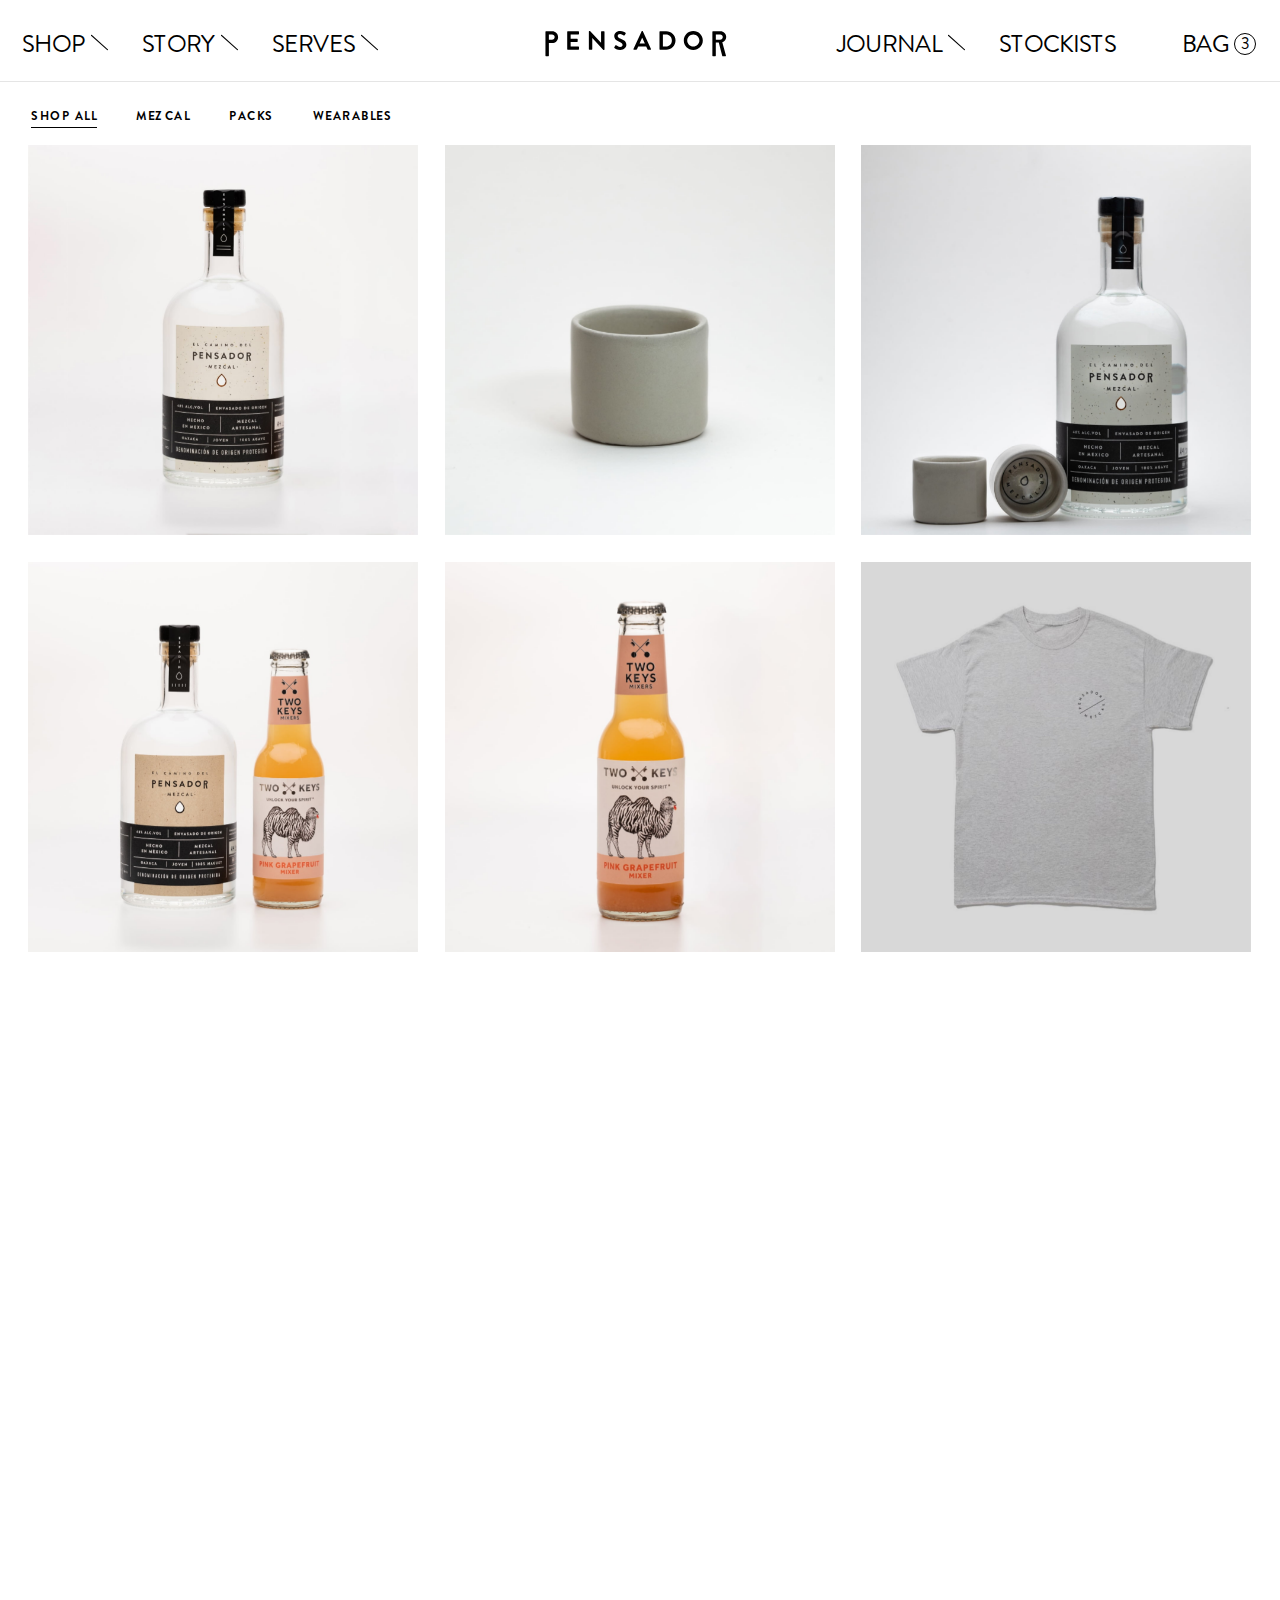
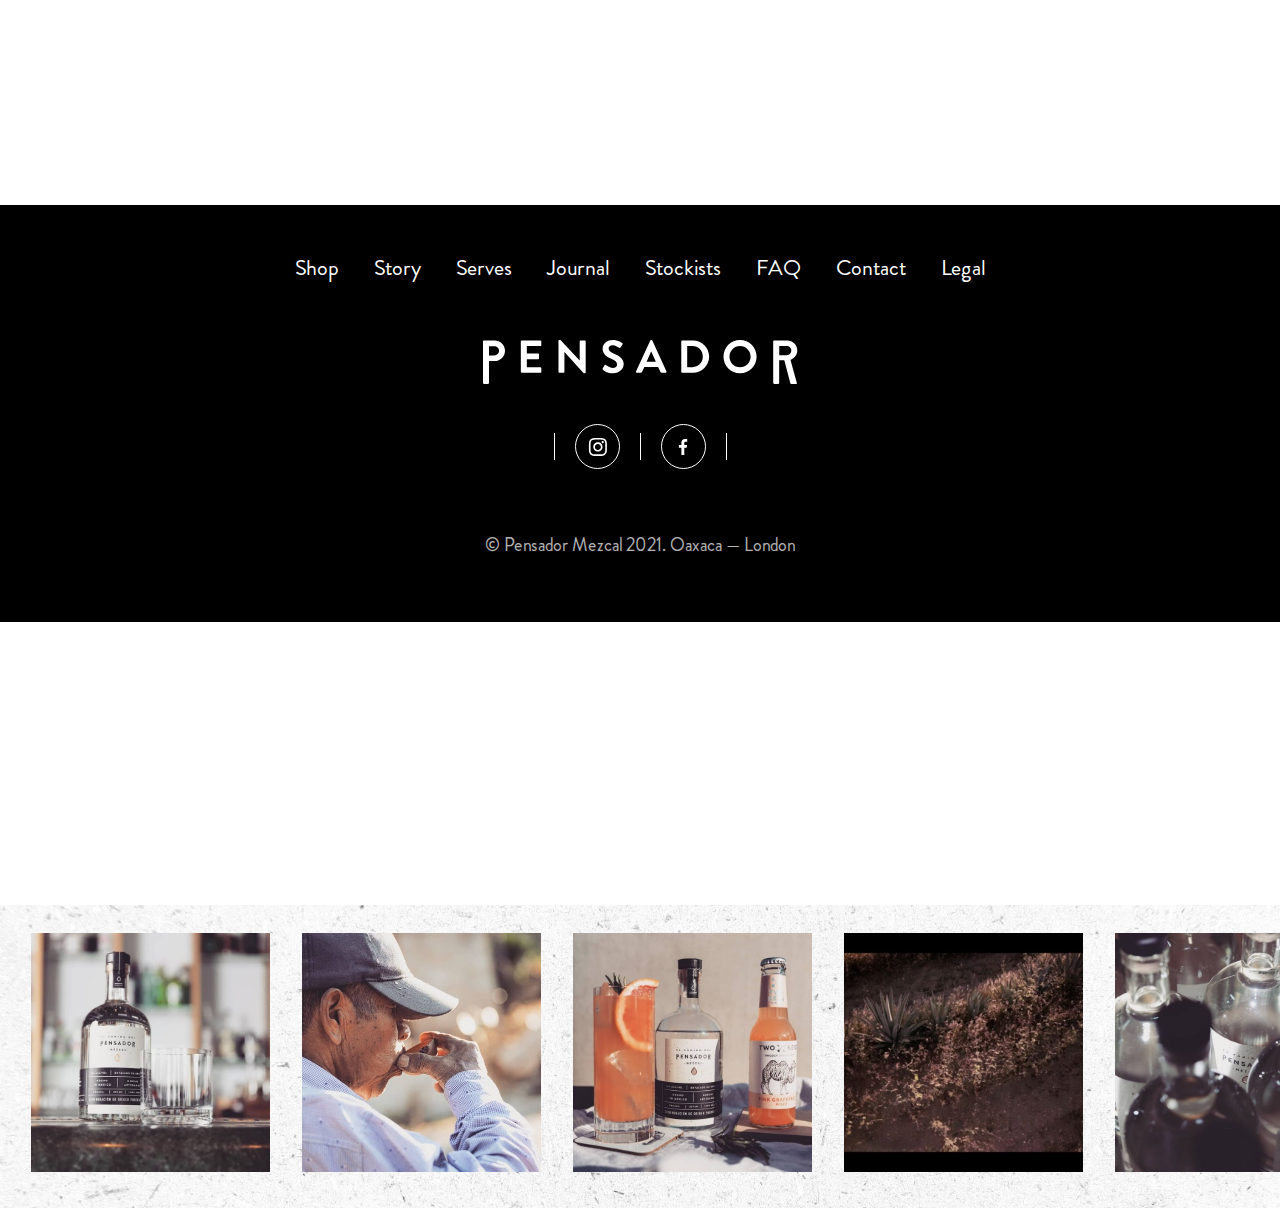
<file: shop.html>
<!DOCTYPE html>
<html lang="en">

<head>
    <meta charset="utf-8">
    <meta name="viewport" content="width=device-width, minimum-scale=1.0, maximum-scale=1.0, initial-scale=1.0, user-scalable=no">
    <meta name="format-detection" content="telephone=no">
    <title>Pensador | Shop</title>
    <link rel="stylesheet" href="css/slick-theme.css">
    <link rel="stylesheet" href="css/slick.css">
    <link type="text/css" rel="stylesheet" href="css/style.css">
</head>

<body>
    <main class="main-wrap shop">
        <!--  Beginning header section -->
        <header class="header-wrap">
            <div class="common-wrap clear">
                <div class="header-inner">
                    <div class="nav-wrap desk flex-box">
                        <div class="main-nav flex-box">
                            <div class="nav-left-bar">
                                <ul class="flex-box">
                                    <li><a href="#">SHOP</a></li>
                                    <li><a href="#">STORY</a></li>
                                    <li><a href="#">serves</a></li>
                                </ul>
                            </div>
                            <div class="desk-logo">
                                <a href="index.html"><img src="svgs/single-product/main-logo-black.svg" alt="main-logo"></a>
                            </div>
                            <div class="nav-right-bar">
                                <ul class="flex-box">
                                    <li><a href="#">Journal</a></li>
                                    <li class="search"><a href="#">Stockists</a></li>
                                </ul>
                            </div>
                        </div>
                        <div class="cart flex-box">
                            <img src="svgs/search-icon.svg" alt="">
                            <div class="cart-btn">
                                <em>BAG</em>
                                <dfn>3</dfn>
                            </div>
                        </div>
                    </div>
                    <div class="logo-wrap mobi">
                        <div class="phone-nav">
                            <div></div>
                        </div>
                        <div class="main-logo">
                            <a href="index.html"><img src="svgs/single-product/main-logo-black.svg" alt=""></a>
                        </div>
                        <div class="cart-counter">
                            <em class="cart-bag">3</em>
                        </div>
                    </div>
                </div>
            </div>
        </header>
        <!-- //End header section -->

        <!-- Beginning main content section -->
        <section class="main-content-wrap">

            <!-- Seller section beginning -->
            <section class="filter-tap-wrap">
                <div class="common-wrap clear">
                    <div class="filter-tap-inner">
                        <div class="filter-nav-wrap">
                            <div class="filter-nav mobi">
                                <ul>
                                    <li class="filter-left-nav shop-active"><a href="#">SHOP ALL</a></li>
                                    <li class="filter-right-nav"><a href="#">FILTER</a></li>
                                </ul>
                                <div class="filter-item-wrap">
                                    <div class="filter-item">
                                        <a href="#tab1">
                                            <figure><img src="img/shop/shop-all-cat-thumb@2x.png" srcset="img/shop/shop-all-cat-thumb.png 640w, img/shop/shop-all-cat-thumb@2x.png 1025w, img/shop/shop-all-cat-thumb@3x.png 1600w" sources="(min-width:1920px)640w, 1025w, 1600w, 100vw" alt="product"></figure>
                                            <p>SHOP ALL</p>
                                        </a>
                                    </div>
                                    <div class="filter-item">
                                        <a href="#tab2">
                                            <figure><img src="img/shop/mezcal-cat-thumb@2x.png" srcset="img/shop/mezcal-cat-thumb.png 640w, img/shop/mezcal-cat-thumb@2x.png 1025w, img/shop/mezcal-cat-thumb@3x.png 1600w" sources="(min-width:1920px)640w, 1025w, 1600w, 100vw" alt="product"></figure>
                                            <p>MEZCAL</p>
                                        </a>
                                    </div>
                                    <div class="filter-item">
                                        <a href="#tab3">
                                            <figure><img src="img/shop/packs-cat-thumb@2x.png" srcset="img/shop/packs-cat-thumb.png 640w, img/shop/packs-cat-thumb@2x.png 1025w, img/shop/packs-cat-thumb@3x.png 1600w" sources="(min-width:1920px)640w, 1025w, 1600w, 100vw" alt="product"></figure>
                                            <p>PACKS</p>
                                        </a>
                                    </div>
                                    <div class="filter-item">
                                        <a href="#tab4">
                                            <figure><img src="img/shop/wearables-cat-thumb@2x.png" srcset="img/shop/wearables-cat-thumb.png 640w, img/shop/wearables-cat-thumb@2x.png 1025w, img/shop/wearables-cat-thumb@3x.png 1600w" sources="(min-width:1920px)640w, 1025w, 1600w, 100vw" alt="product"></figure>
                                            <p>WEARABLES</p>
                                        </a>
                                    </div>
                                </div>
                            </div>
                            <div class="filter-tab-triger-wrap desk">
                                <ul>
                                    <li class="shop-active"><a href="#tab1">SHOP ALL</a></li>
                                    <li><a href="#tab2">MEZCAL</a></li>
                                    <li><a href="#tab3">PACKS</a></li>
                                    <li><a href="#tab4">WEARABLES</a></li>
                                </ul>
                            </div>
                        </div>
                        <div class="seller-tab-pages-wrap">
                            <div class="shop-item-wrap" id="tab1">
                                <div class="seller-item anim-el">
                                    <a href="single-product.html" class="seller-item-thumb animated-thumb">
                                        <figure>
                                            <img src='img/seller-thumb@2x.jpg' srcset='img/seller-thumb.jpg 640w, img/seller-thumb@2x.jpg 1025w, img/seller-thumb@3x.jpg 1600w' sources='(min-width:1920px)640w, 1025w, 1600w, 100vw' alt="" />
                                        </figure>
                                    </a>
                                    <div class="seller-item-content desk">
                                        <div class="first-content">
                                            <h5> <a href="single-product.html">PENSADOR COPITA</a></h5>
                                            <dfn>£ <em>12.00</em></dfn>
                                        </div>
                                        <div class="second-content">
                                            <div class="quantity-radio-wrap">
                                                <div class="radio-item">
                                                    <label class="checked">
                                                        <input type="radio" checked name="quantity-radio2"id="1" value="2">
                                                        <span class="checkmark" for="1">2</span>
                                                    </label>
                                                </div>
                                                <div class="radio-item">
                                                    <label class="checked">
                                                        <input type="radio" name="quantity-radio2" value="4">
                                                        <span class="checkmark">4</span>
                                                    </label>
                                                </div>
                                                <div class="radio-item">
                                                    <label class="checked">
                                                        <input type="radio" name="quantity-radio2" value="6">
                                                        <span class="checkmark">6</span>
                                                    </label>
                                                </div>
                                            </div>
                                            <a href="#" class="add-bag-btn">Add to bag - £<span></span>.00</a>
                                        </div>
                                    </div>
                                    <div class="seller-mobi-content mobi">
                                        <span>PENSADOR COPITA</span>
                                        <dfn>£12.00</dfn>
                                    </div>
                                </div>
                                <div class="seller-item anim-el">
                                    <a href="single-product.html" class="seller-item-thumb animated-thumb">
                                        <figure>
                                            <img src='img/seller-thumb2@2x.jpg' srcset='img/seller-thumb2.jpg 640w, img/seller-thumb2@2x.jpg 1025w, img/seller-thumb2@3x.jpg 1600w' sources='(min-width:1920px)640w, 1025w, 1600w, 100vw' alt="" />
                                        </figure>
                                    </a>
                                    <div class="seller-item-content desk">
                                        <div class="first-content">
                                            <h5> <a href="single-product.html">PENSADOR COPITA</a></h5>
                                            <dfn>£ <em>22.00</em></dfn>
                                        </div>
                                        <div class="second-content">
                                            <div class="quantity-radio-wrap">
                                                <div class="radio-item">
                                                    <label class="checked">
                                                        <input type="radio" checked name="quantity-radio2"id="1" value="2">
                                                        <span class="checkmark" for="1">2</span>
                                                    </label>
                                                </div>
                                                <div class="radio-item">
                                                    <label class="checked">
                                                        <input type="radio" name="quantity-radio2" value="4">
                                                        <span class="checkmark">4</span>
                                                    </label>
                                                </div>
                                                <div class="radio-item">
                                                    <label class="checked">
                                                        <input type="radio" name="quantity-radio2" value="6">
                                                        <span class="checkmark">6</span>
                                                    </label>
                                                </div>
                                            </div>
                                            <a href="#" class="add-bag-btn">Add to bag - £<span></span>.00</a>
                                        </div>
                                    </div>
                                    <div class="seller-mobi-content mobi">
                                        <span>PENSADOR COPITA</span>
                                        <dfn>£12.00</dfn>
                                    </div>
                                </div>
                                <div class="seller-item anim-el">
                                    <a href="single-product.html" class="seller-item-thumb animated-thumb">
                                        <figure>
                                            <img src='img/seller-thumb3@2x.jpg' srcset='img/seller-thumb3.jpg 640w, img/seller-thumb3@2x.jpg 1025w, img/seller-thumb3@3x.jpg 1600w' sources='(min-width:1920px)640w, 1025w, 1600w, 100vw' alt="" />
                                        </figure>
                                    </a>
                                    <div class="seller-item-content desk">
                                        <div class="first-content">
                                            <h5> <a href="single-product.html">PENSADOR COPITA</a></h5>
                                            <dfn>£ <em>12.00</em></dfn>
                                        </div>
                                        <div class="second-content">
                                            <div class="quantity-radio-wrap">
                                                <div class="radio-item">
                                                    <label class="checked">
                                                        <input type="radio" checked name="quantity-radio2"id="1" value="2">
                                                        <span class="checkmark" for="1">2</span>
                                                    </label>
                                                </div>
                                                <div class="radio-item">
                                                    <label class="checked">
                                                        <input type="radio" name="quantity-radio2" value="4">
                                                        <span class="checkmark">4</span>
                                                    </label>
                                                </div>
                                                <div class="radio-item">
                                                    <label class="checked">
                                                        <input type="radio" name="quantity-radio2" value="6">
                                                        <span class="checkmark">6</span>
                                                    </label>
                                                </div>
                                            </div>
                                            <a href="#" class="add-bag-btn">Add to bag - £<span></span>.00</a>
                                        </div>
                                    </div>
                                    <div class="seller-mobi-content mobi">
                                        <span>PENSADOR COPITA</span>
                                        <dfn>£12.00</dfn>
                                    </div>
                                </div>
                                <div class="seller-item anim-el">
                                    <a href="single-product.html" class="seller-item-thumb animated-thumb ">
                                        <figure>
                                            <img src='img/shop/product-thumb-4@2x.jpg' srcset='img/shop/product-thumb-4.jpg 640w, img/shop/product-thumb-4@2x.jpg 1025w, img/shop/product-thumb-4@3x.jpg 1600w' sources='(min-width:1920px)640w, 1025w, 1600w, 100vw' alt="" />
                                        </figure>
                                    </a>
                                    <div class="seller-item-content desk">
                                        <div class="first-content">
                                            <span>PENSADOR COPITA</span>
                                            <dfn>£ <em>12.00</em></dfn>
                                        </div>
                                        <div class="second-content">
                                            <div class="quantity-radio-wrap">
                                                <div class="radio-item">
                                                    <label class="checked">
                                                        <input type="radio" checked name="quantity-radio2"id="1" value="2">
                                                        <span class="checkmark" for="1">2</span>
                                                    </label>
                                                </div>
                                                <div class="radio-item">
                                                    <label class="checked">
                                                        <input type="radio" name="quantity-radio2" value="4">
                                                        <span class="checkmark">4</span>
                                                    </label>
                                                </div>
                                                <div class="radio-item">
                                                    <label class="checked">
                                                        <input type="radio" name="quantity-radio2" value="6">
                                                        <span class="checkmark">6</span>
                                                    </label>
                                                </div>
                                            </div>
                                            <a href="#" class="add-bag-btn">Add to bag - £<span>24</span>.00</a>
                                        </div>
                                    </div>
                                    <div class="seller-mobi-content mobi">
                                        <span>PENSADOR COPITA</span>
                                        <dfn>£12.00</dfn>
                                    </div>
                                </div>
                                <div class="seller-item anim-el">
                                    <a href="single-product.html" class="seller-item-thumb animated-thumb ">
                                        <figure>
                                            <img src='img/shop/product-thumb-5@2x.jpg' srcset='img/shop/product-thumb-5.jpg 640w, img/shop/product-thumb-5@2x.jpg 1025w, img/shop/product-thumb-5@3x.jpg 1600w' sources='(min-width:1920px)640w, 1025w, 1600w, 100vw' alt="" />
                                        </figure>
                                    </a>
                                    <div class="seller-item-content desk">
                                        <div class="first-content">
                                            <span>PENSADOR COPITA</span>
                                            <dfn>£ <em>12.00</em></dfn>
                                        </div>
                                        <div class="second-content">
                                            <div class="quantity-radio-wrap">
                                                <div class="radio-item">
                                                    <label class="checked">
                                                        <input type="radio" checked name="quantity-radio2"id="1" value="2">
                                                        <span class="checkmark" for="1">2</span>
                                                    </label>
                                                </div>
                                                <div class="radio-item">
                                                    <label class="checked">
                                                        <input type="radio" name="quantity-radio2" value="4">
                                                        <span class="checkmark">4</span>
                                                    </label>
                                                </div>
                                                <div class="radio-item">
                                                    <label class="checked">
                                                        <input type="radio" name="quantity-radio2" value="6">
                                                        <span class="checkmark">6</span>
                                                    </label>
                                                </div>
                                            </div>
                                            <a href="#" class="add-bag-btn">Add to bag - £<span>24</span>.00</a>
                                        </div>
                                    </div>
                                    <div class="seller-mobi-content mobi">
                                        <span>PENSADOR COPITA</span>
                                        <dfn>£12.00</dfn>
                                    </div>
                                </div>
                                <div class="seller-item anim-el">
                                    <a href="single-product.html" class="seller-item-thumb animated-thumb ">
                                        <figure>
                                            <img src='img/shop/product-thumb-6@2x.jpg' srcset='img/shop/product-thumb-6.jpg 640w, img/shop/product-thumb-6@2x.jpg 1025w, img/shop/product-thumb-6@3x.jpg 1600w' sources='(min-width:1920px)640w, 1025w, 1600w, 100vw' alt="" />
                                        </figure>
                                    </a>
                                    <div class="seller-item-content desk">
                                        <div class="first-content">
                                            <span>PENSADOR COPITA</span>
                                            <dfn>£ <em>12.00</em></dfn>
                                        </div>
                                        <div class="second-content">
                                            <div class="quantity-radio-wrap">
                                                <div class="radio-item">
                                                    <label class="checked">
                                                        <input type="radio" checked name="quantity-radio2"id="1" value="2">
                                                        <span class="checkmark" for="1">2</span>
                                                    </label>
                                                </div>
                                                <div class="radio-item">
                                                    <label class="checked">
                                                        <input type="radio" name="quantity-radio2" value="4">
                                                        <span class="checkmark">4</span>
                                                    </label>
                                                </div>
                                                <div class="radio-item">
                                                    <label class="checked">
                                                        <input type="radio" name="quantity-radio2" value="6">
                                                        <span class="checkmark">6</span>
                                                    </label>
                                                </div>
                                            </div>
                                            <a href="#" class="add-bag-btn">Add to bag - £<span>24</span>.00</a>
                                        </div>
                                    </div>
                                    <div class="seller-mobi-content mobi">
                                        <span>PENSADOR COPITA</span>
                                        <dfn>£12.00</dfn>
                                    </div>
                                </div>
                                <div class="seller-item anim-el">
                                    <a href="single-product.html" class="seller-item-thumb animated-thumb ">
                                        <figure>
                                            <img src='img/shop/product-thumb-7@2x.jpg' srcset='img/shop/product-thumb-7.jpg 640w, img/shop/product-thumb-7@2x.jpg 1025w, img/shop/product-thumb-7@3x.jpg 1600w' sources='(min-width:1920px)640w, 1025w, 1600w, 100vw' alt="" />
                                        </figure>
                                    </a>
                                    <div class="seller-item-content desk">
                                        <div class="first-content">
                                            <span>PENSADOR COPITA</span>
                                            <dfn>£ <em>12.00</em></dfn>
                                        </div>
                                        <div class="second-content">
                                            <div class="quantity-radio-wrap">
                                                <div class="radio-item">
                                                    <label class="checked">
                                                        <input type="radio" checked name="quantity-radio2"id="1" value="2">
                                                        <span class="checkmark" for="1">2</span>
                                                    </label>
                                                </div>
                                                <div class="radio-item">
                                                    <label class="checked">
                                                        <input type="radio" name="quantity-radio2" value="4">
                                                        <span class="checkmark">4</span>
                                                    </label>
                                                </div>
                                                <div class="radio-item">
                                                    <label class="checked">
                                                        <input type="radio" name="quantity-radio2" value="6">
                                                        <span class="checkmark">6</span>
                                                    </label>
                                                </div>
                                            </div>
                                            <a href="#" class="add-bag-btn">Add to bag - £<span>24</span>.00</a>
                                        </div>
                                    </div>
                                    <div class="seller-mobi-content mobi">
                                        <span>PENSADOR COPITA</span>
                                        <dfn>£12.00</dfn>
                                    </div>
                                </div>
                                <div class="seller-item anim-el">
                                    <a href="single-product.html" class="seller-item-thumb animated-thumb ">
                                        <figure>
                                            <img src='img/shop/product-thumb-8@2x.jpg' srcset='img/shop/product-thumb-8.jpg 640w, img/shop/product-thumb-8@2x.jpg 1025w, img/shop/product-thumb-8@3x.jpg 1600w' sources='(min-width:1920px)640w, 1025w, 1600w, 100vw' alt="" />
                                        </figure>
                                    </a>
                                    <div class="seller-item-content desk">
                                        <div class="first-content">
                                            <span>PENSADOR COPITA</span>
                                            <dfn>£ <em>12.00</em></dfn>
                                        </div>
                                        <div class="second-content">
                                            <div class="quantity-radio-wrap">
                                                <div class="radio-item">
                                                    <label class="checked">
                                                        <input type="radio" checked name="quantity-radio2"id="1" value="2">
                                                        <span class="checkmark" for="1">2</span>
                                                    </label>
                                                </div>
                                                <div class="radio-item">
                                                    <label class="checked">
                                                        <input type="radio" name="quantity-radio2" value="4">
                                                        <span class="checkmark">4</span>
                                                    </label>
                                                </div>
                                                <div class="radio-item">
                                                    <label class="checked">
                                                        <input type="radio" name="quantity-radio2" value="6">
                                                        <span class="checkmark">6</span>
                                                    </label>
                                                </div>
                                            </div>
                                            <a href="#" class="add-bag-btn">Add to bag - £<span>24</span>.00</a>
                                        </div>
                                    </div>
                                    <div class="seller-mobi-content mobi">
                                        <span>PENSADOR COPITA</span>
                                        <dfn>£12.00</dfn>
                                    </div>
                                </div>
                                <div class="seller-item anim-el">
                                    <a href="single-product.html" class="seller-item-thumb animated-thumb ">
                                        <figure>
                                            <img src='img/shop/product-thumb-9@2x.jpg' srcset='img/shop/product-thumb-9.jpg 640w, img/shop/product-thumb-9@2x.jpg 1025w, img/shop/product-thumb-9@3x.jpg 1600w' sources='(min-width:1920px)640w, 1025w, 1600w, 100vw' alt="" />
                                        </figure>
                                    </a>
                                    <div class="seller-item-content desk">
                                        <div class="first-content">
                                            <span>PENSADOR COPITA</span>
                                            <dfn>£ <em>12.00</em></dfn>
                                        </div>
                                        <div class="second-content">
                                            <div class="quantity-radio-wrap">
                                                <div class="radio-item">
                                                    <label class="checked">
                                                        <input type="radio" checked name="quantity-radio2"id="1" value="2">
                                                        <span class="checkmark" for="1">2</span>
                                                    </label>
                                                </div>
                                                <div class="radio-item">
                                                    <label class="checked">
                                                        <input type="radio" name="quantity-radio2" value="4">
                                                        <span class="checkmark">4</span>
                                                    </label>
                                                </div>
                                                <div class="radio-item">
                                                    <label class="checked">
                                                        <input type="radio" name="quantity-radio2" value="6">
                                                        <span class="checkmark">6</span>
                                                    </label>
                                                </div>
                                            </div>
                                            <a href="#" class="add-bag-btn">Add to bag - £<span>24</span>.00</a>
                                        </div>
                                    </div>
                                    <div class="seller-mobi-content mobi">
                                        <span>PENSADOR COPITA</span>
                                        <dfn>£12.00</dfn>
                                    </div>
                                </div>
                            </div>
                            <div class="shop-item-wrap" id="tab2">

                                <div class="seller-item anim-el">
                                    <a href="single-product.html" class="seller-item-thumb animated-thumb ">
                                        <figure>
                                            <img src='img/shop/product-thumb-4@2x.jpg' srcset='img/shop/product-thumb-4.jpg 640w, img/shop/product-thumb-4@2x.jpg 1025w, img/shop/product-thumb-4@3x.jpg 1600w' sources='(min-width:1920px)640w, 1025w, 1600w, 100vw' alt="" />
                                        </figure>
                                    </a>
                                    <div class="seller-item-content desk">
                                        <div class="first-content">
                                            <span>PENSADOR COPITA</span>
                                            <dfn>£ <em>12.00</em></dfn>
                                        </div>
                                        <div class="second-content">
                                            <div class="quantity-radio-wrap">
                                                <div class="radio-item">
                                                    <label class="checked">
                                                        <input type="radio" checked name="quantity-radio2"id="1" value="2">
                                                        <span class="checkmark" for="1">2</span>
                                                    </label>
                                                </div>
                                                <div class="radio-item">
                                                    <label class="checked">
                                                        <input type="radio" name="quantity-radio2" value="4">
                                                        <span class="checkmark">4</span>
                                                    </label>
                                                </div>
                                                <div class="radio-item">
                                                    <label class="checked">
                                                        <input type="radio" name="quantity-radio2" value="6">
                                                        <span class="checkmark">6</span>
                                                    </label>
                                                </div>
                                            </div>
                                            <a href="#" class="add-bag-btn">Add to bag - £<span>24</span>.00</a>
                                        </div>
                                    </div>
                                    <div class="seller-mobi-content mobi">
                                        <span>PENSADOR COPITA</span>
                                        <dfn>£12.00</dfn>
                                    </div>
                                </div>
                                <div class="seller-item anim-el">
                                    <a href="single-product.html" class="seller-item-thumb animated-thumb ">
                                        <figure>
                                            <img src='img/shop/product-thumb-5@2x.jpg' srcset='img/shop/product-thumb-5.jpg 640w, img/shop/product-thumb-5@2x.jpg 1025w, img/shop/product-thumb-5@3x.jpg 1600w' sources='(min-width:1920px)640w, 1025w, 1600w, 100vw' alt="" />
                                        </figure>
                                    </a>
                                    <div class="seller-item-content desk">
                                        <div class="first-content">
                                            <span>PENSADOR COPITA</span>
                                            <dfn>£ <em>12.00</em></dfn>
                                        </div>
                                        <div class="second-content">
                                            <div class="quantity-radio-wrap">
                                                <div class="radio-item">
                                                    <label class="checked">
                                                        <input type="radio" checked name="quantity-radio2"id="1" value="2">
                                                        <span class="checkmark" for="1">2</span>
                                                    </label>
                                                </div>
                                                <div class="radio-item">
                                                    <label class="checked">
                                                        <input type="radio" name="quantity-radio2" value="4">
                                                        <span class="checkmark">4</span>
                                                    </label>
                                                </div>
                                                <div class="radio-item">
                                                    <label class="checked">
                                                        <input type="radio" name="quantity-radio2" value="6">
                                                        <span class="checkmark">6</span>
                                                    </label>
                                                </div>
                                            </div>
                                            <a href="#" class="add-bag-btn">Add to bag - £<span>24</span>.00</a>
                                        </div>
                                    </div>
                                    <div class="seller-mobi-content mobi">
                                        <span>PENSADOR COPITA</span>
                                        <dfn>£12.00</dfn>
                                    </div>
                                </div>
                                <div class="seller-item anim-el">
                                    <a href="single-product.html" class="seller-item-thumb animated-thumb ">
                                        <figure>
                                            <img src='img/shop/product-thumb-6@2x.jpg' srcset='img/shop/product-thumb-6.jpg 640w, img/shop/product-thumb-6@2x.jpg 1025w, img/shop/product-thumb-6@3x.jpg 1600w' sources='(min-width:1920px)640w, 1025w, 1600w, 100vw' alt="" />
                                        </figure>
                                    </a>
                                    <div class="seller-item-content desk">
                                        <div class="first-content">
                                            <span>PENSADOR COPITA</span>
                                            <dfn>£ <em>12.00</em></dfn>
                                        </div>
                                        <div class="second-content">
                                            <div class="quantity-radio-wrap">
                                                <div class="radio-item">
                                                    <label class="checked">
                                                        <input type="radio" checked name="quantity-radio2"id="1" value="2">
                                                        <span class="checkmark" for="1">2</span>
                                                    </label>
                                                </div>
                                                <div class="radio-item">
                                                    <label class="checked">
                                                        <input type="radio" name="quantity-radio2" value="4">
                                                        <span class="checkmark">4</span>
                                                    </label>
                                                </div>
                                                <div class="radio-item">
                                                    <label class="checked">
                                                        <input type="radio" name="quantity-radio2" value="6">
                                                        <span class="checkmark">6</span>
                                                    </label>
                                                </div>
                                            </div>
                                            <a href="#" class="add-bag-btn">Add to bag - £<span>24</span>.00</a>
                                        </div>
                                    </div>
                                    <div class="seller-mobi-content mobi">
                                        <span>PENSADOR COPITA</span>
                                        <dfn>£12.00</dfn>
                                    </div>
                                </div>
                                <div class="seller-item anim-el">
                                    <a href="single-product.html" class="seller-item-thumb animated-thumb ">
                                        <figure>
                                            <img src='img/shop/product-thumb-7@2x.jpg' srcset='img/shop/product-thumb-7.jpg 640w, img/shop/product-thumb-7@2x.jpg 1025w, img/shop/product-thumb-7@3x.jpg 1600w' sources='(min-width:1920px)640w, 1025w, 1600w, 100vw' alt="" />
                                        </figure>
                                    </a>
                                    <div class="seller-item-content desk">
                                        <div class="first-content">
                                            <span>PENSADOR COPITA</span>
                                            <dfn>£ <em>12.00</em></dfn>
                                        </div>
                                        <div class="second-content">
                                            <div class="quantity-radio-wrap">
                                                <div class="radio-item">
                                                    <label class="checked">
                                                        <input type="radio" checked name="quantity-radio2"id="1" value="2">
                                                        <span class="checkmark" for="1">2</span>
                                                    </label>
                                                </div>
                                                <div class="radio-item">
                                                    <label class="checked">
                                                        <input type="radio" name="quantity-radio2" value="4">
                                                        <span class="checkmark">4</span>
                                                    </label>
                                                </div>
                                                <div class="radio-item">
                                                    <label class="checked">
                                                        <input type="radio" name="quantity-radio2" value="6">
                                                        <span class="checkmark">6</span>
                                                    </label>
                                                </div>
                                            </div>
                                            <a href="#" class="add-bag-btn">Add to bag - £<span>24</span>.00</a>
                                        </div>
                                    </div>
                                    <div class="seller-mobi-content mobi">
                                        <span>PENSADOR COPITA</span>
                                        <dfn>£12.00</dfn>
                                    </div>
                                </div>
                                <div class="seller-item anim-el">
                                    <a href="single-product.html" class="seller-item-thumb animated-thumb ">
                                        <figure>
                                            <img src='img/shop/product-thumb-8@2x.jpg' srcset='img/shop/product-thumb-8.jpg 640w, img/shop/product-thumb-8@2x.jpg 1025w, img/shop/product-thumb-8@3x.jpg 1600w' sources='(min-width:1920px)640w, 1025w, 1600w, 100vw' alt="" />
                                        </figure>
                                    </a>
                                    <div class="seller-item-content desk">
                                        <div class="first-content">
                                            <span>PENSADOR COPITA</span>
                                            <dfn>£ <em>12.00</em></dfn>
                                        </div>
                                        <div class="second-content">
                                            <div class="quantity-radio-wrap">
                                                <div class="radio-item">
                                                    <label class="checked">
                                                        <input type="radio" checked name="quantity-radio2"id="1" value="2">
                                                        <span class="checkmark" for="1">2</span>
                                                    </label>
                                                </div>
                                                <div class="radio-item">
                                                    <label class="checked">
                                                        <input type="radio" name="quantity-radio2" value="4">
                                                        <span class="checkmark">4</span>
                                                    </label>
                                                </div>
                                                <div class="radio-item">
                                                    <label class="checked">
                                                        <input type="radio" name="quantity-radio2" value="6">
                                                        <span class="checkmark">6</span>
                                                    </label>
                                                </div>
                                            </div>
                                            <a href="#" class="add-bag-btn">Add to bag - £<span>24</span>.00</a>
                                        </div>
                                    </div>
                                    <div class="seller-mobi-content mobi">
                                        <span>PENSADOR COPITA</span>
                                        <dfn>£12.00</dfn>
                                    </div>
                                </div>
                                <div class="seller-item anim-el">
                                    <a href="single-product.html" class="seller-item-thumb animated-thumb ">
                                        <figure>
                                            <img src='img/shop/product-thumb-9@2x.jpg' srcset='img/shop/product-thumb-9.jpg 640w, img/shop/product-thumb-9@2x.jpg 1025w, img/shop/product-thumb-9@3x.jpg 1600w' sources='(min-width:1920px)640w, 1025w, 1600w, 100vw' alt="" />
                                        </figure>
                                    </a>
                                    <div class="seller-item-content desk">
                                        <div class="first-content">
                                            <span>PENSADOR COPITA</span>
                                            <dfn>£ <em>12.00</em></dfn>
                                        </div>
                                        <div class="second-content">
                                            <div class="quantity-radio-wrap">
                                                <div class="radio-item">
                                                    <label class="checked">
                                                        <input type="radio" checked name="quantity-radio2"id="1" value="2">
                                                        <span class="checkmark" for="1">2</span>
                                                    </label>
                                                </div>
                                                <div class="radio-item">
                                                    <label class="checked">
                                                        <input type="radio" name="quantity-radio2" value="4">
                                                        <span class="checkmark">4</span>
                                                    </label>
                                                </div>
                                                <div class="radio-item">
                                                    <label class="checked">
                                                        <input type="radio" name="quantity-radio2" value="6">
                                                        <span class="checkmark">6</span>
                                                    </label>
                                                </div>
                                            </div>
                                            <a href="#" class="add-bag-btn">Add to bag - £<span>24</span>.00</a>
                                        </div>
                                    </div>
                                    <div class="seller-mobi-content mobi">
                                        <span>PENSADOR COPITA</span>
                                        <dfn>£12.00</dfn>
                                    </div>
                                </div>

                                <div class="seller-item anim-el">
                                    <a href="single-product.html" class="seller-item-thumb animated-thumb ">
                                        <figure>
                                            <img src='img/shop/product-thumb-4@2x.jpg' srcset='img/shop/product-thumb-4.jpg 640w, img/shop/product-thumb-4@2x.jpg 1025w, img/shop/product-thumb-4@3x.jpg 1600w' sources='(min-width:1920px)640w, 1025w, 1600w, 100vw' alt="" />
                                        </figure>
                                    </a>
                                    <div class="seller-item-content desk">
                                        <div class="first-content">
                                            <span>PENSADOR COPITA</span>
                                            <dfn>£ <em>12.00</em></dfn>
                                        </div>
                                        <div class="second-content">
                                            <div class="quantity-radio-wrap">
                                                <div class="radio-item">
                                                    <label class="checked">
                                                        <input type="radio" checked name="quantity-radio2"id="1" value="2">
                                                        <span class="checkmark" for="1">2</span>
                                                    </label>
                                                </div>
                                                <div class="radio-item">
                                                    <label class="checked">
                                                        <input type="radio" name="quantity-radio2" value="4">
                                                        <span class="checkmark">4</span>
                                                    </label>
                                                </div>
                                                <div class="radio-item">
                                                    <label class="checked">
                                                        <input type="radio" name="quantity-radio2" value="6">
                                                        <span class="checkmark">6</span>
                                                    </label>
                                                </div>
                                            </div>
                                            <a href="#" class="add-bag-btn">Add to bag - £<span>24</span>.00</a>
                                        </div>
                                    </div>
                                    <div class="seller-mobi-content mobi">
                                        <span>PENSADOR COPITA</span>
                                        <dfn>£12.00</dfn>
                                    </div>
                                </div>
                                <div class="seller-item anim-el">
                                    <a href="single-product.html" class="seller-item-thumb animated-thumb ">
                                        <figure>
                                            <img src='img/shop/product-thumb-5@2x.jpg' srcset='img/shop/product-thumb-5.jpg 640w, img/shop/product-thumb-5@2x.jpg 1025w, img/shop/product-thumb-5@3x.jpg 1600w' sources='(min-width:1920px)640w, 1025w, 1600w, 100vw' alt="" />
                                        </figure>
                                    </a>
                                    <div class="seller-item-content desk">
                                        <div class="first-content">
                                            <span>PENSADOR COPITA</span>
                                            <dfn>£ <em>12.00</em></dfn>
                                        </div>
                                        <div class="second-content">
                                            <div class="quantity-radio-wrap">
                                                <div class="radio-item">
                                                    <label class="checked">
                                                        <input type="radio" checked name="quantity-radio2"id="1" value="2">
                                                        <span class="checkmark" for="1">2</span>
                                                    </label>
                                                </div>
                                                <div class="radio-item">
                                                    <label class="checked">
                                                        <input type="radio" name="quantity-radio2" value="4">
                                                        <span class="checkmark">4</span>
                                                    </label>
                                                </div>
                                                <div class="radio-item">
                                                    <label class="checked">
                                                        <input type="radio" name="quantity-radio2" value="6">
                                                        <span class="checkmark">6</span>
                                                    </label>
                                                </div>
                                            </div>
                                            <a href="#" class="add-bag-btn">Add to bag - £<span>24</span>.00</a>
                                        </div>
                                    </div>
                                    <div class="seller-mobi-content mobi">
                                        <span>PENSADOR COPITA</span>
                                        <dfn>£12.00</dfn>
                                    </div>
                                </div>
                                <div class="seller-item anim-el">
                                    <a href="single-product.html" class="seller-item-thumb animated-thumb ">
                                        <figure>
                                            <img src='img/shop/product-thumb-6@2x.jpg' srcset='img/shop/product-thumb-6.jpg 640w, img/shop/product-thumb-6@2x.jpg 1025w, img/shop/product-thumb-6@3x.jpg 1600w' sources='(min-width:1920px)640w, 1025w, 1600w, 100vw' alt="" />
                                        </figure>
                                    </a>
                                    <div class="seller-item-content desk">
                                        <div class="first-content">
                                            <span>PENSADOR COPITA</span>
                                            <dfn>£ <em>12.00</em></dfn>
                                        </div>
                                        <div class="second-content">
                                            <div class="quantity-radio-wrap">
                                                <div class="radio-item">
                                                    <label class="checked">
                                                        <input type="radio" checked name="quantity-radio2"id="1" value="2">
                                                        <span class="checkmark" for="1">2</span>
                                                    </label>
                                                </div>
                                                <div class="radio-item">
                                                    <label class="checked">
                                                        <input type="radio" name="quantity-radio2" value="4">
                                                        <span class="checkmark">4</span>
                                                    </label>
                                                </div>
                                                <div class="radio-item">
                                                    <label class="checked">
                                                        <input type="radio" name="quantity-radio2" value="6">
                                                        <span class="checkmark">6</span>
                                                    </label>
                                                </div>
                                            </div>
                                            <a href="#" class="add-bag-btn">Add to bag - £<span>24</span>.00</a>
                                        </div>
                                    </div>
                                    <div class="seller-mobi-content mobi">
                                        <span>PENSADOR COPITA</span>
                                        <dfn>£12.00</dfn>
                                    </div>
                                </div>
                                <div class="seller-item anim-el">
                                    <a href="single-product.html" class="seller-item-thumb animated-thumb ">
                                        <figure>
                                            <img src='img/shop/product-thumb-7@2x.jpg' srcset='img/shop/product-thumb-7.jpg 640w, img/shop/product-thumb-7@2x.jpg 1025w, img/shop/product-thumb-7@3x.jpg 1600w' sources='(min-width:1920px)640w, 1025w, 1600w, 100vw' alt="" />
                                        </figure>
                                    </a>
                                    <div class="seller-item-content desk">
                                        <div class="first-content">
                                            <span>PENSADOR COPITA</span>
                                            <dfn>£ <em>12.00</em></dfn>
                                        </div>
                                        <div class="second-content">
                                            <div class="quantity-radio-wrap">
                                                <div class="radio-item">
                                                    <label class="checked">
                                                        <input type="radio" checked name="quantity-radio2"id="1" value="2">
                                                        <span class="checkmark" for="1">2</span>
                                                    </label>
                                                </div>
                                                <div class="radio-item">
                                                    <label class="checked">
                                                        <input type="radio" name="quantity-radio2" value="4">
                                                        <span class="checkmark">4</span>
                                                    </label>
                                                </div>
                                                <div class="radio-item">
                                                    <label class="checked">
                                                        <input type="radio" name="quantity-radio2" value="6">
                                                        <span class="checkmark">6</span>
                                                    </label>
                                                </div>
                                            </div>
                                            <a href="#" class="add-bag-btn">Add to bag - £<span>24</span>.00</a>
                                        </div>
                                    </div>
                                    <div class="seller-mobi-content mobi">
                                        <span>PENSADOR COPITA</span>
                                        <dfn>£12.00</dfn>
                                    </div>
                                </div>
                                <div class="seller-item anim-el">
                                    <a href="single-product.html" class="seller-item-thumb animated-thumb ">
                                        <figure>
                                            <img src='img/shop/product-thumb-8@2x.jpg' srcset='img/shop/product-thumb-8.jpg 640w, img/shop/product-thumb-8@2x.jpg 1025w, img/shop/product-thumb-8@3x.jpg 1600w' sources='(min-width:1920px)640w, 1025w, 1600w, 100vw' alt="" />
                                        </figure>
                                    </a>
                                    <div class="seller-item-content desk">
                                        <div class="first-content">
                                            <span>PENSADOR COPITA</span>
                                            <dfn>£ <em>12.00</em></dfn>
                                        </div>
                                        <div class="second-content">
                                            <div class="quantity-radio-wrap">
                                                <div class="radio-item">
                                                    <label class="checked">
                                                        <input type="radio" checked name="quantity-radio2"id="1" value="2">
                                                        <span class="checkmark" for="1">2</span>
                                                    </label>
                                                </div>
                                                <div class="radio-item">
                                                    <label class="checked">
                                                        <input type="radio" name="quantity-radio2" value="4">
                                                        <span class="checkmark">4</span>
                                                    </label>
                                                </div>
                                                <div class="radio-item">
                                                    <label class="checked">
                                                        <input type="radio" name="quantity-radio2" value="6">
                                                        <span class="checkmark">6</span>
                                                    </label>
                                                </div>
                                            </div>
                                            <a href="#" class="add-bag-btn">Add to bag - £<span>24</span>.00</a>
                                        </div>
                                    </div>
                                    <div class="seller-mobi-content mobi">
                                        <span>PENSADOR COPITA</span>
                                        <dfn>£12.00</dfn>
                                    </div>
                                </div>
                                <div class="seller-item anim-el">
                                    <a href="single-product.html" class="seller-item-thumb animated-thumb ">
                                        <figure>
                                            <img src='img/shop/product-thumb-9@2x.jpg' srcset='img/shop/product-thumb-9.jpg 640w, img/shop/product-thumb-9@2x.jpg 1025w, img/shop/product-thumb-9@3x.jpg 1600w' sources='(min-width:1920px)640w, 1025w, 1600w, 100vw' alt="" />
                                        </figure>
                                    </a>
                                    <div class="seller-item-content desk">
                                        <div class="first-content">
                                            <span>PENSADOR COPITA</span>
                                            <dfn>£ <em>12.00</em></dfn>
                                        </div>
                                        <div class="second-content">
                                            <div class="quantity-radio-wrap">
                                                <div class="radio-item">
                                                    <label class="checked">
                                                        <input type="radio" checked name="quantity-radio2"id="1" value="2">
                                                        <span class="checkmark" for="1">2</span>
                                                    </label>
                                                </div>
                                                <div class="radio-item">
                                                    <label class="checked">
                                                        <input type="radio" name="quantity-radio2" value="4">
                                                        <span class="checkmark">4</span>
                                                    </label>
                                                </div>
                                                <div class="radio-item">
                                                    <label class="checked">
                                                        <input type="radio" name="quantity-radio2" value="6">
                                                        <span class="checkmark">6</span>
                                                    </label>
                                                </div>
                                            </div>
                                            <a href="#" class="add-bag-btn">Add to bag - £<span>24</span>.00</a>
                                        </div>
                                    </div>
                                    <div class="seller-mobi-content mobi">
                                        <span>PENSADOR COPITA</span>
                                        <dfn>£12.00</dfn>
                                    </div>
                                </div>
                            </div>
                            <div class="shop-item-wrap" id="tab3">

                                <div class="seller-item anim-el">
                                    <a href="single-product.html" class="seller-item-thumb animated-thumb ">
                                        <figure>
                                            <img src='img/shop/product-thumb-6@2x.jpg' srcset='img/shop/product-thumb-6.jpg 640w, img/shop/product-thumb-6@2x.jpg 1025w, img/shop/product-thumb-6@3x.jpg 1600w' sources='(min-width:1920px)640w, 1025w, 1600w, 100vw' alt="" />
                                        </figure>
                                    </a>
                                    <div class="seller-item-content desk">
                                        <div class="first-content">
                                            <span>PENSADOR COPITA</span>
                                            <dfn>£ <em>12.00</em></dfn>
                                        </div>
                                        <div class="second-content">
                                            <div class="quantity-radio-wrap">
                                                <div class="radio-item">
                                                    <label class="checked">
                                                        <input type="radio" checked name="quantity-radio2"id="1" value="2">
                                                        <span class="checkmark" for="1">2</span>
                                                    </label>
                                                </div>
                                                <div class="radio-item">
                                                    <label class="checked">
                                                        <input type="radio" name="quantity-radio2" value="4">
                                                        <span class="checkmark">4</span>
                                                    </label>
                                                </div>
                                                <div class="radio-item">
                                                    <label class="checked">
                                                        <input type="radio" name="quantity-radio2" value="6">
                                                        <span class="checkmark">6</span>
                                                    </label>
                                                </div>
                                            </div>
                                            <a href="#" class="add-bag-btn">Add to bag - £<span>24</span>.00</a>
                                        </div>
                                    </div>
                                    <div class="seller-mobi-content mobi">
                                        <span>PENSADOR COPITA</span>
                                        <dfn>£12.00</dfn>
                                    </div>
                                </div>
                                <div class="seller-item anim-el">
                                    <a href="single-product.html" class="seller-item-thumb animated-thumb ">
                                        <figure>
                                            <img src='img/shop/product-thumb-7@2x.jpg' srcset='img/shop/product-thumb-7.jpg 640w, img/shop/product-thumb-7@2x.jpg 1025w, img/shop/product-thumb-7@3x.jpg 1600w' sources='(min-width:1920px)640w, 1025w, 1600w, 100vw' alt="" />
                                        </figure>
                                    </a>
                                    <div class="seller-item-content desk">
                                        <div class="first-content">
                                            <span>PENSADOR COPITA</span>
                                            <dfn>£ <em>12.00</em></dfn>
                                        </div>
                                        <div class="second-content">
                                            <div class="quantity-radio-wrap">
                                                <div class="radio-item">
                                                    <label class="checked">
                                                        <input type="radio" checked name="quantity-radio2"id="1" value="2">
                                                        <span class="checkmark" for="1">2</span>
                                                    </label>
                                                </div>
                                                <div class="radio-item">
                                                    <label class="checked">
                                                        <input type="radio" name="quantity-radio2" value="4">
                                                        <span class="checkmark">4</span>
                                                    </label>
                                                </div>
                                                <div class="radio-item">
                                                    <label class="checked">
                                                        <input type="radio" name="quantity-radio2" value="6">
                                                        <span class="checkmark">6</span>
                                                    </label>
                                                </div>
                                            </div>
                                            <a href="#" class="add-bag-btn">Add to bag - £<span>24</span>.00</a>
                                        </div>
                                    </div>
                                    <div class="seller-mobi-content mobi">
                                        <span>PENSADOR COPITA</span>
                                        <dfn>£12.00</dfn>
                                    </div>
                                </div>
                                <div class="seller-item anim-el">
                                    <a href="single-product.html" class="seller-item-thumb animated-thumb ">
                                        <figure>
                                            <img src='img/shop/product-thumb-8@2x.jpg' srcset='img/shop/product-thumb-8.jpg 640w, img/shop/product-thumb-8@2x.jpg 1025w, img/shop/product-thumb-8@3x.jpg 1600w' sources='(min-width:1920px)640w, 1025w, 1600w, 100vw' alt="" />
                                        </figure>
                                    </a>
                                    <div class="seller-item-content desk">
                                        <div class="first-content">
                                            <span>PENSADOR COPITA</span>
                                            <dfn>£ <em>12.00</em></dfn>
                                        </div>
                                        <div class="second-content">
                                            <div class="quantity-radio-wrap">
                                                <div class="radio-item">
                                                    <label class="checked">
                                                        <input type="radio" checked name="quantity-radio2"id="1" value="2">
                                                        <span class="checkmark" for="1">2</span>
                                                    </label>
                                                </div>
                                                <div class="radio-item">
                                                    <label class="checked">
                                                        <input type="radio" name="quantity-radio2" value="4">
                                                        <span class="checkmark">4</span>
                                                    </label>
                                                </div>
                                                <div class="radio-item">
                                                    <label class="checked">
                                                        <input type="radio" name="quantity-radio2" value="6">
                                                        <span class="checkmark">6</span>
                                                    </label>
                                                </div>
                                            </div>
                                            <a href="#" class="add-bag-btn">Add to bag - £<span>24</span>.00</a>
                                        </div>
                                    </div>
                                    <div class="seller-mobi-content mobi">
                                        <span>PENSADOR COPITA</span>
                                        <dfn>£12.00</dfn>
                                    </div>
                                </div>
                                <div class="seller-item anim-el">
                                    <a href="single-product.html" class="seller-item-thumb animated-thumb ">
                                        <figure>
                                            <img src='img/shop/product-thumb-4@2x.jpg' srcset='img/shop/product-thumb-4.jpg 640w, img/shop/product-thumb-4@2x.jpg 1025w, img/shop/product-thumb-4@3x.jpg 1600w' sources='(min-width:1920px)640w, 1025w, 1600w, 100vw' alt="" />
                                        </figure>
                                    </a>
                                    <div class="seller-item-content desk">
                                        <div class="first-content">
                                            <span>PENSADOR COPITA</span>
                                            <dfn>£ <em>12.00</em></dfn>
                                        </div>
                                        <div class="second-content">
                                            <div class="quantity-radio-wrap">
                                                <div class="radio-item">
                                                    <label class="checked">
                                                        <input type="radio" checked name="quantity-radio2"id="1" value="2">
                                                        <span class="checkmark" for="1">2</span>
                                                    </label>
                                                </div>
                                                <div class="radio-item">
                                                    <label class="checked">
                                                        <input type="radio" name="quantity-radio2" value="4">
                                                        <span class="checkmark">4</span>
                                                    </label>
                                                </div>
                                                <div class="radio-item">
                                                    <label class="checked">
                                                        <input type="radio" name="quantity-radio2" value="6">
                                                        <span class="checkmark">6</span>
                                                    </label>
                                                </div>
                                            </div>
                                            <a href="#" class="add-bag-btn">Add to bag - £<span>24</span>.00</a>
                                        </div>
                                    </div>
                                    <div class="seller-mobi-content mobi">
                                        <span>PENSADOR COPITA</span>
                                        <dfn>£12.00</dfn>
                                    </div>
                                </div>
                                <div class="seller-item anim-el">
                                    <a href="single-product.html" class="seller-item-thumb animated-thumb ">
                                        <figure>
                                            <img src='img/shop/product-thumb-5@2x.jpg' srcset='img/shop/product-thumb-5.jpg 640w, img/shop/product-thumb-5@2x.jpg 1025w, img/shop/product-thumb-5@3x.jpg 1600w' sources='(min-width:1920px)640w, 1025w, 1600w, 100vw' alt="" />
                                        </figure>
                                    </a>
                                    <div class="seller-item-content desk">
                                        <div class="first-content">
                                            <span>PENSADOR COPITA</span>
                                            <dfn>£ <em>12.00</em></dfn>
                                        </div>
                                        <div class="second-content">
                                            <div class="quantity-radio-wrap">
                                                <div class="radio-item">
                                                    <label class="checked">
                                                        <input type="radio" checked name="quantity-radio2"id="1" value="2">
                                                        <span class="checkmark" for="1">2</span>
                                                    </label>
                                                </div>
                                                <div class="radio-item">
                                                    <label class="checked">
                                                        <input type="radio" name="quantity-radio2" value="4">
                                                        <span class="checkmark">4</span>
                                                    </label>
                                                </div>
                                                <div class="radio-item">
                                                    <label class="checked">
                                                        <input type="radio" name="quantity-radio2" value="6">
                                                        <span class="checkmark">6</span>
                                                    </label>
                                                </div>
                                            </div>
                                            <a href="#" class="add-bag-btn">Add to bag - £<span>24</span>.00</a>
                                        </div>
                                    </div>
                                    <div class="seller-mobi-content mobi">
                                        <span>PENSADOR COPITA</span>
                                        <dfn>£12.00</dfn>
                                    </div>
                                </div>
                                <div class="seller-item anim-el">
                                    <a href="single-product.html" class="seller-item-thumb animated-thumb ">
                                        <figure>
                                            <img src='img/shop/product-thumb-6@2x.jpg' srcset='img/shop/product-thumb-6.jpg 640w, img/shop/product-thumb-6@2x.jpg 1025w, img/shop/product-thumb-6@3x.jpg 1600w' sources='(min-width:1920px)640w, 1025w, 1600w, 100vw' alt="" />
                                        </figure>
                                    </a>
                                    <div class="seller-item-content desk">
                                        <div class="first-content">
                                            <span>PENSADOR COPITA</span>
                                            <dfn>£ <em>12.00</em></dfn>
                                        </div>
                                        <div class="second-content">
                                            <div class="quantity-radio-wrap">
                                                <div class="radio-item">
                                                    <label class="checked">
                                                        <input type="radio" checked name="quantity-radio2"id="1" value="2">
                                                        <span class="checkmark" for="1">2</span>
                                                    </label>
                                                </div>
                                                <div class="radio-item">
                                                    <label class="checked">
                                                        <input type="radio" name="quantity-radio2" value="4">
                                                        <span class="checkmark">4</span>
                                                    </label>
                                                </div>
                                                <div class="radio-item">
                                                    <label class="checked">
                                                        <input type="radio" name="quantity-radio2" value="6">
                                                        <span class="checkmark">6</span>
                                                    </label>
                                                </div>
                                            </div>
                                            <a href="#" class="add-bag-btn">Add to bag - £<span>24</span>.00</a>
                                        </div>
                                    </div>
                                    <div class="seller-mobi-content mobi">
                                        <span>PENSADOR COPITA</span>
                                        <dfn>£12.00</dfn>
                                    </div>
                                </div>
                                <div class="seller-item anim-el">
                                    <a href="single-product.html" class="seller-item-thumb animated-thumb ">
                                        <figure>
                                            <img src='img/shop/product-thumb-7@2x.jpg' srcset='img/shop/product-thumb-7.jpg 640w, img/shop/product-thumb-7@2x.jpg 1025w, img/shop/product-thumb-7@3x.jpg 1600w' sources='(min-width:1920px)640w, 1025w, 1600w, 100vw' alt="" />
                                        </figure>
                                    </a>
                                    <div class="seller-item-content desk">
                                        <div class="first-content">
                                            <span>PENSADOR COPITA</span>
                                            <dfn>£ <em>12.00</em></dfn>
                                        </div>
                                        <div class="second-content">
                                            <div class="quantity-radio-wrap">
                                                <div class="radio-item">
                                                    <label class="checked">
                                                        <input type="radio" checked name="quantity-radio2"id="1" value="2">
                                                        <span class="checkmark" for="1">2</span>
                                                    </label>
                                                </div>
                                                <div class="radio-item">
                                                    <label class="checked">
                                                        <input type="radio" name="quantity-radio2" value="4">
                                                        <span class="checkmark">4</span>
                                                    </label>
                                                </div>
                                                <div class="radio-item">
                                                    <label class="checked">
                                                        <input type="radio" name="quantity-radio2" value="6">
                                                        <span class="checkmark">6</span>
                                                    </label>
                                                </div>
                                            </div>
                                            <a href="#" class="add-bag-btn">Add to bag - £<span>24</span>.00</a>
                                        </div>
                                    </div>
                                    <div class="seller-mobi-content mobi">
                                        <span>PENSADOR COPITA</span>
                                        <dfn>£12.00</dfn>
                                    </div>
                                </div>
                                <div class="seller-item anim-el">
                                    <a href="single-product.html" class="seller-item-thumb animated-thumb ">
                                        <figure>
                                            <img src='img/shop/product-thumb-8@2x.jpg' srcset='img/shop/product-thumb-8.jpg 640w, img/shop/product-thumb-8@2x.jpg 1025w, img/shop/product-thumb-8@3x.jpg 1600w' sources='(min-width:1920px)640w, 1025w, 1600w, 100vw' alt="" />
                                        </figure>
                                    </a>
                                    <div class="seller-item-content desk">
                                        <div class="first-content">
                                            <span>PENSADOR COPITA</span>
                                            <dfn>£ <em>12.00</em></dfn>
                                        </div>
                                        <div class="second-content">
                                            <div class="quantity-radio-wrap">
                                                <div class="radio-item">
                                                    <label class="checked">
                                                        <input type="radio" checked name="quantity-radio2"id="1" value="2">
                                                        <span class="checkmark" for="1">2</span>
                                                    </label>
                                                </div>
                                                <div class="radio-item">
                                                    <label class="checked">
                                                        <input type="radio" name="quantity-radio2" value="4">
                                                        <span class="checkmark">4</span>
                                                    </label>
                                                </div>
                                                <div class="radio-item">
                                                    <label class="checked">
                                                        <input type="radio" name="quantity-radio2" value="6">
                                                        <span class="checkmark">6</span>
                                                    </label>
                                                </div>
                                            </div>
                                            <a href="#" class="add-bag-btn">Add to bag - £<span>24</span>.00</a>
                                        </div>
                                    </div>
                                    <div class="seller-mobi-content mobi">
                                        <span>PENSADOR COPITA</span>
                                        <dfn>£12.00</dfn>
                                    </div>
                                </div>
                                <div class="seller-item anim-el">
                                    <a href="single-product.html" class="seller-item-thumb animated-thumb ">
                                        <figure>
                                            <img src='img/shop/product-thumb-9@2x.jpg' srcset='img/shop/product-thumb-9.jpg 640w, img/shop/product-thumb-9@2x.jpg 1025w, img/shop/product-thumb-9@3x.jpg 1600w' sources='(min-width:1920px)640w, 1025w, 1600w, 100vw' alt="" />
                                        </figure>
                                    </a>
                                    <div class="seller-item-content desk">
                                        <div class="first-content">
                                            <span>PENSADOR COPITA</span>
                                            <dfn>£ <em>12.00</em></dfn>
                                        </div>
                                        <div class="second-content">
                                            <div class="quantity-radio-wrap">
                                                <div class="radio-item">
                                                    <label class="checked">
                                                        <input type="radio" checked name="quantity-radio2"id="1" value="2">
                                                        <span class="checkmark" for="1">2</span>
                                                    </label>
                                                </div>
                                                <div class="radio-item">
                                                    <label class="checked">
                                                        <input type="radio" name="quantity-radio2" value="4">
                                                        <span class="checkmark">4</span>
                                                    </label>
                                                </div>
                                                <div class="radio-item">
                                                    <label class="checked">
                                                        <input type="radio" name="quantity-radio2" value="6">
                                                        <span class="checkmark">6</span>
                                                    </label>
                                                </div>
                                            </div>
                                            <a href="#" class="add-bag-btn">Add to bag - £<span>24</span>.00</a>
                                        </div>
                                    </div>
                                    <div class="seller-mobi-content mobi">
                                        <span>PENSADOR COPITA</span>
                                        <dfn>£12.00</dfn>
                                    </div>
                                </div>
                            </div>
                            <div class="shop-item-wrap" id="tab4">
                                <div class="seller-item anim-el">
                                    <a href="single-product.html" class="seller-item-thumb animated-thumb ">
                                        <figure>
                                            <img src='img/shop/product-thumb-5@2x.jpg' srcset='img/shop/product-thumb-5.jpg 640w, img/shop/product-thumb-5@2x.jpg 1025w, img/shop/product-thumb-5@3x.jpg 1600w' sources='(min-width:1920px)640w, 1025w, 1600w, 100vw' alt="" />
                                        </figure>
                                    </a>
                                    <div class="seller-item-content desk">
                                        <div class="first-content">
                                            <span>PENSADOR COPITA</span>
                                            <dfn>£ <em>12.00</em></dfn>
                                        </div>
                                        <div class="second-content">
                                            <div class="quantity-radio-wrap">
                                                <div class="radio-item">
                                                    <label class="checked">
                                                        <input type="radio" checked name="quantity-radio2"id="1" value="2">
                                                        <span class="checkmark" for="1">2</span>
                                                    </label>
                                                </div>
                                                <div class="radio-item">
                                                    <label class="checked">
                                                        <input type="radio" name="quantity-radio2" value="4">
                                                        <span class="checkmark">4</span>
                                                    </label>
                                                </div>
                                                <div class="radio-item">
                                                    <label class="checked">
                                                        <input type="radio" name="quantity-radio2" value="6">
                                                        <span class="checkmark">6</span>
                                                    </label>
                                                </div>
                                            </div>
                                            <a href="#" class="add-bag-btn">Add to bag - £<span>24</span>.00</a>
                                        </div>
                                    </div>
                                    <div class="seller-mobi-content mobi">
                                        <span>PENSADOR COPITA</span>
                                        <dfn>£12.00</dfn>
                                    </div>
                                </div>
                                <div class="seller-item anim-el">
                                    <a href="single-product.html" class="seller-item-thumb animated-thumb ">
                                        <figure>
                                            <img src='img/shop/product-thumb-6@2x.jpg' srcset='img/shop/product-thumb-6.jpg 640w, img/shop/product-thumb-6@2x.jpg 1025w, img/shop/product-thumb-6@3x.jpg 1600w' sources='(min-width:1920px)640w, 1025w, 1600w, 100vw' alt="" />
                                        </figure>
                                    </a>
                                    <div class="seller-item-content desk">
                                        <div class="first-content">
                                            <span>PENSADOR COPITA</span>
                                            <dfn>£ <em>12.00</em></dfn>
                                        </div>
                                        <div class="second-content">
                                            <div class="quantity-radio-wrap">
                                                <div class="radio-item">
                                                    <label class="checked">
                                                        <input type="radio" checked name="quantity-radio2"id="1" value="2">
                                                        <span class="checkmark" for="1">2</span>
                                                    </label>
                                                </div>
                                                <div class="radio-item">
                                                    <label class="checked">
                                                        <input type="radio" name="quantity-radio2" value="4">
                                                        <span class="checkmark">4</span>
                                                    </label>
                                                </div>
                                                <div class="radio-item">
                                                    <label class="checked">
                                                        <input type="radio" name="quantity-radio2" value="6">
                                                        <span class="checkmark">6</span>
                                                    </label>
                                                </div>
                                            </div>
                                            <a href="#" class="add-bag-btn">Add to bag - £<span>24</span>.00</a>
                                        </div>
                                    </div>
                                    <div class="seller-mobi-content mobi">
                                        <span>PENSADOR COPITA</span>
                                        <dfn>£12.00</dfn>
                                    </div>
                                </div>
                                <div class="seller-item anim-el">
                                    <a href="single-product.html" class="seller-item-thumb animated-thumb ">
                                        <figure>
                                            <img src='img/shop/product-thumb-7@2x.jpg' srcset='img/shop/product-thumb-7.jpg 640w, img/shop/product-thumb-7@2x.jpg 1025w, img/shop/product-thumb-7@3x.jpg 1600w' sources='(min-width:1920px)640w, 1025w, 1600w, 100vw' alt="" />
                                        </figure>
                                    </a>
                                    <div class="seller-item-content desk">
                                        <div class="first-content">
                                            <span>PENSADOR COPITA</span>
                                            <dfn>£ <em>12.00</em></dfn>
                                        </div>
                                        <div class="second-content">
                                            <div class="quantity-radio-wrap">
                                                <div class="radio-item">
                                                    <label class="checked">
                                                        <input type="radio" checked name="quantity-radio2"id="1" value="2">
                                                        <span class="checkmark" for="1">2</span>
                                                    </label>
                                                </div>
                                                <div class="radio-item">
                                                    <label class="checked">
                                                        <input type="radio" name="quantity-radio2" value="4">
                                                        <span class="checkmark">4</span>
                                                    </label>
                                                </div>
                                                <div class="radio-item">
                                                    <label class="checked">
                                                        <input type="radio" name="quantity-radio2" value="6">
                                                        <span class="checkmark">6</span>
                                                    </label>
                                                </div>
                                            </div>
                                            <a href="#" class="add-bag-btn">Add to bag - £<span>24</span>.00</a>
                                        </div>
                                    </div>
                                    <div class="seller-mobi-content mobi">
                                        <span>PENSADOR COPITA</span>
                                        <dfn>£12.00</dfn>
                                    </div>
                                </div>
                                <div class="seller-item anim-el">
                                    <a href="single-product.html" class="seller-item-thumb animated-thumb ">
                                        <figure>
                                            <img src='img/shop/product-thumb-8@2x.jpg' srcset='img/shop/product-thumb-8.jpg 640w, img/shop/product-thumb-8@2x.jpg 1025w, img/shop/product-thumb-8@3x.jpg 1600w' sources='(min-width:1920px)640w, 1025w, 1600w, 100vw' alt="" />
                                        </figure>
                                    </a>
                                    <div class="seller-item-content desk">
                                        <div class="first-content">
                                            <span>PENSADOR COPITA</span>
                                            <dfn>£ <em>12.00</em></dfn>
                                        </div>
                                        <div class="second-content">
                                            <div class="quantity-radio-wrap">
                                                <div class="radio-item">
                                                    <label class="checked">
                                                        <input type="radio" checked name="quantity-radio2"id="1" value="2">
                                                        <span class="checkmark" for="1">2</span>
                                                    </label>
                                                </div>
                                                <div class="radio-item">
                                                    <label class="checked">
                                                        <input type="radio" name="quantity-radio2" value="4">
                                                        <span class="checkmark">4</span>
                                                    </label>
                                                </div>
                                                <div class="radio-item">
                                                    <label class="checked">
                                                        <input type="radio" name="quantity-radio2" value="6">
                                                        <span class="checkmark">6</span>
                                                    </label>
                                                </div>
                                            </div>
                                            <a href="#" class="add-bag-btn">Add to bag - £<span>24</span>.00</a>
                                        </div>
                                    </div>
                                    <div class="seller-mobi-content mobi">
                                        <span>PENSADOR COPITA</span>
                                        <dfn>£12.00</dfn>
                                    </div>
                                </div>
                                <div class="seller-item anim-el">
                                    <a href="single-product.html" class="seller-item-thumb animated-thumb ">
                                        <figure>
                                            <img src='img/shop/product-thumb-7@2x.jpg' srcset='img/shop/product-thumb-7.jpg 640w, img/shop/product-thumb-7@2x.jpg 1025w, img/shop/product-thumb-7@3x.jpg 1600w' sources='(min-width:1920px)640w, 1025w, 1600w, 100vw' alt="" />
                                        </figure>
                                    </a>
                                    <div class="seller-item-content desk">
                                        <div class="first-content">
                                            <span>PENSADOR COPITA</span>
                                            <dfn>£ <em>12.00</em></dfn>
                                        </div>
                                        <div class="second-content">
                                            <div class="quantity-radio-wrap">
                                                <div class="radio-item">
                                                    <label class="checked">
                                                        <input type="radio" checked name="quantity-radio2"id="1" value="2">
                                                        <span class="checkmark" for="1">2</span>
                                                    </label>
                                                </div>
                                                <div class="radio-item">
                                                    <label class="checked">
                                                        <input type="radio" name="quantity-radio2" value="4">
                                                        <span class="checkmark">4</span>
                                                    </label>
                                                </div>
                                                <div class="radio-item">
                                                    <label class="checked">
                                                        <input type="radio" name="quantity-radio2" value="6">
                                                        <span class="checkmark">6</span>
                                                    </label>
                                                </div>
                                            </div>
                                            <a href="#" class="add-bag-btn">Add to bag - £<span>24</span>.00</a>
                                        </div>
                                    </div>
                                    <div class="seller-mobi-content mobi">
                                        <span>PENSADOR COPITA</span>
                                        <dfn>£12.00</dfn>
                                    </div>
                                </div>
                                <div class="seller-item anim-el">
                                    <a href="single-product.html" class="seller-item-thumb animated-thumb ">
                                        <figure>
                                            <img src='img/shop/product-thumb-8@2x.jpg' srcset='img/shop/product-thumb-8.jpg 640w, img/shop/product-thumb-8@2x.jpg 1025w, img/shop/product-thumb-8@3x.jpg 1600w' sources='(min-width:1920px)640w, 1025w, 1600w, 100vw' alt="" />
                                        </figure>
                                    </a>
                                    <div class="seller-item-content desk">
                                        <div class="first-content">
                                            <span>PENSADOR COPITA</span>
                                            <dfn>£ <em>12.00</em></dfn>
                                        </div>
                                        <div class="second-content">
                                            <div class="quantity-radio-wrap">
                                                <div class="radio-item">
                                                    <label class="checked">
                                                        <input type="radio" checked name="quantity-radio2"id="1" value="2">
                                                        <span class="checkmark" for="1">2</span>
                                                    </label>
                                                </div>
                                                <div class="radio-item">
                                                    <label class="checked">
                                                        <input type="radio" name="quantity-radio2" value="4">
                                                        <span class="checkmark">4</span>
                                                    </label>
                                                </div>
                                                <div class="radio-item">
                                                    <label class="checked">
                                                        <input type="radio" name="quantity-radio2" value="6">
                                                        <span class="checkmark">6</span>
                                                    </label>
                                                </div>
                                            </div>
                                            <a href="#" class="add-bag-btn">Add to bag - £<span>24</span>.00</a>
                                        </div>
                                    </div>
                                    <div class="seller-mobi-content mobi">
                                        <span>PENSADOR COPITA</span>
                                        <dfn>£12.00</dfn>
                                    </div>
                                </div>
                                <div class="seller-item anim-el">
                                    <a href="single-product.html" class="seller-item-thumb animated-thumb ">
                                        <figure>
                                            <img src='img/shop/product-thumb-5@2x.jpg' srcset='img/shop/product-thumb-5.jpg 640w, img/shop/product-thumb-5@2x.jpg 1025w, img/shop/product-thumb-5@3x.jpg 1600w' sources='(min-width:1920px)640w, 1025w, 1600w, 100vw' alt="" />
                                        </figure>
                                    </a>
                                    <div class="seller-item-content desk">
                                        <div class="first-content">
                                            <span>PENSADOR COPITA</span>
                                            <dfn>£ <em>12.00</em></dfn>
                                        </div>
                                        <div class="second-content">
                                            <div class="quantity-radio-wrap">
                                                <div class="radio-item">
                                                    <label class="checked">
                                                        <input type="radio" checked name="quantity-radio2"id="1" value="2">
                                                        <span class="checkmark" for="1">2</span>
                                                    </label>
                                                </div>
                                                <div class="radio-item">
                                                    <label class="checked">
                                                        <input type="radio" name="quantity-radio2" value="4">
                                                        <span class="checkmark">4</span>
                                                    </label>
                                                </div>
                                                <div class="radio-item">
                                                    <label class="checked">
                                                        <input type="radio" name="quantity-radio2" value="6">
                                                        <span class="checkmark">6</span>
                                                    </label>
                                                </div>
                                            </div>
                                            <a href="#" class="add-bag-btn">Add to bag - £<span>24</span>.00</a>
                                        </div>
                                    </div>
                                    <div class="seller-mobi-content mobi">
                                        <span>PENSADOR COPITA</span>
                                        <dfn>£12.00</dfn>
                                    </div>
                                </div>
                                <div class="seller-item anim-el">
                                    <a href="single-product.html" class="seller-item-thumb animated-thumb ">
                                        <figure>
                                            <img src='img/shop/product-thumb-6@2x.jpg' srcset='img/shop/product-thumb-6.jpg 640w, img/shop/product-thumb-6@2x.jpg 1025w, img/shop/product-thumb-6@3x.jpg 1600w' sources='(min-width:1920px)640w, 1025w, 1600w, 100vw' alt="" />
                                        </figure>
                                    </a>
                                    <div class="seller-item-content desk">
                                        <div class="first-content">
                                            <span>PENSADOR COPITA</span>
                                            <dfn>£ <em>12.00</em></dfn>
                                        </div>
                                        <div class="second-content">
                                            <div class="quantity-radio-wrap">
                                                <div class="radio-item">
                                                    <label class="checked">
                                                        <input type="radio" checked name="quantity-radio2"id="1" value="2">
                                                        <span class="checkmark" for="1">2</span>
                                                    </label>
                                                </div>
                                                <div class="radio-item">
                                                    <label class="checked">
                                                        <input type="radio" name="quantity-radio2" value="4">
                                                        <span class="checkmark">4</span>
                                                    </label>
                                                </div>
                                                <div class="radio-item">
                                                    <label class="checked">
                                                        <input type="radio" name="quantity-radio2" value="6">
                                                        <span class="checkmark">6</span>
                                                    </label>
                                                </div>
                                            </div>
                                            <a href="#" class="add-bag-btn">Add to bag - £<span>24</span>.00</a>
                                        </div>
                                    </div>
                                    <div class="seller-mobi-content mobi">
                                        <span>PENSADOR COPITA</span>
                                        <dfn>£12.00</dfn>
                                    </div>
                                </div>
                                <div class="seller-item anim-el">
                                    <a href="single-product.html" class="seller-item-thumb animated-thumb ">
                                        <figure>
                                            <img src='img/shop/product-thumb-7@2x.jpg' srcset='img/shop/product-thumb-7.jpg 640w, img/shop/product-thumb-7@2x.jpg 1025w, img/shop/product-thumb-7@3x.jpg 1600w' sources='(min-width:1920px)640w, 1025w, 1600w, 100vw' alt="" />
                                        </figure>
                                    </a>
                                    <div class="seller-item-content desk">
                                        <div class="first-content">
                                            <span>PENSADOR COPITA</span>
                                            <dfn>£ <em>12.00</em></dfn>
                                        </div>
                                        <div class="second-content">
                                            <div class="quantity-radio-wrap">
                                                <div class="radio-item">
                                                    <label class="checked">
                                                        <input type="radio" checked name="quantity-radio2"id="1" value="2">
                                                        <span class="checkmark" for="1">2</span>
                                                    </label>
                                                </div>
                                                <div class="radio-item">
                                                    <label class="checked">
                                                        <input type="radio" name="quantity-radio2" value="4">
                                                        <span class="checkmark">4</span>
                                                    </label>
                                                </div>
                                                <div class="radio-item">
                                                    <label class="checked">
                                                        <input type="radio" name="quantity-radio2" value="6">
                                                        <span class="checkmark">6</span>
                                                    </label>
                                                </div>
                                            </div>
                                            <a href="#" class="add-bag-btn">Add to bag - £<span>24</span>.00</a>
                                        </div>
                                    </div>
                                    <div class="seller-mobi-content mobi">
                                        <span>PENSADOR COPITA</span>
                                        <dfn>£12.00</dfn>
                                    </div>
                                </div>
                                <div class="seller-item anim-el">
                                    <a href="single-product.html" class="seller-item-thumb animated-thumb ">
                                        <figure>
                                            <img src='img/shop/product-thumb-8@2x.jpg' srcset='img/shop/product-thumb-8.jpg 640w, img/shop/product-thumb-8@2x.jpg 1025w, img/shop/product-thumb-8@3x.jpg 1600w' sources='(min-width:1920px)640w, 1025w, 1600w, 100vw' alt="" />
                                        </figure>
                                    </a>
                                    <div class="seller-item-content desk">
                                        <div class="first-content">
                                            <span>PENSADOR COPITA</span>
                                            <dfn>£ <em>12.00</em></dfn>
                                        </div>
                                        <div class="second-content">
                                            <div class="quantity-radio-wrap">
                                                <div class="radio-item">
                                                    <label class="checked">
                                                        <input type="radio" checked name="quantity-radio2"id="1" value="2">
                                                        <span class="checkmark" for="1">2</span>
                                                    </label>
                                                </div>
                                                <div class="radio-item">
                                                    <label class="checked">
                                                        <input type="radio" name="quantity-radio2" value="4">
                                                        <span class="checkmark">4</span>
                                                    </label>
                                                </div>
                                                <div class="radio-item">
                                                    <label class="checked">
                                                        <input type="radio" name="quantity-radio2" value="6">
                                                        <span class="checkmark">6</span>
                                                    </label>
                                                </div>
                                            </div>
                                            <a href="#" class="add-bag-btn">Add to bag - £<span>24</span>.00</a>
                                        </div>
                                    </div>
                                    <div class="seller-mobi-content mobi">
                                        <span>PENSADOR COPITA</span>
                                        <dfn>£12.00</dfn>
                                    </div>
                                </div>
                                <div class="seller-item anim-el">
                                    <a href="single-product.html" class="seller-item-thumb animated-thumb ">
                                        <figure>
                                            <img src='img/shop/product-thumb-9@2x.jpg' srcset='img/shop/product-thumb-9.jpg 640w, img/shop/product-thumb-9@2x.jpg 1025w, img/shop/product-thumb-9@3x.jpg 1600w' sources='(min-width:1920px)640w, 1025w, 1600w, 100vw' alt="" />
                                        </figure>
                                    </a>
                                    <div class="seller-item-content desk">
                                        <div class="first-content">
                                            <span>PENSADOR COPITA</span>
                                            <dfn>£ <em>12.00</em></dfn>
                                        </div>
                                        <div class="second-content">
                                            <div class="quantity-radio-wrap">
                                                <div class="radio-item">
                                                    <label class="checked">
                                                        <input type="radio" checked name="quantity-radio2"id="1" value="2">
                                                        <span class="checkmark" for="1">2</span>
                                                    </label>
                                                </div>
                                                <div class="radio-item">
                                                    <label class="checked">
                                                        <input type="radio" name="quantity-radio2" value="4">
                                                        <span class="checkmark">4</span>
                                                    </label>
                                                </div>
                                                <div class="radio-item">
                                                    <label class="checked">
                                                        <input type="radio" name="quantity-radio2" value="6">
                                                        <span class="checkmark">6</span>
                                                    </label>
                                                </div>
                                            </div>
                                            <a href="#" class="add-bag-btn">Add to bag - £<span>24</span>.00</a>
                                        </div>
                                    </div>
                                    <div class="seller-mobi-content mobi">
                                        <span>PENSADOR COPITA</span>
                                        <dfn>£12.00</dfn>
                                    </div>
                                </div>
                            </div>
                        </div>
                    </div>
                </div>
            </section>
            <!-- Seller section end -->

        </section>
        <!-- //End main content section -->

        <!-- Beginning footer section -->
        <footer class="main-footer-section">
            <div class="common-wrap clear">
                <div class="footer-inner">
                    <div class="footer-nav-wrap">
                        <nav class="footer-nav ">
                            <ul>
                                <li><a href="#">Shop</a></li>
                                <li><a href="#">Story</a></li>
                                <li><a href="#">Serves</a></li>
                                <li><a href="#">Journal</a></li>
                                <li><a href="#">Stockists</a></li>
                                <li><a href="#">FAQ</a></li>
                                <li><a href="#">Contact</a></li>
                                <li><a href="#">Legal</a></li>
                            </ul>
                        </nav>
                    </div>
                    <div class="footer-logo-wrap">
                        <div class="footer-logo ">
                            <a href="#"><img src="svgs/footer-logo.svg" alt="footer-logo"></a>
                        </div>
                    </div>
                    <div class="footer-social-links-wrap ">
                        <div class="vertical-bar"></div>
                        <div class="footer-social-link">
                            <a href="#"><img src="svgs/instagram.svg" alt="instagram"></a>
                        </div>
                        <div class="vertical-bar"></div>
                        <div class="footer-social-link">
                            <a href="#"><img src="svgs/facebook.svg" alt="facebook"></a>
                        </div>
                        <div class="vertical-bar"></div>
                    </div>
                    <div class="copyright-text ">
                        <p>© Pensador Mezcal 2021. Oaxaca — London</p>
                    </div>
                </div>
            </div>
        </footer>
        <!-- End main footer section -->

        <!-- Beginning news-feed-slider-wrap -->
        <section class="news-feed-wrap ">
            <div class="news-feed-bg">
                <figure>
                    <img src="img/paper@2x.jpg" srcset="img/paper.jpg 640w, img/paper@2x.jpg 1025w, img/paper@3x.jpg 1600w" sources="(min-width:1920px)640w, 1025w, 1600w, 100vw" alt="product">
                </figure>
            </div>
            <div class="common-wrap clear">
                <div class="news-feed-inner ">
                    <div class="news-feed-slider-item-wrap">
                        <a href="#" class="news-feed-slider-item">
                            <figure>
                                <img src="img/insta-tile@2x.jpg" srcset="img/insta-tile.jpg 640w, img/insta-tile@2x.jpg 1025w, img/insta-tile@3x.jpg 1600w" sources="(min-width:1920px)640w, 1025w, 1600w, 100vw" alt="product">
                            </figure>
                        </a>
                        <a href="#" class="news-feed-slider-item">
                            <figure>
                                <img src="img/insta-tile-2@2x.jpg" srcset="img/insta-tile-2.jpg 640w, img/insta-tile-2@2x.jpg 1025w, img/insta-tile-2@2x.jpg 1600w" sources="(min-width:1920px)640w, 1025w, 1600w, 100vw" alt="product">
                            </figure>
                        </a>
                        <a href="#" class="news-feed-slider-item">
                            <figure>
                                <img src="img/insta-tile-3@2x.jpg" srcset="img/insta-tile-3.jpg 640w, img/insta-tile-3@2x.jpg 1025w, img/insta-tile-3@3x.jpg 1600w" sources="(min-width:1920px)640w, 1025w, 1600w, 100vw" alt="product">
                            </figure>
                        </a>
                        <a href="#" class="news-feed-slider-item">
                            <figure>
                                <img src="img/insta-tile-4@2x.jpg" srcset="img/insta-tile-4.jpg 640w, img/insta-tile-4@2x.jpg 1025w, img/insta-tile-4@3x.jpg 1600w" sources="(min-width:1920px)640w, 1025w, 1600w, 100vw" alt="product">
                            </figure>
                        </a>
                        <a href="#" class="news-feed-slider-item">
                            <figure>
                                <img src="img/insta-tile-5@2x.jpg" srcset="img/insta-tile-5.jpg 640w, img/insta-tile-5@2x.jpg 1025w, img/insta-tile-5@3x.jpg 1600w" sources="(min-width:1920px)640w, 1025w, 1600w, 100vw" alt="product">
                            </figure>
                        </a>
                        <a href="#" class="news-feed-slider-item">
                            <figure>
                                <img src="img/insta-tile-3@2x.jpg" srcset="img/insta-tile-3.jpg 640w, img/insta-tile-3@2x.jpg 1025w, img/insta-tile-3@3x.jpg 1600w" sources="(min-width:1920px)640w, 1025w, 1600w, 100vw" alt="product">
                            </figure>
                        </a>
                        <a href="#" class="news-feed-slider-item">
                            <figure>
                                <img src="img/insta-tile@2x.jpg" srcset="img/insta-tile.jpg 640w, img/insta-tile@2x.jpg 1025w, img/insta-tile@3x.jpg 1600w" sources="(min-width:1920px)640w, 1025w, 1600w, 100vw" alt="product">
                            </figure>
                        </a>
                        <a href="#" class="news-feed-slider-item">
                            <figure>
                                <img src="img/insta-tile-2@2x.jpg" srcset="img/insta-tile-2.jpg 640w, img/insta-tile-2@2x.jpg 1025w, img/insta-tile-2@2x.jpg 1600w" sources="(min-width:1920px)640w, 1025w, 1600w, 100vw" alt="product">
                            </figure>
                        </a>
                        <a href="#" class="news-feed-slider-item">
                            <figure>
                                <img src="img/insta-tile-3@2x.jpg" srcset="img/insta-tile-3.jpg 640w, img/insta-tile-3@2x.jpg 1025w, img/insta-tile-3@3x.jpg 1600w" sources="(min-width:1920px)640w, 1025w, 1600w, 100vw" alt="product">
                            </figure>
                        </a>
                        <a href="#" class="news-feed-slider-item">
                            <figure>
                                <img src="img/insta-tile-4@2x.jpg" srcset="img/insta-tile-4.jpg 640w, img/insta-tile-4@2x.jpg 1025w, img/insta-tile-4@3x.jpg 1600w" sources="(min-width:1920px)640w, 1025w, 1600w, 100vw" alt="product">
                            </figure>
                        </a>
                        <a href="#" class="news-feed-slider-item">
                            <figure>
                                <img src="img/insta-tile-5@2x.jpg" srcset="img/insta-tile-5.jpg 640w, img/insta-tile-5@2x.jpg 1025w, img/insta-tile-5@3x.jpg 1600w" sources="(min-width:1920px)640w, 1025w, 1600w, 100vw" alt="product">
                            </figure>
                        </a>
                        <a href="#" class="news-feed-slider-item">
                            <figure>
                                <img src="img/insta-tile-3@2x.jpg" srcset="img/insta-tile-3.jpg 640w, img/insta-tile-3@2x.jpg 1025w, img/insta-tile-3@3x.jpg 1600w" sources="(min-width:1920px)640w, 1025w, 1600w, 100vw" alt="product">
                            </figure>
                        </a>
                    </div>
                </div>
            </div>
        </section>
        <!-- End news-feed-slider-wrap -->

        <!-- Beginning checkout section -->
        <section class="checkout-wrap">
            <div class="common-wrap clear">
                <div class="checkout-inner">
                    <div class="your-bag-wrap">
                        <h5>YOUR BAG (2)</h5>
                        <p>SPEND £20.00 MORE TO GET FREE SHIPPING</p>
                        <div class="your-bag-line">

                        </div>
                        <div class="cart-item-wrap">
                            <div class="cart-item">
                                <div class="cart-item-thumb">
                                    <figure>
                                        <img src='img/pensador-img-1@2x.png' srcset='img/pensador-img-1.png 640w, img/pensador-img-1@2x.png 1025w, img/pensador-img-1@3x.png 1600w' sources='(min-width:1920px)640w, 1025w, 1600w, 100vw' alt="" />
                                    </figure>
                                </div>
                                <div class="cart-item-content">
                                    <p>PENSADOR ENSAMBLE BATCH A4</p>
                                    <em>£20.00</em>
                                    <div class="cart-item-list">
                                        <span>1</span>
                                    </div>
                                    <div class="cart-item-close"><img src="svgs/remove.svg" alt=""></div>
                                </div>
                            </div>
                            <div class="cart-item">
                                <div class="cart-item-thumb">
                                    <figure>
                                        <img src='img/pensador-img-1@2x.png' srcset='img/pensador-img-1.png 640w, img/pensador-img-1@2x.png 1025w, img/pensador-img-1@3x.png 1600w' sources='(min-width:1920px)640w, 1025w, 1600w, 100vw' alt="" />
                                    </figure>
                                </div>
                                <div class="cart-item-content">
                                    <p>PENSADOR ENSAMBLE BATCH A4</p>
                                    <em>£20.00</em>
                                    <div class="cart-item-list">
                                        <span>1</span>
                                    </div>
                                    <div class="cart-item-close"><img src="svgs/remove.svg" alt=""></div>
                                </div>
                            </div>
                        </div>
                    </div>
                </div>
                <div class="checkout-cart-wrap">
                    <div class="checkout-cart-thumb">
                        <figure>
                            <img src='img/paper@2x.png' srcset='img/paper.png 640w, img/paper@2x.png 1025w, img/paper@3x.png 1600w' sources='(min-width:1920px)640w, 1025w, 1600w, 100vw' alt="" />
                        </figure>
                    </div>
                    <div class="shipping-wrap">
                        <div class="shipping-inner">
                            <div class="shipping-content">
                                <h5>£40.00</h5>
                                <p>INCLUDES FREE SHIPPING!</p>
                            </div>
                            <div class="shipping-btn">
                                <a href="#">CHECKOUT</a>
                            </div>
                        </div>
                    </div>
                </div>
            </div>
        </section>
        <div class="close-area"></div>
        <!-- //End checkout section -->

    </main>

    <script type="text/javascript" src="js/jquery-3.5.1.min.js"></script>
    <script type="text/javascript" src="js/slick.min.js"></script>
    <script type="text/javascript" src="js/headroom.js"></script>
    <script type="text/javascript" src="js/common-scripts.js" defer></script>
</body>

</html>
</file>
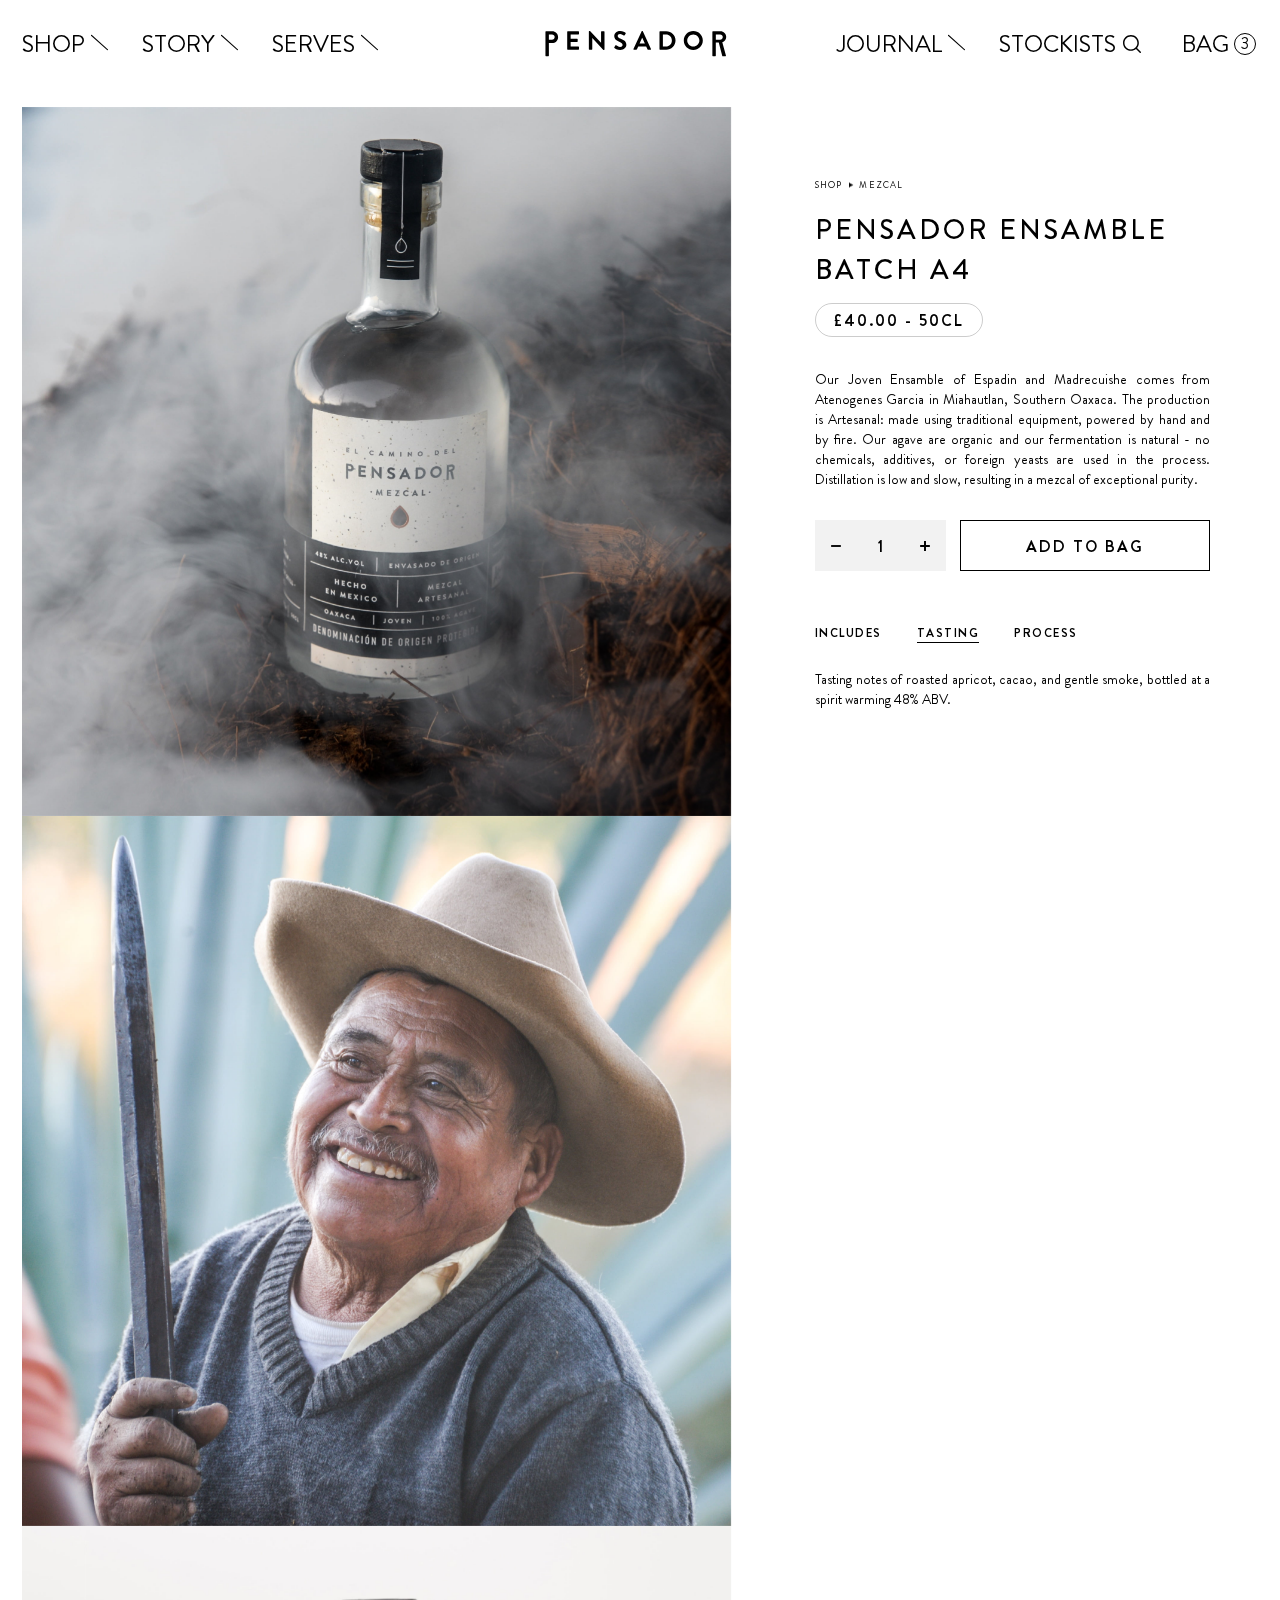
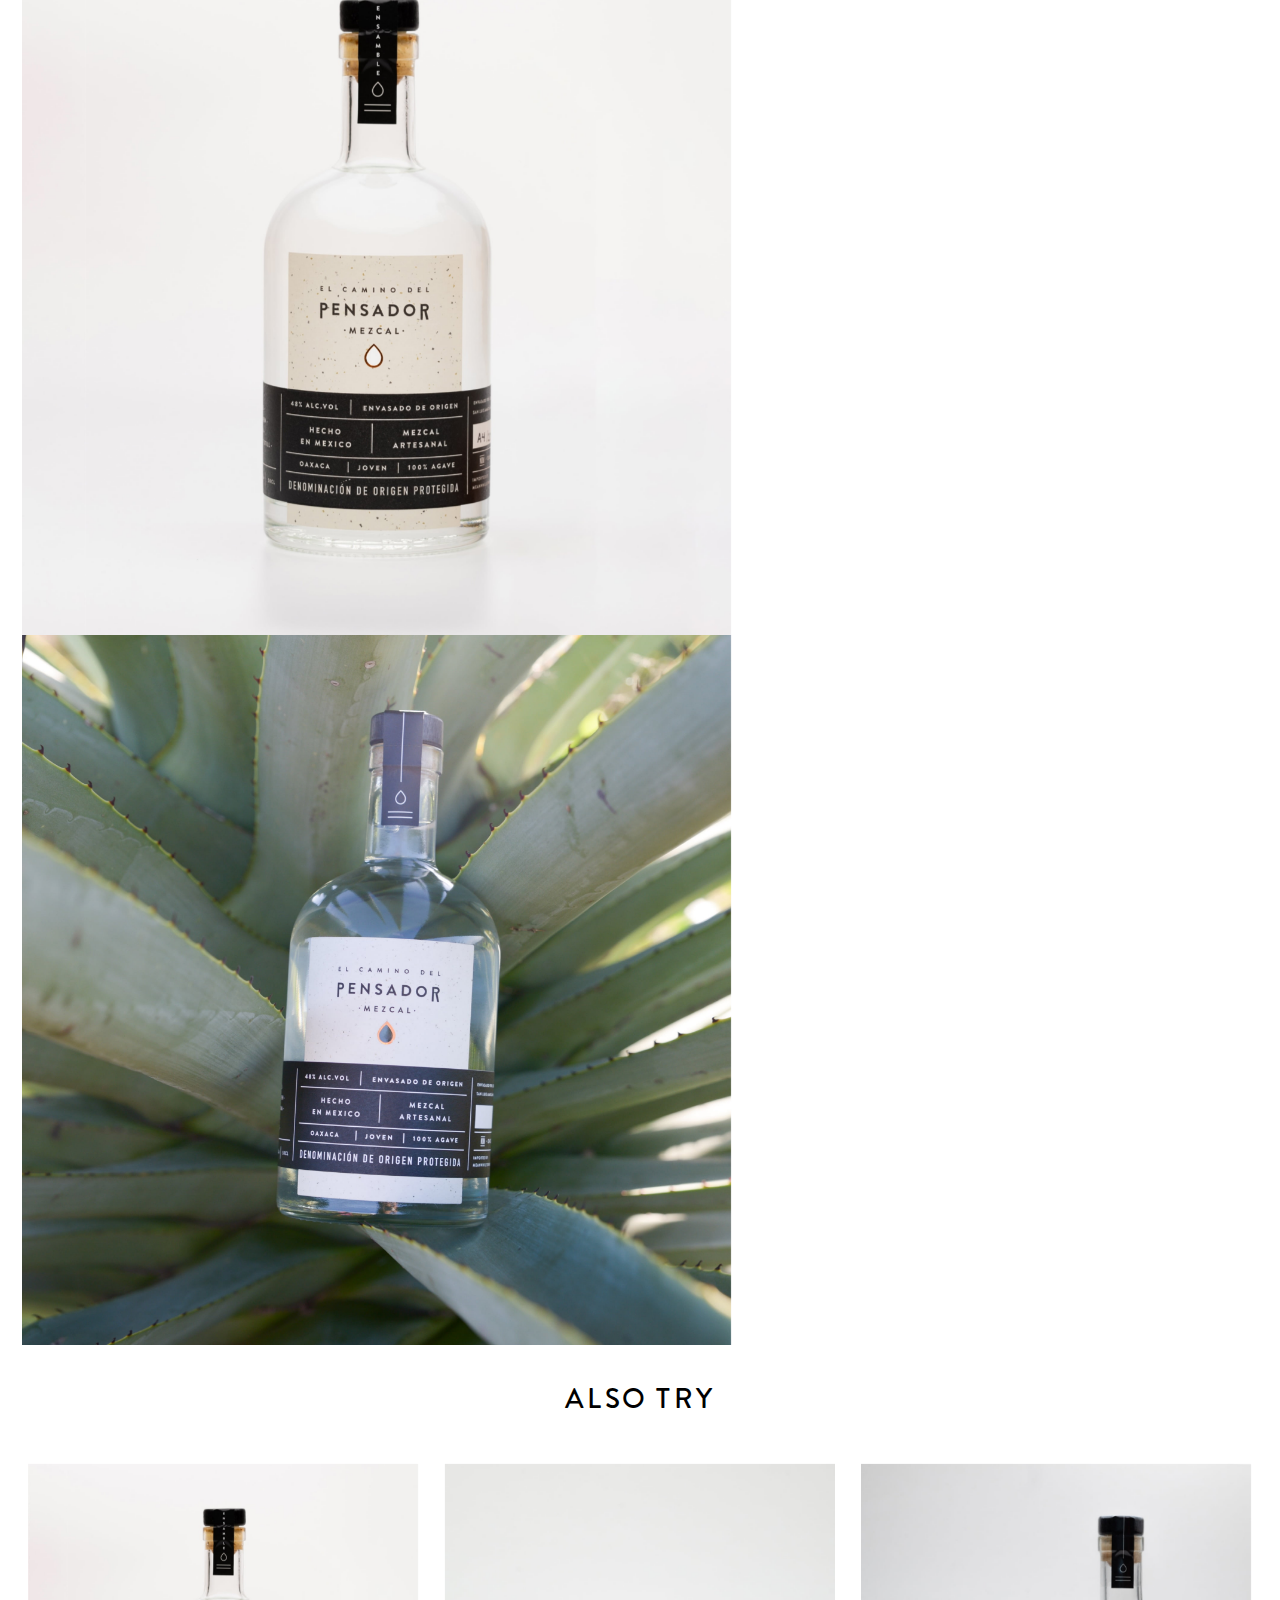
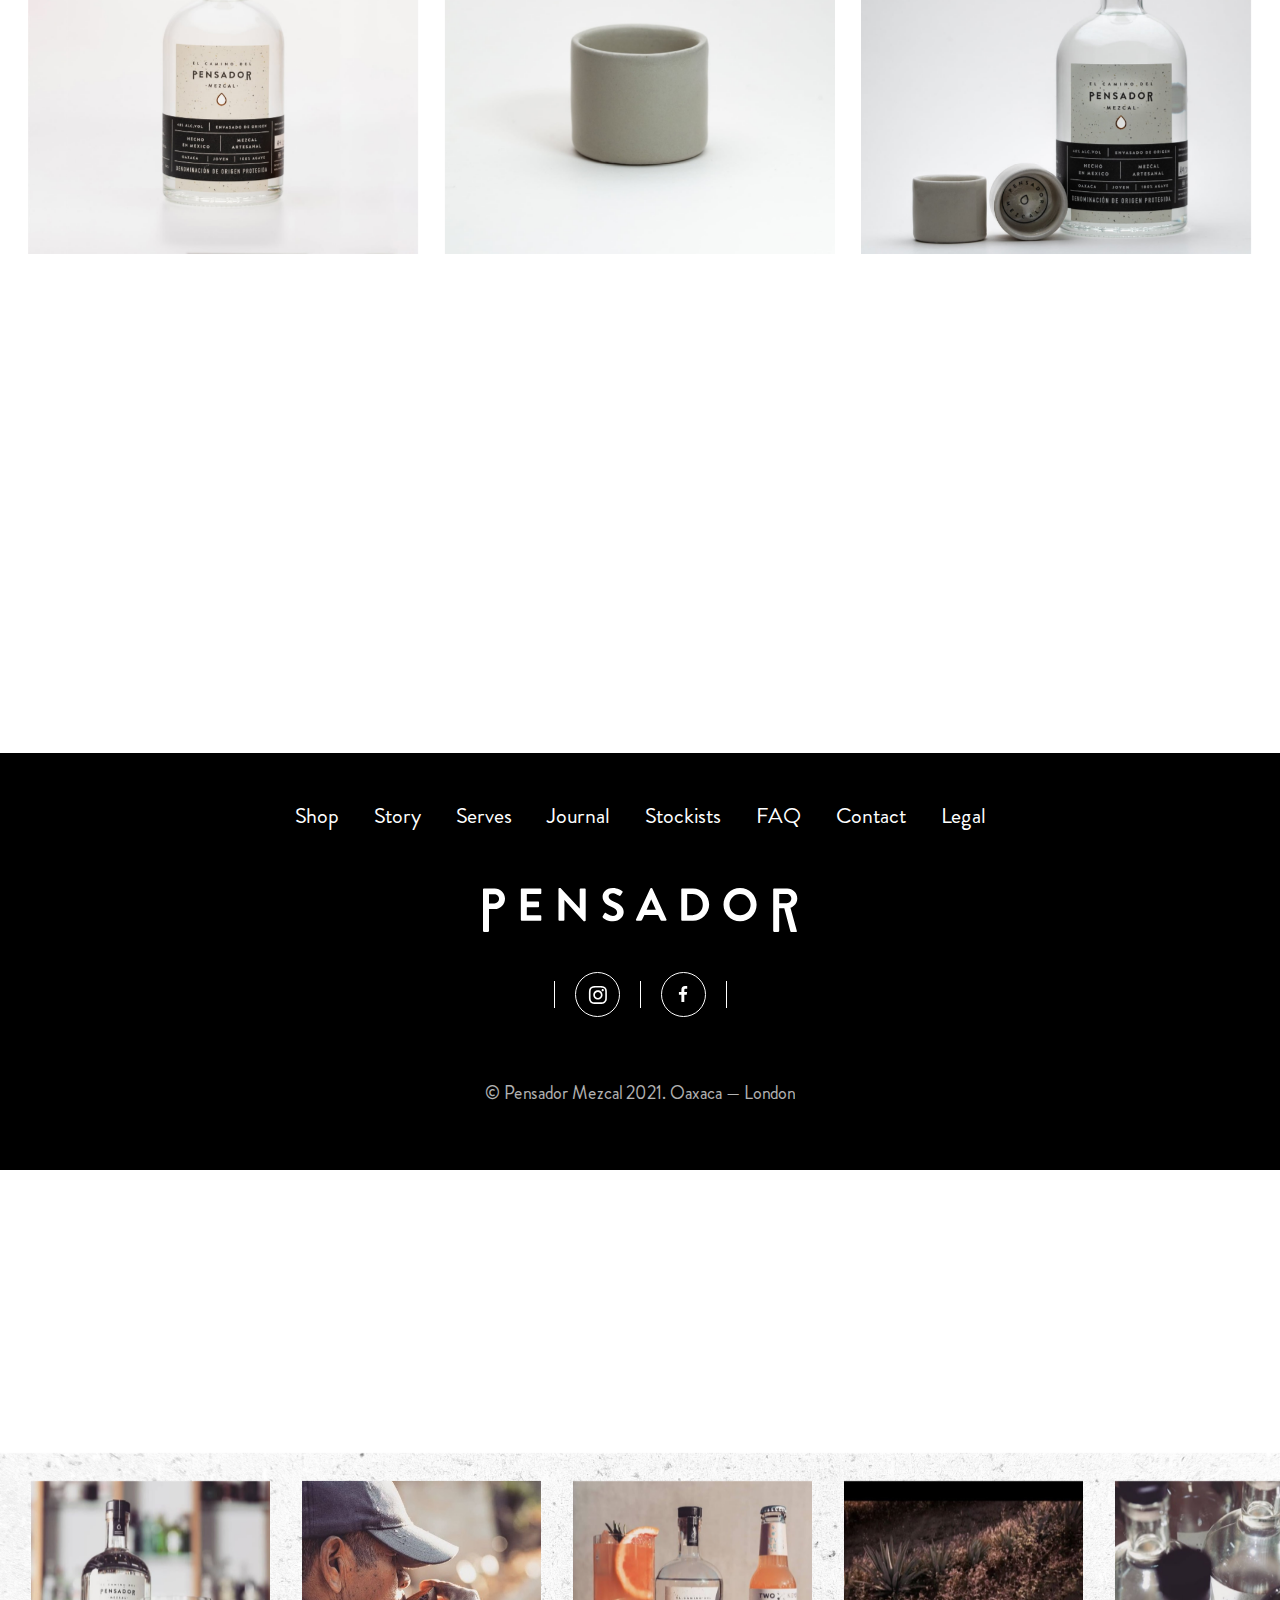
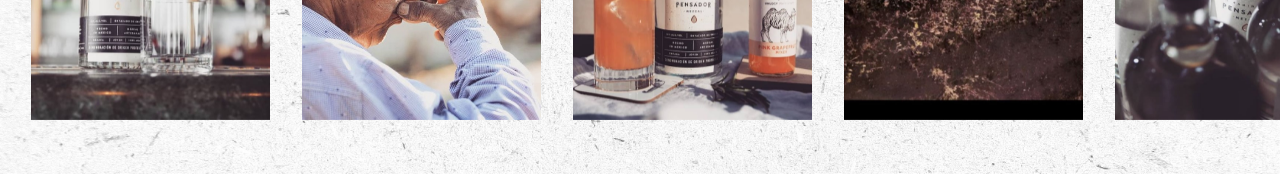
<file: single-product.html>
<!DOCTYPE html>
<html lang="en">

<head>
    <meta charset="utf-8">
    <meta name="viewport" content="width=device-width, minimum-scale=1.0, maximum-scale=1.0, initial-scale=1.0, user-scalable=no">
    <meta name="format-detection" content="telephone=no">
    <title>Pensador | Single-Product</title>
    <link rel="stylesheet" href="css/slick-theme.css">
    <link rel="stylesheet" href="css/slick.css">
    <link type="text/css" rel="stylesheet" href="css/style.css">
</head>

<body>
    <main class="main-wrap">
        <!--  Beginning header section -->
        <header class="header-wrap">
            <div class="common-wrap clear">
                <div class="header-inner">
                    <div class="nav-wrap desk flex-box">
                        <div class="main-nav flex-box">
                            <div class="nav-left-bar">
                                <ul class="flex-box">
                                    <li><a href="#">SHOP</a></li>
                                    <li><a href="#">STORY</a></li>
                                    <li><a href="#">serves</a></li>
                                </ul>
                            </div>
                            <div class="desk-logo">
                                <a href="index.html"><img src="svgs/single-product/main-logo-black.svg" alt="main-logo"></a>
                            </div>
                            <div class="nav-right-bar">
                                <ul class="flex-box">
                                    <li><a href="#">Journal</a></li>
                                    <li class="search"><a href="#">Stockists</a></li>
                                </ul>
                            </div>
                        </div>
                        <div class="cart flex-box">
                            <img src="svgs/single-product/search.svg" alt="">
                            <div class="cart-btn">
                                <em>BAG</em>
                                <dfn>3</dfn>
                            </div>
                        </div>
                    </div>
                    <div class="logo-wrap mobi">
                        <div class="phone-nav">
                            <div></div>
                        </div>
                        <div class="main-logo">
                            <a href="index.html"><img src="svgs/single-product/main-logo-black.svg" alt=""></a>
                        </div>
                        <div class="cart-counter">
                            <em class="cart-bag">3</em>
                        </div>
                    </div>
                </div>
            </div>
        </header>
        <!-- //End header section -->

        <!-- Beginning main content section -->
        <section class="main-content-wrap">

            <!-- single product section -->
            <section class="single-product-wrap ">
                <div class="common-wrap clear">
                    <aside class="single-product-item-wrap">
                        <div class="single-product-item">
                            <figure>
                                <img src='img/single-product/mezcal-bottle@2x.jpg' srcset='img/single-product/mezcal-bottle.jpg 640w, img/single-product/mezcal-bottle@2x.jpg 1025w, img/single-product/mezcal-bottle@3x.jpg 1600w' sources='(min-width:1920px)640w, 1025w, 1600w, 100vw' alt="" />
                            </figure>
                        </div>

                        <div class="single-product-item">
                            <figure>
                                <img src='img/single-product/old-man@2x.jpg' srcset='img/single-product/old-man.jpg 640w, img/single-product/old-man@2x.jpg 1025w, img/single-product/old-man@3x.jpg 1600w' sources='(min-width:1920px)640w, 1025w, 1600w, 100vw' alt="" />
                            </figure>
                        </div>
                        <div class="single-product-item">
                            <figure>
                                <img src='img/single-product/mezcal-bottle2@2x.jpg' srcset='img/single-product/mezcal-bottle2.jpg 640w, img/single-product/mezcal-bottle2@2x.jpg 1025w, img/single-product/mezcal-bottle2@3x.jpg 1600w' sources='(min-width:1920px)640w, 1025w, 1600w, 100vw' alt="" />
                            </figure>
                        </div>
                        <div class="single-product-item">
                            <figure>
                                <img src='img/single-product/mezcal-bottle3@2x.jpg' srcset='img/single-product/mezcal-bottle3.jpg 640w, img/single-product/mezcal-bottle3@2x.jpg 1025w, img/single-product/mezcal-bottle3@3x.jpg 1600w' sources='(min-width:1920px)640w, 1025w, 1600w, 100vw' alt="" />
                            </figure>
                        </div>
                    </aside>
                    <aside class="single-info-wrap">
                        <div class="single-info-inner">

                            <div class="breadcrumb">
                                <ul>
                                    <li><a href="#">SHOP</a></li>
                                    <li><a href="#">MEZCAL</a></li>
                                </ul>
                            </div>
                            <div class="single-info-content">
                                <h3>PENSADOR ENSAMBLE BATCH A4</h3>
                                <div class="price-btn">
                                    <span>£40.00 - 50cl</span>
                                </div>
                                <p>Our Joven Ensamble of Espadin and Madrecuishe comes from Atenogenes Garcia in Miahautlan, Southern Oaxaca. The production is Artesanal: made using traditional equipment, powered by hand and by fire. Our agave are organic and our fermentation is natural - no chemicals, additives, or foreign yeasts are used in the process. Distillation is low and slow, resulting in a mezcal of exceptional purity. </p>
                            </div>
                            <div class="counter-bag">
                                <div class="order-number">
                                    <button onclick="decreaseCount(event, this)"><img src="svgs/single-product/minimise.svg" alt=""></button>
                                    <input type="text" value="1" readonly="readonly">
                                    <button  onclick="increaseCount(event, this)"><img src="svgs/single-product/expand.svg" alt=""></button>
                                </div>
                                <div class="order-btn">
                                    <a href="#">ADD TO BAG</a>
                                </div>
                            </div>
                            <div class="single-tab-wrap">
                                <div class="single-tab-triger">
                                    <ul>
                                        <li><a href="#tab-1">INCLUDES</a></li>
                                        <li class="active"><a href="#tab-2">TASTING</a></li>
                                        <li><a href="#tab-3">PROCESS</a></li>
                                    </ul>
                                </div>
                                <div class="single-tab-item-wrap">
                                    <div class="single-tab-item" id="tab-1">
                                        <p>Tasting notes of roasted apricot, cacao, and gentle smoke, bottled at a spirit warming 48% ABV.</p>
                                    </div>
                                    <div class="single-tab-item" id="tab-2">
                                        <p>Tasting notes of roasted apricot, cacao, and gentle smoke, bottled at a spirit warming 48% ABV.</p>
                                    </div>
                                    <div class="single-tab-item" id="tab-3">
                                        <p>Tasting notes of roasted apricot, cacao, and gentle smoke, bottled at a spirit warming 48% ABV.</p>
                                    </div>
                                </div>
                            </div>
                        </div>
                    </aside>
                </div>
            </section>
            <!-- single product section -->
            
            <!-- try section beginning -->
            <section class="try-wrap">
                <div class="common-wrap clear">
                    <div class="seller-inner">
                        <div class="seller-title">
                            <h3>ALSO TRY</h3>
                        </div>
                        <div class="seller-item-wrap flex-box">
                            <div class="seller-item">
                                <a href="#" class="seller-item-thumb">
                                    <figure>
                                        <img src='img/seller-thumb@2x.jpg' srcset='img/seller-thumb.jpg 640w, img/seller-thumb@2x.jpg 1025w, img/seller-thumb@3x.jpg 1600w' sources='(min-width:1920px)640w, 1025w, 1600w, 100vw' alt="" />
                                    </figure>
                                </a>
                                <div class="seller-item-content desk">
                                    <div class="first-content">
                                        <span>PENSADOR COPITA</span>
                                        <dfn>£12.00</dfn>
                                    </div>
                                    <div class="second-content">
                                        <div class="quantity-radio-wrap">
                                            <div class="radio-item">
                                                <input type="radio" name="quantity-radio" id="quantity" value="1">
                                                <label for="quantity">1</label>
                                            </div>
                                            <div class="radio-item">
                                                <input type="radio" name="quantity-radio" id="quantity1" value="2" checked>
                                                <label for="quantity1">2</label>
                                            </div>
                                            <div class="radio-item">
                                                <input type="radio" name="quantity-radio" id="quantity2" value="6">
                                                <label for="quantity2">6</label>
                                            </div>
                                        </div>
                                        <a href="#" class="add-bag-btn">Add to bag - £<span>24</span>.00</a>
                                    </div>
                                </div>
                                <div class="seller-mobi-content mobi">
                                    <span>PENSADOR COPITA</span>
                                    <dfn>£12.00</dfn>
                                </div>
                            </div>
                            <div class="seller-item">
                                <a href="#" class="seller-item-thumb">
                                    <figure>
                                        <img src='img/seller-thumb2@2x.jpg' srcset='img/seller-thumb2.jpg 640w, img/seller-thumb2@2x.jpg 1025w, img/seller-thumb2@3x.jpg 1600w' sources='(min-width:1920px)640w, 1025w, 1600w, 100vw' alt="" />
                                    </figure>
                                </a>
                                <div class="seller-item-content desk">
                                    <div class="first-content">
                                        <span>PENSADOR COPITA</span>
                                        <dfn>£12.00</dfn>
                                    </div>
                                    <div class="second-content">
                                        <div class="quantity-radio-wrap">
                                            <div class="radio-item">
                                                <input type="radio" name="quantity-radio1" id="quantity3" value="1">
                                                <label for="quantity3">1</label>
                                            </div>
                                            <div class="radio-item">
                                                <input type="radio" name="quantity-radio1" id="quantity4" value="2" checked>
                                                <label for="quantity4">2</label>
                                            </div>
                                            <div class="radio-item">
                                                <input type="radio" name="quantity-radio1" id="quantity5" value="6">
                                                <label for="quantity5">6</label>
                                            </div>
                                        </div>
                                        <a href="#" class="add-bag-btn">Add to bag - £<span>24</span>.00</a>
                                    </div>
                                </div>
                                <div class="seller-mobi-content mobi">
                                    <span>PENSADOR COPITA</span>
                                    <dfn>£12.00</dfn>
                                </div>
                            </div>
                            <div class="seller-item">
                                <a href="#" class="seller-item-thumb">
                                    <figure>
                                        <img src='img/seller-thumb3@2x.jpg' srcset='img/seller-thumb3.jpg 640w, img/seller-thumb3@2x.jpg 1025w, img/seller-thumb3@3x.jpg 1600w' sources='(min-width:1920px)640w, 1025w, 1600w, 100vw' alt="" />
                                    </figure>
                                </a>
                                <div class="seller-item-content desk">
                                    <div class="first-content">
                                        <span>PENSADOR COPITA</span>
                                        <dfn>£12.00</dfn>
                                    </div>
                                    <div class="second-content">
                                        <div class="quantity-radio-wrap">
                                            <div class="radio-item">
                                                <input type="radio" name="quantity-radio2" id="quantity6" value="1">
                                                <label for="quantity6">1</label>
                                            </div>
                                            <div class="radio-item">
                                                <input type="radio" name="quantity-radio2" id="quantity7" value="2" checked>
                                                <label for="quantity7">2</label>
                                            </div>
                                            <div class="radio-item">
                                                <input type="radio" name="quantity-radio2" id="quantity8" value="6">
                                                <label for="quantity8">6</label>
                                            </div>
                                        </div>
                                        <a href="#" class="add-bag-btn">Add to bag - £<span>24</span>.00</a>
                                    </div>
                                </div>
                                <div class="seller-mobi-content mobi">
                                    <span>PENSADOR COPITA</span>
                                    <dfn>£12.00</dfn>
                                </div>
                            </div>
                        </div>
                    </div>
                </div>
            </section>
            <!-- try section end -->

        </section>
        <!-- //End main content section -->
        
        <!-- Beginning footer section -->
        <footer class="main-footer-section">
            <div class="common-wrap clear">
                <div class="footer-inner">
                    <div class="footer-nav-wrap">
                        <nav class="footer-nav">
                            <ul>
                                <li><a href="#">Shop</a></li>
                                <li><a href="#">Story</a></li>
                                <li><a href="#">Serves</a></li>
                                <li><a href="#">Journal</a></li>
                                <li><a href="#">Stockists</a></li>
                                <li><a href="#">FAQ</a></li>
                                <li><a href="#">Contact</a></li>
                                <li><a href="#">Legal</a></li>
                            </ul>
                        </nav>
                    </div>
                    <div class="footer-logo-wrap">
                        <div class="footer-logo">
                            <a href="#"><img src="svgs/footer-logo.svg" alt="footer-logo"></a>
                        </div>
                    </div>
                    <div class="footer-social-links-wrap">
                        <div class="vertical-bar"></div>
                        <div class="footer-social-link">
                            <a href="#"><img src="svgs/instagram.svg" alt="instagram"></a>
                        </div>
                        <div class="vertical-bar"></div>
                        <div class="footer-social-link">
                            <a href="#"><img src="svgs/facebook.svg" alt="facebook"></a>
                        </div>
                        <div class="vertical-bar"></div>
                    </div>
                    <div class="copyright-text">
                        <p>© Pensador Mezcal 2021. Oaxaca — London</p>
                    </div>
                </div>
            </div>
        </footer>
        <!-- End main footer section -->
        
        <!-- Beginning news-feed-slider-wrap -->
        <section class="news-feed-wrap ">
            <div class="news-feed-bg">
                <figure>
                    <img src="img/paper@2x.jpg" srcset="img/paper.jpg 640w, img/paper@2x.jpg 1025w, img/paper@3x.jpg 1600w" sources="(min-width:1920px)640w, 1025w, 1600w, 100vw" alt="product">
                </figure>
            </div>
            <div class="common-wrap clear">
                <div class="news-feed-inner">
                    <div class="news-feed-slider-item-wrap">
                        <a href="#" class="news-feed-slider-item">
                            <figure>
                                <img src="img/insta-tile@2x.jpg" srcset="img/insta-tile.jpg 640w, img/insta-tile@2x.jpg 1025w, img/insta-tile@3x.jpg 1600w" sources="(min-width:1920px)640w, 1025w, 1600w, 100vw" alt="product">
                            </figure>
                        </a>
                        <a href="#" class="news-feed-slider-item">
                            <figure>
                                <img src="img/insta-tile-2@2x.jpg" srcset="img/insta-tile-2.jpg 640w, img/insta-tile-2@2x.jpg 1025w, img/insta-tile-2@2x.jpg 1600w" sources="(min-width:1920px)640w, 1025w, 1600w, 100vw" alt="product">
                            </figure>
                        </a>
                        <a href="#" class="news-feed-slider-item">
                            <figure>
                                <img src="img/insta-tile-3@2x.jpg" srcset="img/insta-tile-3.jpg 640w, img/insta-tile-3@2x.jpg 1025w, img/insta-tile-3@3x.jpg 1600w" sources="(min-width:1920px)640w, 1025w, 1600w, 100vw" alt="product">
                            </figure>
                        </a>
                        <a href="#" class="news-feed-slider-item">
                            <figure>
                                <img src="img/insta-tile-4@2x.jpg" srcset="img/insta-tile-4.jpg 640w, img/insta-tile-4@2x.jpg 1025w, img/insta-tile-4@3x.jpg 1600w" sources="(min-width:1920px)640w, 1025w, 1600w, 100vw" alt="product">
                            </figure>
                        </a>
                        <a href="#" class="news-feed-slider-item">
                            <figure>
                                <img src="img/insta-tile-5@2x.jpg" srcset="img/insta-tile-5.jpg 640w, img/insta-tile-5@2x.jpg 1025w, img/insta-tile-5@3x.jpg 1600w" sources="(min-width:1920px)640w, 1025w, 1600w, 100vw" alt="product">
                            </figure>
                        </a>
                        <a href="#" class="news-feed-slider-item">
                            <figure>
                                <img src="img/insta-tile-3@2x.jpg" srcset="img/insta-tile-3.jpg 640w, img/insta-tile-3@2x.jpg 1025w, img/insta-tile-3@3x.jpg 1600w" sources="(min-width:1920px)640w, 1025w, 1600w, 100vw" alt="product">
                            </figure>
                        </a>
                        <a href="#" class="news-feed-slider-item">
                            <figure>
                                <img src="img/insta-tile@2x.jpg" srcset="img/insta-tile.jpg 640w, img/insta-tile@2x.jpg 1025w, img/insta-tile@3x.jpg 1600w" sources="(min-width:1920px)640w, 1025w, 1600w, 100vw" alt="product">
                            </figure>
                        </a>
                        <a href="#" class="news-feed-slider-item">
                            <figure>
                                <img src="img/insta-tile-2@2x.jpg" srcset="img/insta-tile-2.jpg 640w, img/insta-tile-2@2x.jpg 1025w, img/insta-tile-2@2x.jpg 1600w" sources="(min-width:1920px)640w, 1025w, 1600w, 100vw" alt="product">
                            </figure>
                        </a>
                        <a href="#" class="news-feed-slider-item">
                            <figure>
                                <img src="img/insta-tile-3@2x.jpg" srcset="img/insta-tile-3.jpg 640w, img/insta-tile-3@2x.jpg 1025w, img/insta-tile-3@3x.jpg 1600w" sources="(min-width:1920px)640w, 1025w, 1600w, 100vw" alt="product">
                            </figure>
                        </a>
                        <a href="#" class="news-feed-slider-item">
                            <figure>
                                <img src="img/insta-tile-4@2x.jpg" srcset="img/insta-tile-4.jpg 640w, img/insta-tile-4@2x.jpg 1025w, img/insta-tile-4@3x.jpg 1600w" sources="(min-width:1920px)640w, 1025w, 1600w, 100vw" alt="product">
                            </figure>
                        </a>
                        <a href="#" class="news-feed-slider-item">
                            <figure>
                                <img src="img/insta-tile-5@2x.jpg" srcset="img/insta-tile-5.jpg 640w, img/insta-tile-5@2x.jpg 1025w, img/insta-tile-5@3x.jpg 1600w" sources="(min-width:1920px)640w, 1025w, 1600w, 100vw" alt="product">
                            </figure>
                        </a>
                        <a href="#" class="news-feed-slider-item">
                            <figure>
                                <img src="img/insta-tile-3@2x.jpg" srcset="img/insta-tile-3.jpg 640w, img/insta-tile-3@2x.jpg 1025w, img/insta-tile-3@3x.jpg 1600w" sources="(min-width:1920px)640w, 1025w, 1600w, 100vw" alt="product">
                            </figure>
                        </a>
                    </div>
                </div>
            </div>
        </section>
        <!-- End news-feed-slider-wrap -->
        
        <!-- Beginning checkout section -->
        <section class="checkout-wrap">
            <div class="common-wrap clear">
                <div class="checkout-inner">
                    <div class="your-bag-wrap">
                        <h5>YOUR BAG (2)</h5>
                        <p>SPEND £20.00 MORE TO GET FREE SHIPPING</p>
                        <div class="your-bag-line">

                        </div>
                        <div class="cart-item-wrap">
                            <div class="cart-item">
                                <div class="cart-item-thumb">
                                    <figure>
                                        <img src='img/pensador-img-1@2x.png' srcset='img/pensador-img-1.png 640w, img/pensador-img-1@2x.png 1025w, img/pensador-img-1@3x.png 1600w' sources='(min-width:1920px)640w, 1025w, 1600w, 100vw' alt="" />
                                    </figure>
                                </div>
                                <div class="cart-item-content">
                                    <p>PENSADOR ENSAMBLE BATCH A4</p>
                                    <em>£20.00</em>
                                    <div class="cart-item-list">
                                        <span>1</span>
                                    </div>
                                    <div class="cart-item-close"><img src="svgs/remove.svg" alt=""></div>
                                </div>
                            </div>
                            <div class="cart-item">
                                <div class="cart-item-thumb">
                                    <figure>
                                        <img src='img/pensador-img-1@2x.png' srcset='img/pensador-img-1.png 640w, img/pensador-img-1@2x.png 1025w, img/pensador-img-1@3x.png 1600w' sources='(min-width:1920px)640w, 1025w, 1600w, 100vw' alt="" />
                                    </figure>
                                </div>
                                <div class="cart-item-content">
                                    <p>PENSADOR ENSAMBLE BATCH A4</p>
                                    <em>£20.00</em>
                                    <div class="cart-item-list">
                                        <span>1</span>
                                    </div>
                                    <div class="cart-item-close"><img src="svgs/remove.svg" alt=""></div>
                                </div>
                            </div>
                        </div>
                    </div>
                </div>
                <div class="checkout-cart-wrap">
                    <div class="checkout-cart-thumb">
                        <figure>
                            <img src='img/paper@2x.png' srcset='img/paper.png 640w, img/paper@2x.png 1025w, img/paper@3x.png 1600w' sources='(min-width:1920px)640w, 1025w, 1600w, 100vw' alt="" />
                        </figure>
                    </div>
                    <div class="shipping-wrap">
                        <div class="shipping-inner">
                            <div class="shipping-content">
                                <h5>£40.00</h5>
                                <p>INCLUDES FREE SHIPPING!</p>
                            </div>
                            <div class="shipping-btn">
                                <a href="#">CHECKOUT</a>
                            </div>
                        </div>
                    </div>
                </div>
            </div>
        </section>
        <div class="close-area"></div>
        <!-- //End checkout section -->

    </main>

    <script type="text/javascript" src="js/jquery-3.5.1.min.js"></script>
    <script type="text/javascript" src="js/slick.min.js"></script>
    <script type="text/javascript" src="js/headroom.js"></script>
    <script type="text/javascript" src="js/jquery.sticky.js"></script>
    <script type="text/javascript" src="js/common-scripts.js" defer></script>
</body>

</html>
</file>
<file: css/style.css>
/* Typography */


@font-face {
    font-family: 'Brandon_bld';
    src: url('../fonts/Brandon_bld.eot');
    src: url('../fonts/Brandon_bld.eot') format('embedded-opentype'),
        url('../fonts/Brandon_bld.woff2') format('woff2'),
        url('../fonts/Brandon_bld.woff') format('woff'),
        url('../fonts/Brandon_bld.ttf') format('truetype'),
        url('../fonts/Brandon_bld.svg#Brandon_bld') format('svg');
}


@font-face {
    font-family: 'Brandon_med';
    src: url('../fonts/Brandon_med.eot');
    src: url('../fonts/Brandon_med.eot') format('embedded-opentype'),
        url('../fonts/Brandon_med.woff2') format('woff2'),
        url('../fonts/Brandon_med.woff') format('woff'),
        url('../fonts/Brandon_med.ttf') format('truetype'),
        url('../fonts/Brandon_med.svg#Brandon_med') format('svg');
}

@font-face {
    font-family: 'Brandon_reg';
    src: url('../fonts/Brandon_reg.eot');
    src: url('../fonts/Brandon_reg.eot') format('embedded-opentype'),
        url('../fonts/Brandon_reg.woff2') format('woff2'),
        url('../fonts/Brandon_reg.woff') format('woff'),
        url('../fonts/Brandon_reg.ttf') format('truetype'),
        url('../fonts/Brandon_reg.svg#Brandon_reg') format('svg');
}

@font-face {
    font-family: 'Brandon_reg_it';
    src: url('../fonts/Brandon_reg_it.eot');
    src: url('../fonts/Brandon_reg_it.eot') format('embedded-opentype'),
        url('../fonts/Brandon_reg_it.woff2') format('woff2'),
        url('../fonts/Brandon_reg_it.woff') format('woff'),
        url('../fonts/Brandon_reg_it.ttf') format('truetype'),
        url('../fonts/Brandon_reg_it.svg#Brandon_reg_it') format('svg');
}




/* // End typography */


/*	Resets
	------	*/

html, body, div, span, object, iframe, h1, h2, h3, h4, h5, h6, p, blockquote, pre, a, abbr, address, cite, code, del, dfn, em, img, ins, kbd, q, samp, small, strong, sub, sup, var, b, i, hr, dl, dt, dd, ol, ul, li, fieldset, form, label, legend, table, caption, tbody, tfoot, thead, tr, th, td, article, aside, canvas, details, figure, figcaption, hgroup, menu, footer, header, nav, section, summary, time, mark, audio, video {margin: 0; padding: 0; border: 0; }

ul{list-style: none;} 
article, aside, canvas, figure, figure img, figcaption, hgroup, footer, header, nav, section, audio, video{display: block;}

blockquote, q{quotes: none;}
blockquote:before, blockquote:after,
q:before, q:after{content: ''; content: none;}
table{border-collapse: collapse; border-spacing: 0;}
b, strong{font-weight: bold;}
[type="checkbox"], [type="radio"]{box-sizing: border-box; padding: 0;}
[type="search"]{-webkit-appearance: textfield; outline-offset: -2px;}
[type="search"]::-webkit-search-decoration{-webkit-appearance: none;}
::-webkit-file-upload-button{-webkit-appearance: button; font: inherit;}

.clear:after{content:".";display:block;clear:both;visibility:hidden;line-height:0;height:0}
a img{border:0; width: auto; height: auto; max-width: 100%; vertical-align: bottom; border-style: none; -webkit-backface-visibility: hidden; backface-visibility: hidden; -webkit-perspective: 0; perspective: 0; -webkit-backface-visibility: hidden; -webkit-transform: translate3d(0,0,0); visibility:visible; backface-visibility: hidden;}
a,input,select,textarea{outline:none;}
img{width: auto; height: auto; max-width: 100%; vertical-align: bottom; border-style: none; -webkit-perspective: 0; perspective: 0; -webkit-backface-visibility: hidden; -webkit-transform: translate3d(0,0,0); visibility:visible; backface-visibility: hidden;}

/* Selection colours (easy to forget) */
img::selection{background: transparent;}
img::-moz-selection{background: transparent;}
a{text-decoration: none; display: inline-block;}

input[type='number']{-moz-appearance:textfield;}
input::-webkit-outer-spin-button,
input::-webkit-inner-spin-button{-webkit-appearance: none;}
input::-moz-focus-inner{border:0; padding: 0; }
input:invalid,
input:required{box-shadow: none;}
input[type="search"]::-webkit-search-decoration,
input[type="search"]::-webkit-search-cancel-button,
input[type="search"]::-webkit-search-results-button,
input[type="search"]::-webkit-search-results-decoration{display: none;}
input:required { box-shadow:none; }
input::-moz-focus-inner{box-shadow:0 0 0px transparent;}

/*		Default Layout 
-------------------------------------------------------------------------------
*/

/*

Font property css

font: font-style font-variant font-weight font-size/line-height font-family|caption|icon|menu|message-box|small-caption|status-bar|initial|inherit;

*/

body{background: rgb(255,255,255); -webkit-text-size-adjust: 100%; -moz-text-size-adjust:100%; -moz-osx-font-smoothing:grayscale;-webkit-font-smoothing:antialiased; overflow-x: hidden; overflow-y:auto; font-family: 'Brandon_reg', sans-serif; font-size: 18px; letter-spacing: 0; color: #000000; font-weight: normal;}

*{-webkit-box-sizing: border-box;-moz-box-sizing:border-box; box-sizing: border-box;}

/* Global style */
h1, h2, h3, h4, h5, h6{font-family: 'Brandon_med'; letter-spacing: 3px; color: #000000; line-height: normal; font-weight: normal}
h1{}
h2{}
h3{font-size: 28px;}
h4{}
h5{}
h6{}

p{}
span{}
dfn, address, em{font-style: normal;}
label, input[type="submit"]{cursor: pointer;}
button:focus{outline: none;}
.btn{-webkit-transition: all .4s ease-in-out; -moz-transition: all .4s ease-in-out; transition: all .4s ease-in-out; font-family: 'Brandon_bld', sans-serif; letter-spacing: 2px; font-size: 16px;}
.btn.large{}
.btn.medium{min-width: 234px; min-height: 52px; line-height: 52px; background-color: #ffffff; color: #000000; border: 1px solid transparent;}
/*.btn.medium:hover{background: #000000; color: #ffffff;}*/

.btn.flip-btn{background-color: transparent; position: relative; overflow: hidden; border:none!important; pointer-events: auto; cursor: pointer;}
.btn.flip-btn:before{content: ''; position: absolute; top: 0; left: 0; background: #ffffff; width: 100%; height: 100%; transform-origin: 50% 100%; -webkit-clip-path: polygon(0 0, 100% 0, 100% 100%, 0% 100%); clip-path: polygon(0 0, 100% 0, 100% 100%, 0% 100%); transition: clip-path 0.2s, -webkit-clip-path 0.2s; transition-timing-function: cubic-bezier(0.7, 0, 0.2, 1);}
.btn.flip-btn:hover:before { transition-duration: 0.3s; -webkit-clip-path: polygon(0 0, 100% 0, 100% 100%, 100% 0%); clip-path: polygon(0 0, 100% 0, 100% 100%, 100% 0%); }
.btn.flip-btn:hover{background-color: #000000!important;}
.btn.flip-btn span { display: inline-block; position: relative; font-size: 16px; font-family: 'Brandon_bld', sans-serif; color: #000000; }
.btn.flip-btn span > span {padding: 0 12px 0 0;}
.btn.flip-btn:hover > span > span { animation: MoveUpInitial 0.2s forwards, MoveUpEnd 0.2s forwards 0.2s; color: #ffffff; position: relative;}
.btn.flip-btn > span > span:after{content: ''; position: absolute; top: 50%; transform: translate(0, -50%) rotate( -41deg ); left: auto; right: 0; width: 1px; height: 15px; background-color: #000000; z-index: 1;}
.btn.flip-btn:hover > span > span:after{background-color: #ffffff;}
.flip-btn.sm-play-btn > span > span:after{width: 18px; height: 18px; background-image: url('../svgs/play-btn2.svg'); background-size: 18px 18px; background-color: transparent;}
.flip-btn.sm-play-btn > span > span{padding-right: 22px;}
.flip-btn.sm-play-btn:hover > span > span:after{background-image: url('../svgs/play-btn2-white.svg'); background-color: transparent; background-color: transparent !important;}
.btn.flip-outline{border: 1px solid #979797!important;}
.btn.flip-outline:hover{border-color: #000000;}

@keyframes MoveUpInitial {
    to {
        transform: translate3d(0,-105%,0);
    }
}

@keyframes MoveUpEnd {
    from {
        transform: translate3d(0,100%,0);
    }
    to {
        transform: translate3d(0,0,0);
    }
}


.mobi{display: none;}
.desk{display: block;}

.common-wrap, .large-container, .md-container, .ex-md-container{max-width: 1424px; margin: 0 auto; clear: both; padding: 0 22px;}


.centerY { position: absolute; left: 0; right: 0; text-align: center; top: 50%; width: 100%; -webkit-transform: translateY(-50%); -moz-transform: translateY(-50%); transform: translateY(-50%); color: #ffffff; }

/* Flex style */
.flex-box{display: -webkit-flex; display: -webkit-box; display: -moz-box; display: -ms-flexbox; display: flex; -webkit-flex-flow: row wrap; flex-flow: row wrap;}
.flex-horizontal-align{-webkit-box-pack: center; -moz-box-pack: center; -ms-flex-pack: center; -webkit-justify-content: center; justify-content: center;}
.flex-vertical-align{-webkit-box-align: center; align-items: center;}
.flex-bottom-align{-webkit-box-align: flex-end; align-items: flex-end;}
.flex-content-align{-webkit-align-content: center; -moz-align-content: center; align-content: center;}
.order-1{-webkit-order: 1; -moz-order: 1; -ms-order: 1; order: 1;}
.order-2{-webkit-order: 2; -moz-order: 2; -ms-order: 2; order: 2;}
.flex{display: -webkit-flex; display: -moz-flex; display: -ms-flex; display: -o-flex; display: flex;}
/* End Flex style */


section, footer, header{float: left; width: 100%; position: relative;}

body,html{height: 100%;}
.main-wrap{min-height: 100%; overflow: hidden; position: relative; overflow-x: hidden;}

.main-content-wrap{float: left; width: 100%;}

/*Header style beginning*/
.header-wrap{float: left; width: 100%; position: absolute; z-index:99; transition: all 0.7s ease-in-out;}
.header-inner{float: left; width: 100%; padding: 27px 0;}
.nav-wrap{float: left; width: 100%; align-items: center;}
.main-nav{float: left; width: calc(100% - 135px); display: -moz-flex; display: -ms-flex; display: -o-flex; display: -webkit-box; display: -ms-flexbox; display: flex; -ms-flex-flow: row wrap; flex-flow: row wrap; align-items: center;}
.main-nav ul li{margin-right: 57px; position: relative;}
.main-nav ul li:last-child{margin-right: 0;}
.main-nav ul li a{display: block; font-size: 24px; color: #ffffff; text-transform: uppercase;}
.main-nav ul li:after{content: ''; position: absolute; width: 17px; height: 17px; top: 7px; right: -23px; background-image: url(../svgs/diagonal-white.svg); background-repeat: no-repeat; background-size: cover; transform: rotate(87deg);}
.search:after{display: none;}
.nav-left-bar{width: 47.5%;}
.nav-left-bar ul{float: left; width: auto;}
.nav-right-bar{width: 35.4%; padding-left: 20px;}
.nav-right-bar ul{justify-content: flex-end;}
.nav-right-bar ul li dfn{display: inline-block; width: 22px; height: 22px; margin-left: 5px; border-radius: 50%; border: 1px solid #ffffff; font-size: 16px; text-align: center; line-height: 22px;}
.desk-logo{float: left; width: 16.5%; text-align: center;}
.search img{transform: rotate(0deg) !important;}
.desk-logo a{width: 100%;}

.header-fixed.headroom--not-top{background-color: #000000; -webkit-transform: translateY(0);-ms-transform: translateY(0);transform: translateY(0); position: fixed;}
.header-static.headroom--not-top{transform: translateY(-200%); transition: 0.3s ease-in;}
.navshown .header-static.headroom--not-top{transform: translateY(0);}


.cart{float: left; width: 135px; align-items: center;}
.cart-btn{display: -webkit-flex; display: -moz-flex; display: -ms-flex; display: -o-flex; display: flex; flex-flow: row wrap; align-items: center;}
.cart-btn:hover{cursor: pointer;}
.cart img{margin-right: 41px; cursor: pointer;}
.cart em{font-size: 24px; color: #ffffff;}
.cart dfn{width: 22px; height: 22px; margin-left: 5px; border-radius: 50%; border: 1px solid #ffffff; color: #ffffff; text-align: center; line-height: 18px; font-size: 16px; display: -webkit-flex; display: -moz-flex; display: -ms-flex; display: -o-flex; display: flex; justify-content: center; align-items: center;}
/*Header style end*/

/*Hero style beginning*/
.hero-wrap{float: left; width: 100%; min-height: 720px; overflow: hidden; z-index: 1;}
.hero-wrap:after{content: ''; position: absolute; width: 100%; height: 100%; top: 0; left: 0; background: rgba(0, 0, 0, 0.2); z-index: 1;}
.hero-thumb{position: absolute; width: 100%; height: 100%; top: 0; left: 0;}
.hero-thumb img{float: left; width: 100vw; height: 100%; object-fit: cover; object-position: center center;}
.hero-inner{float: left; width: 100%;}
.play-btn{position: absolute; width: auto; left: 28px; bottom: 38px; cursor: pointer; transition: 0.3s ease-in-out; z-index: 2;}
.play-btn:hover{transform: scale(1.08);}
.video-play{position: absolute; z-index: 1; top: 0; left: 0;}
/*Hero style end*/

/*Seller style beginning*/
.seller-wrap{float: left; width: 100%; background-color: #ffffff; z-index: 1;}
.seller-wrap .common-wrap{max-width: 1440px; padding: 0 15px;}
.seller-inner{float: left; width: 100%;}
.seller-title{float: left; width: 100%; margin-top: 38px; padding: 0 15px;}
.seller-title span, .seller-title a{float: left; width: 50%; font-family: 'Brandon_reg', sans-serif; font-size: 16px; line-height: normal; letter-spacing: 2px; color: #000000;}
.seller-title a{display: block; padding-right: 17px; font-family: 'Brandon_bld', sans-serif; font-weight: normal; text-align: end; position: relative;}
.seller-title a:after{content: ''; position: absolute; width: 11px; height: 11px; background-image: url(../svgs/diagonal.svg); background-repeat: no-repeat; top: 50%; right: 0; transform: translateY(-50%);}
.seller-item-wrap{float: left; width: 100%; margin-top: 19px;}
.seller-item{width: 31.2%; margin: 0 1.06%; position: relative;}
.seller-item-thumb{float: left; width: 100%; position: relative;}
.seller-item-thumb img{float: left; width: 100%;}
.seller-item-content{padding: 19px 6.5% 28px 7%; opacity: 0; visibility: hidden; transition: 0.4s ease-in-out;}
.seller-item:hover .seller-item-content{opacity: 1; visibility: visible;}
.first-content { float: left; width: 86.385%; position: absolute; left: 50%; transform: translateX(-50%); }
.first-content h5 a{float: left; font-size: 16px; letter-spacing: 2px; line-height: 23px; color: #000000; font-weight: normal;}
.first-content dfn{float: right; font-family: 'Brandon_bld', sans-serif; font-weight: normal; font-size: 16px; letter-spacing: 2px;}
.second-content { float: left; width: 86.385%; position: absolute; transform: translateX(-50%); left: 50%; bottom: 30px; display: -webkit-flex; display: -moz-flex; display: -ms-flex; display: -o-flex; display: flex; flex-flow: row wrap; align-items: center; }
.second-content a{display: block; float: left; width: calc(100% - 134px); height: 33px; line-height: 33px; font-family: 'Brandon_bld', sans-serif; font-weight: normal; font-size: 12px; letter-spacing: 2px; text-align: center; border-radius: 16.5px; border: 1px solid #000000; color: #000000; text-transform: uppercase; transition: 0.4s ease-in-out;}
.second-content a:hover{background: #000000; color: #ffffff;}
.quantity-radio-wrap {float: left; width: 134px;}
.quantity-radio-wrap .radio-item{float: left; width: 33px; margin-right: 11px;}
.quantity-radio-wrap .radio-item label{float: left; width: 33px; height: 33px; border-radius: 50%; font-family: 'Brandon_bld', sans-serif; font-weight: normal; font-size: 14px; border: 1px solid #000000; padding: 0; display: -webkit-flex; display: -moz-flex; display: -ms-flex; display: -o-flex;display: flex; justify-content: center; align-items: center; background-color: transparent; position: relative; overflow: hidden;}
.quantity-radio-wrap input[type="radio"] {position: absolute; top: -30px; opacity: 0; visibility: hidden; }
.checkmark { position: absolute; top: -10%; left: -10%; height: 120%; width: 120%; background-color: transparent; border: 0; transition: .3s ease-in-out; line-height: 37px; text-align: center; }
.quantity-radio-wrap label input[type="radio"]:checked + span.checkmark{background-color: #000000; color: #ffffff;}
 span.checkmark.check{background-color: #000000; color: #ffffff;}
/*Seller style end*/

/* Start gentle section */
.gentle-wrap{float: left; width: 100%; padding-top: 106px; background-color: #ffffff; z-index: 1;}
.gentle-wrap .common-wrap{max-width: 732px;}
.gentle-inner{width: 100%;}
.gentle-slider-wrap{width: 100%;}
.gentle-slider-item{width: 100%;}
.gentle-slider-item p {font-family: 'Brandon_med',sans-serif; text-transform: uppercase; text-align: center; letter-spacing: 2px; margin-bottom: 31px;}
.gentle-slider-item a{display: block; text-align: center;}
.gentle-slider-item img{width: 170px;}
.gentle-wrap .slick-slide img {display: inline-block;}
.gentle-wrap .slick-list {padding-bottom: 27px;}
.gentle-wrap .slick-dots li { width: 8px; height: 8px; margin: 0 35px;}
.gentle-wrap .slick-dots li button {width: 9px;height: 9px;}
.gentle-wrap .slick-dots li button:before { width: 8px; height: 8px; border: 1px solid #000000; border-radius: 50%; content: ''; transition: .45s ease-in-out; background: transparent; opacity: 1;}
.gentle-wrap .slick-dots li.slick-active button:before{background-color: #000;}
.gentle-wrap .mobi {display: none !important;}
.gentle-wrap .desk{display: block;}
/* End gentle section */

/*Mezcal style beginning*/
.mezcal-wrap{float: left; width: 100%; padding-top: 96px; background-color: #ffffff; z-index: 1;}
.mezcal-wrap .common-wrap{max-width: 1275px;}
.mezcal-inner{float: left; width: 100%;}
.mezcal-thumb{width: 61.76948051948052%; padding: 0 3.422982885085575%; position: relative; overflow: hidden;}
.mezcal-thumb-inner{float: left; width: 100%;}
.mezcal-thumb:before, .mezcal-thumb:after{content: ''; position: absolute; width: 1px; height: 82%; background: #000000; top: 50%; right: 0; transform: translateY(-50%);}
.mezcal-thumb:before{left: 0;}
.mezcal-thumb img{float: left; width: 100%;}
.mezcal-icon{width: 38.23%; margin-top: 324px; text-align: center; padding-left: 11.1%;}
.mezcal-icon img{width: 78.75%;}
/*Mezcal style end*/

/*Discover style beginning*/
.discover-wrap{float: left; width: 100%; padding-top: 13px; background-color: #ffffff; z-index: 1;}
.discover-wrap .common-wrap{max-width: 1188px;}
.discover-inner{float: left; width: 100%;}
.discover-links{width: 46.18755477651183%; margin-top: 37px;}
.discover-links a{display: block; margin-bottom: 14px; font-family: 'Brandon_bld', sans-serif; font-weight: normal; font-size: 16px; letter-spacing: 2px; color: #000000; text-transform: uppercase;}
.discover-links img{width: 18px; margin-bottom: 3px;}
.place img{width: 11px; margin-bottom: 6px;}
.discover-content{width: 51.62138475021911%; padding: 0 7.887817703768624% 0 5.05%; position: relative;}
.discover-content:before{content: ''; position: absolute; width: 1px; height: 86%; background: #000000; left: 0; bottom: 0;}
.discover-content p{text-align: justify;}
.discover-content span{font-family: 'Brandon_reg_it', sans-serif;}
.discover-content dfn{width: 32%; display: inline-block;}
/*Discover style end*/

/*Atonogenes style beginning*/
.atonogenes-wrap{float: left; width: 100%; padding-top: 127px; background-color: #ffffff; z-index: 1;}
.atonogenes-wrap .common-wrap{max-width: 1424px;}
.atonogenes-thumb, .tonogenes-thumb-inner{float: left; width: 100%;}
.atonogenes-thumb{overflow: hidden;}
.atonogenes-thumb img{float: left; width: 100%;}
.antonogenes-content{float: left; max-width: 761px; margin-top: 19px;}
.antonogenes-content p{font-family: 'Brandon_reg', sans-serif; font-size: 15px; letter-spacing: 2.14px; text-transform: uppercase;}
.antonogenes-content span{display: block; padding-top: 17px; padding-left: 44px; font-family: 'Brandon_bld', sans-serif; font-weight: normal; font-size: 12px; letter-spacing: 1.71px; position: relative;}
.antonogenes-content span:before{content: ''; position: absolute; width: 35px; height: 1px; background: #000000; left: 0; top: 75%; transform: translateY(-50%);}
.antonogenes-content dfn{font-family: 'Brandon_reg', sans-serif;}
/*Atonogenes style end*/

/*Get-Know style beginning*/
.get-know-wrap{float: left; width: 100%; padding-top: 75px; background-color: #ffffff; z-index: 1;}
.get-know-inner{float: left; width: 100%;}
.get-know-thumb{width: 59.56521739130435%; overflow: hidden;}
.get-know-thumb-inner{float: left; width: 100%;}
.get-know-thumb img{float: left; width: 100%;}
.get-know-content{width: 40.43478260869565%; margin-top: 200px; padding: 0 8.478260869565217% 0 6.376811594202899%;}
.title{float: left; width: 100%;}
.title h3{float: left; max-width: 224px; text-transform: uppercase;}
.get-know-text{float: left; width: 100%; margin-top: 51px; padding-left: 8.666%; position: relative;}
.get-know-text:before{content: ''; position: absolute; width: 1px; height: 96%; background: #000000; top: 50%; left: 0; transform: translateY(-50%);}
.get-know-text p{text-align: justify;}
.get-know-btn{float: left; width: 100%; margin-top: 39px;}
.get-know-btn a{display: block; font-family: 'Brandon_bld', sans-serif; font-weight: normal; font-size: 16px; letter-spacing: 2px; text-transform: uppercase; color: #000000;}
.get-know-btn a img{width: 11px; margin-bottom: 6px;}
/*Get-Know style end*/

/*Giving style beginning*/
.giving-wrap{float: left; width: 100%; padding-top: 135px; background-color: #ffffff; z-index: 1;}
.giving-wrap .common-wrap{max-width: 1188px;}
.giving-inner{float: left; width: 100%;}
.giving-content{width: 30.76923076923077%; margin-top: 128px; padding-right: 4.72027972027972%;}
.giving-title{float: left; width: 100%;}
.giving-title h3{text-transform: uppercase;}
.giving-text{float: left; width: 100%; margin-top: 27px; padding-left: 9.9%; position: relative;}
.giving-text:before{content: ''; position: absolute; width: 1px; height: 90%; background: #000000; left: 0; top: 50%; transform: translateY(-50%);}
.giving-text a{display: inline-block; text-transform: uppercase; font-family: 'Brandon_bld', sans-serif; font-weight: normal; font-size: 18px; color: #000000;}
.giving-text a img{width: 11px; margin-bottom: 8px;}
.giving-thumb{width: 69.23076923076923%;}
.giving-thumb-inner{float: left; width: 100%;}
.giving-item{float: left; width: 100%; display: none;}
.giving-item:first-child{display: block;}
.giving-item-thumb, .giving-item-thumb-inner{float: left; width: 100%;}
.giving-item-thumb{overflow: hidden;}
.giving-item-thumb img{float: left; width: 100%;}
.giving-thumb-inner .slick-dots li{width: 11.5%; height: 1px; margin: 0 13px; background: #cfcfcf;}
.giving-thumb-inner .slick-dots li button{width: 100%; height: 100%;}
.slick-dots li button:before{width: 100%; height: 100%; background: #000000;}
/*Giving style end*/

/* Start inside section */
.inside-wrap{float: left; width: 100%; padding: 32px 0 51px; background-color: #ffffff; z-index: 1;}
.inside-wrap .common-wrap{max-width: 1420px;}
.inside-inner{width: 100%;}
.inside-top-shape{width: 100%; position: relative;}
.inside-inner ul{ width: 100%;}
.inside-inner li{ width: 100%; border-bottom: solid 1px #000000; padding-left: 234px; margin: 23px 0; position: relative;}
.inside-inner li:last-child{border-bottom: none;}
.inside-inner a{font-size: 28px; line-height: normal; letter-spacing: 3px; color: #000000; font-family: 'Brandon_med',sans-serif; text-transform: uppercase; margin-bottom: 20px; width: 100%;}
.inside-top-shape p { font-size: 12px; line-height: normal; letter-spacing: 1.71px; color: #000000; font-family: 'Brandon_bld',sans-serif; padding-left: 231px; position: absolute; top: 47%;}
.inside-top-shape em{font-family: 'Brandon_reg',sans-serif; text-transform: uppercase;}
.inside-inner a::after{content: ""; position: absolute; top: 4px;; right: 0; background-image: url(../svgs/diagonal.svg); width: 24px; height: 24px;}
.inside-bottom-shape{width: 100%; margin-top: -1.6%;}
.inside-inner p{font-size: 12px; line-height: normal; letter-spacing: 1.71px; color: #000000; font-family: 'Brandon_bld',sans-serif;}
.inside-inner em{font-family: 'Brandon_reg',sans-serif; text-transform: uppercase;}
/* End inside section */


/* Beginning product wrap */
.product-wrap {float: left; width: 100%; background-color: #ffffff; z-index: 1;}
.product-wrap .common-wrap {max-width: 1440px; padding: 0 15px;}
.product-inner {float: left; width: 100%;}
.product-item-wrap {float: left; width: 100%;padding-bottom: 28px;}
.product-item { width: 31.13475177304965%; margin: 0 1.099290780141844%; position: relative;}
.product-item a {float: left; width: 100%;}
.product-item img {width: 100%; object-fit: cover; object-position: center center;}
.show-product-btn{ position: absolute; left: 50%; transform: translate(-50%); top: 46%; width: 100%; max-width: 234px; height: 52px;}
.show-product-btn .btn.flip-btn{min-width: 100%!important; display: -webkit-flex; display: -moz-flex; display: -ms-flex; display: -o-flex; display: flex; flex-flow: row wrap; justify-content: center; align-items: center; }

/* End product wrap */

/* Beginning footer section */
.main-footer-section {float: left; width: 100%; background-color: #000000; z-index: 0; top: auto; bottom: 0}
.stay-sticky{position: fixed;}
.footer-inner {float: left; width: 100%; padding-bottom: 31px;}
.footer-nav-wrap {float: left; width: 100%;padding: 47px 0;}
.footer-nav {float: left; width: 100%;display: flex; flex-flow: row wrap; justify-content: center; align-items: center;}
.footer-nav ul {display: flex; flex-flow: row wrap;}
.footer-nav li {margin: 0 17.5px;}
.footer-nav a {color: #ffffff;font-size: 22px; line-height: normal;}

.footer-logo-wrap {float: left; width: 100%;padding: 10px 0;}
.footer-logo {float: left; width: 100%; display: flex; flex-flow: row wrap; justify-content: center; align-items: center;}
.footer-logo a {width: 315px; height: 44px;}
.footer-logo img {width: 100%;}

.footer-social-links-wrap {float: left; width: 100%; padding: 30px 0; display: flex; flex-flow: row wrap; justify-content: center; align-items: center;}
.vertical-bar {width: 1px; height: 27px; background: #ffffff;}
.footer-social-link {width: 45px; height: 45px;}
.footer-social-link {width: 45px; height: 45px; margin: 0 20px;}
.footer-social-link a {width: 45px; height: 45px; border: 1px solid #ffffff; border-radius: 50%; display: flex; flex-flow: row wrap; justify-content: center; align-items: center;}
.copyright-text {float: left; width: 100%; padding: 33px 0; display: flex; flex-flow: row wrap; justify-content: center; align-items: center;}
.copyright-text p {color: #ffffff; opacity: 0.70;}
/* End main footer section */

/* Beginning news-feed-slider-wrap */
.news-feed-wrap {float: left; width: 100%; background-color: #ffffff; position: relative; z-index: 0; top: auto; bottom: 0; left: 0;}
.news-feed-wrap.stay-sticky{position: fixed;}
.news-feed-bg{position: absolute; width: 100%; height: 106%; top: 0; left: 0;}
.news-feed-bg figure{float: left; width: 100%; height: 100%;}
.news-feed-bg img {float: left; width: 100vw; height: 100%; object-fit: cover; object-position: center center;}
.news-feed-wrap .common-wrap {max-width: 1440px; padding: 0;}
.news-feed-inner{float: left; width: 100%;}
.news-feed-slider-item-wrap {float: left; width: 100%; padding-left: 15px;}
.news-feed-slider-item {float: left; width: 216px; margin: 28px 16px 36px;}
.news-feed-slider-item figure {width: 100%;}
.news-feed-slider-item img {width: 100%; object-fit: cover; object-position: center center;}
.news-feed-slider-item-wrap .slick-list {padding-right: 184px;}
/* End news-feed-slider-wrap */


/* Beginning checkout wrap */
.checkout-wrap{float: left; width: 100%; max-width: 540px; height: 100vh; position: fixed; top: 0; left: auto; right: 0; padding-bottom: 190px; background-color: #ffffff; z-index: 999; transition: 0.3s ease-in-out; transform: translateX(200%); overflow-y: hidden;}
.close-area{position: fixed; top: 0; left: 0; width: 100%; height: 100%; display: none; z-index: 991}
.cart-shown .checkout-wrap{transform: translateX(0);}
.cart-shown .close-area{display: block;}
.checkout-wrap .common-wrap{max-width: 540px; padding: 0 0;}
.checkout-inner{display: -webkit-flex; display: -moz-flex; display: -ms-flex; display: -o-flex; display: flex; flex-flow: row wrap; width: 100%; height: calc(100vh - 145px); overflow: hidden; padding-bottom: 150px; overflow-y: scroll;}
.checkout-inner::-webkit-scrollbar {
  width: 0;
}

.your-bag-wrap{width: 100%; padding: 26px 28px;}
.your-bag-wrap h5{font-size: 24px; line-height: normal; color: #000000; font-family: 'Brandon_reg',sans-serif;margin-bottom: 10px; letter-spacing: 0;}
.your-bag-wrap p{font-size: 12px; line-height: 14px; color: #000000; letter-spacing: 0; font-family: 'Brandon_bld',sans-serif; margin-bottom: 10px;}
.your-bag-line{width: 100%; height: 7px; background-color: #cccccc; position: relative; margin-bottom: 39px;}
.your-bag-line::after{content: ""; position: absolute; top: auto; left: 0; background-color: #000000; width: 310px; height: 7px;}
.cart-item-wrap{width: 100%; margin-bottom: 0;}
.cart-item { width: 100%; display: -webkit-flex; display: -moz-flex; display: -ms-flex; display: -o-flex; display: flex; flex-flow: row wrap; border-bottom: 1px solid #000; padding-bottom: 26px; margin-top: 26px;}
.cart-item:last-child{border-bottom: none;}
.cart-item-thumb{width: 89px;}
.cart-item-content{width: calc(100% - 89px); padding-left: 22px; padding-right: 18px; position: relative;}
.cart-item-close{position: absolute; top: 5px; right: 0; width: 13px; height: 13px; display: -webkit-flex; display: -moz-flex; display: -ms-flex; display: -o-flex; display: flex; justify-content: center; align-items: center}
.cart-item-close:hover{cursor: pointer;}
.cart-item-content p{font-size: 14px; line-height: 20px; color: #000; letter-spacing: 0; margin-bottom: 0;font-family: 'Brandon_bld',sans-serif; }
.cart-item-content em{font-size: 14px; line-height: 18px; color: #000; letter-spacing: 0;font-family: 'Brandon_bld',sans-serif; }
.cart-item-list{width: 73px; height: 35px; border: 2px solid #000; margin-top: 8px; display: -webkit-flex;
display: -moz-flex; display: -ms-flex; display: -o-flex; display: flex; flex-flow: row; justify-content: center; align-items: center;}
.cart-item-list span{font-size: 16px; line-height: 20px; color: #000; letter-spacing: 0; font-family: 'Brandon_bld',sans-serif; display: block; text-align: center;}
.checkout-cart-wrap{ display: -webkit-flex; display: -moz-flex; display: -ms-flex; display: -o-flex; display: flex; flex-flow: row wrap; width: 100%; min-height: 145px; position: fixed; top:auto; bottom: 0; left: auto; right: 0;}
.checkout-cart-thumb{position: absolute; width: 100%; height: 100%; top: 0; left: 0;}
.checkout-cart-thumb figure, .checkout-cart-thumb img{float: left; width: 100%; height: 100%;}
.shipping-wrap{width: 100%; padding: 32px 29px; position: absolute;}
.shipping-inner{ display: -webkit-flex; display: -moz-flex; display: -ms-flex; display: -o-flex; display: flex; flex-flow: row wrap; width: 100%; background-color: #000000; padding: 17px 28px 17px 24px;}
.shipping-content{width: 236px;}
.shipping-content h5{font-size: 20px; line-height: 30px; letter-spacing: 0; color: #fff; font-family: 'Brandon_bld',sans-serif;}
.shipping-content p{font-size: 12px; line-height: 10px; letter-spacing: 0; color: #fff;font-family: 'Brandon_reg',sans-serif;}
.shipping-btn{width: calc(100% - 236px);}
.shipping-btn a{ width: 100%; max-width: 194px; min-height: 46px; background-color: #fff; font-size: 18px; line-height: 46px; color: #000; letter-spacing: 0; font-family: 'Brandon_bld',sans-serif; text-transform: uppercase; display: block;text-align: center;}
/* End checkout wrap */

/* Progress Slider */
.giving-wrap .slick-dotted.slick-slider{margin-bottom: 0;}
.giving-wrap .slick-dots {position: absolute; left: 0;  top: auto; bottom: 15px; z-index: 9; width: 100%; display: -webkit-flex;display: -moz-flex;display: -ms-flex;display: -o-flex; display: flex; flex-flow: row wrap; justify-content: center;}
.giving-wrap .slick-dots li {float: left; opacity: 1; background-color: transparent; width: 11.49%; height: 1px; margin: 0 1.6%;}
.giving-wrap .slick-list{padding-bottom: 47px;}
.giving-wrap .slick-dots li button { width: 100%; height: 1px; padding: 0; border-bottom: 1px solid #cfcfcf}
.giving-wrap .slick-dots li button:before {display: none;}
.giving-wrap .slick-dots li button:after{content: ''; width: 0%; height: 1px; background-color: #f3eee0; bottom: 0; left: auto; right:0; position: absolute; transition: .45s ease-in-out; background-color: transparent;}
.giving-wrap .slick-dots li.slick-active button:after{width: 100%; left: 0; right: auto; transition-duration: 0.55s;}
.giving-wrap .slick-dots li.slick-active ~ li button:after{width: 0; transition: none;}
.giving-wrap .slick-dots li.slick-active::before {position: absolute; display: inline-block; height: 1px; background: #000000; content: ""; top: auto; bottom: 0; left: 0; right: 100%; bottom: 0; -webkit-animation: progress 5s linear 0s; -moz-animation: progress 5s linear 0s; -ms-animation: progress 5s linear 0s; -o-animation: progress 5s linear 0s; animation: progress 5s linear 0s;}
.giving-wrap .slick-dots li.slick-active ~ li {}
@-moz-keyframes progress { 100% {right: 0px;} }
@-webkit-keyframes progress { 100% {right: 0px;} }
@-ms-keyframes progress { 100% {right: 0px;} }
@-o-keyframes progress { 100% {right: 0px;} }
@keyframes progress { 100% {right: 0px;} }
/* Progress Slider */

/*Core animation Style */
.anim-item.in-view{ transform: translateY(0); opacity: 1; transition: all .5s ease; transition-delay: 0.2s; }
.anim-item{ transform: translateY(25px); opacity: 0; }
.in-view .animated-thumb, .in-view.animated-thumb { -webkit-transform: translateY(0%); -ms-transform: translateY(0%); transform: translateY(0%); -webkit-transition-delay: .2s; -o-transition-delay: .2s; transition-delay: .2s; opacity: 1; }
.animated-thumb { -webkit-transition: -webkit-transform 1.6s cubic-bezier(.25,.74,.22,.99); transition: -webkit-transform 1.6s cubic-bezier(.25,.74,.22,.99); -o-transition: transform 1.6s cubic-bezier(.25,.74,.22,.99); transition: transform 1.6s cubic-bezier(.25,.74,.22,.99); transition: transform 1.6s cubic-bezier(.25,.74,.22,.99), -webkit-transform 1.6s cubic-bezier(.25,.74,.22,.99); -webkit-transform: translateY(105%); -ms-transform: translateY(105%); transform: translateY(105%); overflow: hidden; -webkit-transition-delay: 0.1s; -o-transition-delay: 0.1s; transition-delay: 0.1s; opacity: 0; }
.animated-thumb figure, .animated-thumb picture { -webkit-transition: -webkit-transform 1.6s cubic-bezier(.25,.74,.22,.99); transition: -webkit-transform 1.6s cubic-bezier(.25,.74,.22,.99); -o-transition: transform 1.6s cubic-bezier(.25,.74,.22,.99); transition: transform 1.6s cubic-bezier(.25,.74,.22,.99); transition: transform 1.6s cubic-bezier(.25,.74,.22,.99), -webkit-transform 1.6s cubic-bezier(.25,.74,.22,.99); -webkit-transform: translateY(-100%); -ms-transform: translateY(-100%); transform: translateY(-100%); opacity: 0; float: left; width: 100%; opacity: 0; overflow: hidden; }
.in-view .animated-thumb figure, .in-view .animated-thumb picture, .in-view.animated-thumb picture, .in-view.animated-thumb figure { -webkit-transform: translateY(0%); -ms-transform: translateY(0%); transform: translateY(0%); -webkit-transition-delay: .2s; -o-transition-delay: .2s; transition-delay: .2s; opacity: 1; }
.animated-thumb{overflow: hidden;}
/*Core animation Style */


/*Style for Animated Elements*/
.seller-item:nth-child(2) .animated-thumb, .seller-item:nth-child(2) figure{transition-delay: 0.4s;}
.seller-item:nth-child(3) .animated-thumb, .seller-item:nth-child(3) figure{transition-delay: 0.6s;}

.seller-item.anim-el .seller-item-content{display: none}
.seller-item.anim-el.in-view .seller-item-content{display: block}
.product-item:nth-child(2) .animated-thumb, .product-item:nth-child(2) figure{transition-delay: 0.4s;}
.product-item:nth-child(3) .animated-thumb, .product-item:nth-child(3) figure{transition-delay: 0.6s;}
.show-product-btn{opacity: 0; transition: 0.7s ease-in-out;}
.product-item.in-view .show-product-btn{opacity: 1; transition-delay: 0.4s}
.product-item:nth-child(2) .show-product-btn{transition-delay: 0.6s;}
.product-item:nth-child(3) .show-product-btn{transition-delay: 0.8s;}
/*Style for Animated Elements*/





                                                /*===Single-Product Page===*/


/*Header style beginning*/
.single-product .main-nav ul li a{color: #000000;}
.single-product .main-nav ul li:after{background-image: url(../svgs/single-product/diagonal.svg);}
.single-product .cart em{color: #000000;}
.single-product .cart dfn{color: #000000; border: 1px solid #000000;}
/*Header style end*/

/*single-product style beginning*/
.single-product-wrap { float: left; width: 100%; margin-top: 107px; z-index: 1; background-color: #ffffff; padding-bottom: 35px; }
.single-product-wrap .common-wrap{max-width: 1424px;}
.single-product-item-wrap{float: left; width: 57.40203193033382%;}
.single-product-item{float: left; width: 100%;}
.single-product-item figure{float: left; width: 100%;}
.single-product-item img{float: left; width: 100%;}
.single-product .main-wrap{overflow: unset;}
.single-info-wrap{float: left; width: 42.59796806966618%; padding: 72px 3.846153846153846% 0 6.748911465892598%; position: -webkit-sticky; position: sticky; top: 0;}
.breadcrumb{float: left; width: 100%;}
.breadcrumb ul{display: -webkit-flex; display: -moz-flex; display: -ms-flex; display: -o-flex; display: flex; flex-flow: row wrap;}
.breadcrumb ul li{position: relative; padding-right: 12px; margin-right: 5px;}
.breadcrumb ul li:after{position: absolute; content: ''; width: 5px; height: 5px;  top: 50%; right: 0; transform: translateY(-50%); background-image: url(../img/single-product/breadcrumb-arrow.png); background-repeat: no-repeat;}
.breadcrumb ul li:last-child:after{display: none;}
.breadcrumb ul li a{display: block; font-family: 'Brandon_reg', sans-serif; font-size: 9px; line-height: normal; letter-spacing: 1.13px; color: #000000;}
.single-info-inner{float: left; width: 100%; position: relative;}
.single-info-content{float: left; width: 100%; margin-top: 19px;}
.single-info-content h3{max-width: 441px; margin-bottom: 13px;}
.price-btn{float: left; width: 100%; margin-bottom: 32px;}
.price-btn span{display: block; float: left; width: 168px; height: 34px; line-height: 34px; border: 1px solid rgba(0, 0, 0, 0.2); text-align: center; border-radius: 17px; font-family: 'Brandon_bld',sans-serif; font-weight: normal; font-size: 16px; letter-spacing: 2px; text-transform: uppercase;}
.single-info-content p{font-size: 14px; text-align: justify;}
.counter-bag{float: left; width: 100%; margin-top: 31px;}
.order-number{float: left; width: 131px; height: 51px; padding: 16px 10px; background: rgba(0, 0, 0, 0.05); display: -webkit-flex; display: -moz-flex; display: -ms-flex; display: -o-flex; display: flex; flex-flow: row wrap; justify-content: space-between; align-items: center;}
.order-number button{background: none; border: none; cursor: pointer;}
.order-number img{width: 10px; margin-bottom: 4px;}
.order-number input{width: 65px; background: transparent; border: none; text-align: center; font-family: 'Brandon_bld',sans-serif; font-weight: normal; font-size: 16px; line-height: 20px;}
.order-btn{float: left; width: calc(100% - 131px); padding-left: 14px;}
.order-btn a{display: block; width: 100%; height: 51px; line-height: 51px; font-family: 'Brandon_bld',sans-serif; font-weight: normal; font-size: 16px; letter-spacing: 2px; color: #000000; border: 1px solid #000000; text-align: center;}
.single-tab-wrap{float: left; width: 100%; margin-top: 53px;}
.single-tab-triger{float: left; width: 100%;}
.single-tab-triger ul{float: left; width: 100%;}
.single-tab-triger ul li{float: left; margin-right: 35px;}
.single-tab-triger ul li a{display: block; font-family: 'Brandon_bld',sans-serif; font-weight: normal; font-size: 12px; letter-spacing: 1.5px; color: #000000;}
.single-tab-triger ul li.active a{border-bottom: 1px solid #000000;}
.single-tab-item-wrap{float: left; width: 100%; margin-top: 26px;}
.single-tab-item{float: left; width: 100%; display: none; transition: 0.4s ease-in-out;}
.single-tab-item:nth-child(2){display: block;}
.single-tab-item p{font-size: 14px; text-align: justify;}
/*single-product style end*/

/*Try style beginning*/
.try-wrap{float: left; width: 100%; background-color: #ffffff; z-index: 1; padding-bottom: 50px; margin-top: -1px;}
.try-wrap .common-wrap{max-width: 1440px; padding: 0 15px;}
.try-wrap .seller-title{margin-top: 0;}
.try-wrap .seller-title h3{text-align: center;}
.try-wrap .seller-item-wrap{margin-top: 45px;}
/*Try style end*/

/*footer style beginning*/
.single-product .main-footer-section{margin-top: 32px;}
/*footer style end*/

                                                /*===Single-Product Page===*/




                                            /*Shop  page begoinning*/


/*Header style beginning*/
.shop .header-wrap{border-bottom: 1px solid rgba(0, 0, 0, 0.1);}
.shop .header-inner{padding: 27px 0 20px;}
.shop .main-nav ul li a{color: #000000;}
.shop .main-nav ul li:after{background-image: url(../svgs/single-product/diagonal.svg);}
.shop .cart em{color: #000000;}
.shop .cart dfn{color: #000000; border: 1px solid #000000;}
/*Header style end*/

/* Start seller-tap-wrap style */
.filter-tap-wrap { float: left; width: 100%; padding: 101px 0 7px; background: #ffffff; z-index: 1;}
.filter-tap-wrap .common-wrap{max-width: 1440px; padding: 0 15px;}
.filter-tap-inner {float: left; width: 100%;}
.filter-nav-wrap {float: left; width: 100%; padding-bottom: 4px; padding-left: 16px;}
.filter-nav {float: left; width: 100%; position: relative;}
.filter-left-nav {float: left; width: auto; position: relative;}
.filter-left-nav.shop-active{border-bottom: 1px solid #000000;}
.filter-left-nav::after {position: absolute; content: ''; left: 0; bottom: 0; width: 100%; height: 1px; background: #000000; opacity: 0;}
.filter-left-nav:hover:after { opacity: 1;}
.filter-left-nav a {float: left; width: auto;font-family: 'Brandon_bld'; font-size: 12px; font-weight: normal; color: #000000;letter-spacing: 1.5px;}
.filter-right-nav {float: right; width: auto;}
.filter-right-nav a {float: right; width: auto;font-family: 'Brandon_bld'; font-size: 12px; font-weight: normal; color: #000000;letter-spacing: 1.5px; padding-right: 2px;}
.filter-item-wrap { float: left; width: 100%; padding-top: 0; display: none; position: absolute; z-index: 1; background-color: #ffffff; top: 33px; left: 0; }
.filter-shown .filter-item-wrap{transform: translateX(0);}

.filter-item {float: left; width: 100%; margin-bottom: 6px;}
.filter-item a { width: 100%; display: flex; flex-flow: row wrap; align-items: center;}
.filter-item figure {float: left; width: 67px; height: 67px;}
.filter-item figure img {float: left; width: 100%; height: 100%; object-fit: cover; object-position: center center;}
.filter-item p {float: left; width: auto; margin-left: 20px; font-family: 'Brandon_bld'; font-size: 12px; font-weight: normal; color: #000000;letter-spacing: 1.5px;}
.filter-tab-triger-wrap {float: left; width: 100%;}
.filter-tab-triger-wrap ul {display: flex; flex-flow: row wrap;}
.filter-tab-triger-wrap li {width: auto; margin-right: 39px;}
.filter-tab-triger-wrap a {font-family: 'Brandon_bld'; font-size: 12px; font-weight: normal; letter-spacing: 1.5px; color: #000000; position: relative;}
.filter-tab-triger-wrap li.shop-active {border-bottom: 1px solid #000000;}

.seller-tab-pages-wrap{float: left; width: 100%; transition: 0.4s ease-in-out; position: relative;}
.shop-item-wrap{float: left; width: 100%; display: none;}
.shop-item-wrap:first-child{display: block;}
.filter-shown .seller-tab-pages-wrap{top: 0;}
.shop .seller-item{float: left; margin: 1.06%;}
/* End seller-tap-wrap style */


                                            /*Shop  page end*/





/* =======================================================================================================
============================================ Responsive style ========================================== */

/*		Mobile Layout: 280px and 480px and more but less than or equal to 767px.
----------------------------------------------------------------------------------
*/



@media only screen and (min-width: 280px) and (max-width: 480px) {
    input[type="text"],input[type="email"],input[type="tel"],input[type="search"],input[type="number"],input[type="submit"],input[type="password"],select,textarea{-webkit-appearance:none;-moz-appearance:none;appearance:none;}

	

    .mobi{display: block;}
    .desk{display: none !important;}
    
    /*Header style*/
    .header-wrap{height: 85px;}
    .navshown .header-wrap{position: fixed;}
    .header-inner{position: relative;}
    .main-nav{width: 100%; margin-top: 130px;}
    .logo-wrap{float: left; width: 100%; position: relative;}
    .phone-nav { position: absolute; right: auto; top: 11px; width: 21px; left: 0; height: 10px; cursor: pointer; }
    .phone-nav div { height: 1px; background: #ffffff; margin: 0; position: relative; width: 21px; top: 0; transition: 0.4s ease-in-out;}
    .phone-nav div:before{content: ''; position: absolute; top: 7px; left: 0; width: 21px; background-color: #ffffff; height: 1px; transition: 0.4s ease-in-out;}
    .main-logo { width: 172px; position: absolute; top: 0; left: 50%; transform: translate(-50%);}
    .cart-counter { right: 2px; top: 2px; width: 22px; height: 22px; border-radius: 50%; font-size: 16px; color: #ffffff; border: 1px solid #ffffff; z-index: 9999; position: absolute; text-align: center; line-height: 22px; cursor: pointer; display: -webkit-flex; display: -moz-flex; display: -ms-flex; display: -o-flex; display: flex; justify-content: center; align-items: center}
    .nav-wrap { display: block !important; position: fixed; top: 0; left: 0; width: 100%; padding: 0px 20px 20px; height: 100vh; background-color: #000000; transform: translateX(-200%); transition: 0.4s ease-in-out; justify-content: flex-start; overflow-y: scroll;}
    .navshown .nav-wrap { transform: translateX(0); }
    .desk-logo{display: none;}
    .nav-right-bar, .nav-left-bar{width: 100%;}
    .nav-right-bar ul, .nav-left-bar ul{width: 100%;}
    .main-nav ul li{width: 100%; margin-right: 0; margin-bottom: 15px;}
    .main-nav ul li:after{display: none;}
    .main-nav ul li a{text-align: center;}
    .navshown .phone-nav div{transform: rotate(45deg);}
    .navshown .phone-nav div:before{transform: rotate(-90deg); top: 0;}
    .cart{display: none;}
    .checkout-wrap{max-width: 300px;}
    .cart-item-close{top:0;}
    /*Header style*/
    
    
    /*Hero style*/
    .hero-wrap{min-height: 638px;}
    .play-btn{left: 23px; bottom: 30px;}
    /*Hero style*/
    
    /*Seller style*/
    .seller-wrap .common-wrap{padding: 0;}
    .seller-title{padding: 0 22px;}
    .seller-item-wrap{padding-left: 14px;}
    .seller-item{width: 100%; margin: 0 9px; display: none;}
    .seller-item:first-child{display: block;}
    .seller-mobi-content{float: left; width: 100%; margin-top: 21px;}
    .seller-mobi-content span, .seller-mobi-content dfn{float: left; font-size: 14px; letter-spacing: 1.75px;}
    .seller-mobi-content dfn{float: right; font-family: 'Brandon_bld', sans-serif; font-weight: normal;}
    .seller-item-wrap .slick-list{padding-right: 67px;}
    /*Seller style*/
    
    /* Start gentle section */
    .gentle-wrap {padding-top: 77px;}
    .gentle-wrap .desk {display: none;}
    .gentle-wrap .mobi {display: block !important;}
    .gentle-slider-item p { letter-spacing: 1.78px; margin-bottom: 0; font-size: 16px; margin-top: 28px;}
    .gentle-slider-item img {width: 125px;}
    .gentle-wrap .slick-list {padding-bottom: 47px;}
    .gentle-slider-item a {margin-top: 17px;}
    .gentle-wrap .slick-dots li {margin: 0 28px;}
    /* End gentle section */
    
    /*Mezcal style*/
    .mezcal-wrap{padding-top: 87px;}
    .mezcal-thumb{width: 100%; padding: 0 20px;}
    .mezcal-icon{width: 100%; margin-top: 61px; padding-left: 0;}
    .mezcal-icon img{width: 165px; display: inline-block;}
    /*Mezcal style*/
    
    /*Discover style*/
    .discover-wrap{padding-top: 59px;}
    .discover-links{width: 100%; order: 2; margin-top: 41px;}
    .discover-content{width: 100%; padding: 0;}
    .discover-content:before{display: none;}
    .discover-content p{font-size: 16px;}
    .discover-content dfn{width: 43%;}
    .discover-links a{width: 100%; height: 51px; margin-bottom: 25px; line-height: 51px; text-align: center; border: 1px solid #979797;}
    .discover-links img{margin-bottom: 17px;}
    .place img{margin-bottom: 20px;}
    /*Discover style*/
    
    /*Atonogenes style*/
    .atonogenes-wrap{padding-top: 47px;}
    .antonogenes-content{margin-top: 31px;}
    .antonogenes-content span{padding-top: 44px; padding-left: 2px;}
    .antonogenes-content span:before{left: 2px; top: 26px;}
    /*Atonogenes style*/
    
    /*Get-Know style*/
    .get-know-wrap{padding-top: 78px;}
    .get-know-thumb{width: 100%; margin-top: 34px;}
    .get-know-content{width: 100%; margin-top: 34px; padding: 0;}
    .get-know-content
    .get-know-text{margin-top: 0; padding: 0;}
    .get-know-text:before{height: 48%; top: 24%;}
    .get-know-text p{font-size: 16px; padding-left: 8.666%;}
    .get-know-btn{margin-top: 33px;}
    .get-know-btn a{width: 100%; text-align: center; height: 51px; line-height: 51px; border: 1px solid #979797;}
    .get-know-btn a img{margin-bottom: 20px;}
    /*Get-Know style*/
    
    /*Giving style*/
    .giving-wrap{padding-top: 77px;}
    .giving-content{width: 100%; order: 2; margin-top: 26px; padding-right: 0;}
    .giving-text{margin-top: 0; padding-left: 9%;}
    .giving-text p{font-size: 16px;}
    .giving-text a{font-family: 'Brandon_reg', sans-serif; font-size: 16px;}
    .giving-btn{float: left; width: 100%; margin-top: 28px;}
    .giving-btn a{width: 100%; height: 51px; line-height: 51px; display: block; font-family: 'Brandon_bld', sans-serif; font-weight: normal; font-size: 16px; letter-spacing: 2px; text-align: center; border: 1px solid #979797; color: #000000;}
    .giving-btn a img{width: 11px; margin-bottom: 20px;}
    .giving-thumb{width: 100%;}
    .giving-thumb-inner{margin-top: 23px;}
    .giving-wrap .slick-list {padding-bottom: 36px;}
    .giving-thumb-inner .slick-dots li{width: 13.3%; margin-left: 0; margin-right: 13px;}
    .giving-thumb-inner .slick-dots li:last-child{margin-right: 0;}
    /*Giving style*/
    
    /* Start inside section */
    .inside-wrap{padding: 48px 0 38px;}
    .inside-bottom-shape{display: none;}
    .inside-top-shape {display: none;}
    .inside-inner li {padding-left: 0;margin: 25px 0;}
    .inside-wrap .mobi {display: block;}
    .inside-inner {margin-top: 28px;}
    .inside-inner p {border-bottom: 1px solid #000;width: 100%;padding-bottom: 35px;}
    .inside-inner a { font-size: 22px; line-height: 30px; letter-spacing: 2.36px; margin-bottom: 29px; width: 85%;}
    .inside-inner li:last-child {border-bottom: 1px solid #000;}
    /* End inside section */

    /*Product style*/
    .product-item {width: 100%; margin-bottom: 34px;}
    .product-wrap .common-wrap {padding: 0 19px;}
    .show-product-btn {top: 42%;}
    .product-item-wrap { padding-bottom: 16px; }
    /*Product style*/

    /*Footer style*/
    .main-footer-section{position: revert;}
    .news-feed-wrap.stay-sticky { position: relative; }
    .footer-nav li { width: 100%; margin: 0; border-bottom: 1px solid #979797; padding: 6px 0; }
    .footer-nav a {line-height: 30px; padding-bottom: 12px;}
    .footer-logo a { width: 230px; }
    .footer-logo-wrap { padding: 27px 0; }
    .footer-social-links-wrap { padding: 6px 0;}
    .copyright-text p {font-size: 16px;}
    .copyright-text { padding: 60px 0;}
    .footer-inner { padding-bottom: 49px; }
    /*Footer style*/
    
    /*News-feed style*/
    .news-feed-slider-item-wrap .slick-list{padding-right: 112px;}
    /*News-feed style*/
    
    /* Beginning checkout wrap */
    .your-bag-wrap {padding: 15px 15px;}
    .your-bag-line::after {width: 185px;}
    .cart-item-thumb img{width: 100%;}
    .cart-item-thumb {width: 70px;}
    .cart-item-content {width: calc(100% - 70px);padding-left: 15px;}
    .cart-item-content p {font-size: 10px;line-height: 14px;}
    .cart-item-content em { font-size: 10px; line-height: 14px;}
    .cart-item-list {width: 60px;height: 30px; margin-top: 0px;}
    .cart-item-list span {font-size: 12px;line-height: 15px;margin-top: 5px;}
    .cart-item-wrap {margin-bottom: 100px;}
    .shipping-wrap {padding: 19px 10px;}
    .shipping-inner{padding: 7px 7px; justify-content: space-between;}
    .shipping-content h5 { font-size: 16px; line-height: 25px;}
    .shipping-content {width: 125px;}
    .shipping-content p { font-size: 9px; line-height: 9px;}
    .shipping-btn{width: calc(100% - 125px);}
    .shipping-btn a { width: 100%; min-height: 32px; font-size: 15px; line-height: 32px;}
    .checkout-cart-wrap{min-height: 119px; align-items: center;}
    /* End checkout wrap */
    .checkout-inner{padding-bottom: 50px;}
    .video-play{height: 136%!important; top: -85px;}
    
    
    
    
                                                    /*Single product page*/
    
    .single-product .header-wrap{height: 80px;}
    .single-product .phone-nav div{background: #000000;}
    .single-product .cart-counter{border: 1px solid #000000; color: #000000;}
    .single-product .phone-nav div:before{background: #000000;}
    .single-product .nav-wrap{background: #ffffff;}
    .single-product-wrap{margin-top: 80px; padding-bottom: 39px; position: relative;}
    .single-product-wrap:after{position: absolute; content: ''; width: 87%; height: 1px; background: rgba(0, 0, 0, 0.1); bottom: 0; left: 50%; transform: translateX(-50%);}
    .single-product-wrap .common-wrap{padding: 0;}
    .single-product-item-wrap{width: 100%; padding-left: 23px;}
    .single-product-item-wrap .slick-list{padding-right: 20px;}
    .single-product-item{margin-right: 3px;}
    .single-info-wrap{width: 100%; padding: 27px 23px;}
    .single-info-content{margin-top: 34px;}
    .single-info-content h3{margin-bottom: 19px;}
    .counter-bag{margin-top: 28px;}
    .order-number{width: 100%;}
    .order-btn{width: 100%; padding-left: 0; margin-top: 8px;}
    .try-wrap .common-wrap{padding: 0;}
    .try-wrap .seller-title{margin-top: 43px;}
    .try-wrap .seller-title h3{text-align: left;}
    .try-wrap .seller-item-wrap{margin-top: 27px;}
    .single-product .main-footer-section{margin-top: 62px;}
    
                                                    /*Single product page*/
    
    
    /*Shop page*/
    .shop .header-wrap{height: 80px; border-bottom: none;}
    .shop .phone-nav div{background: #000000;}
    .shop .cart-counter{border: 1px solid #000000; color: #000000;}
    .shop .phone-nav div:before{background: #000000;}
    .shop .nav-wrap{background: #ffffff;}
    .shop .seller-item{display: block; margin: 0 0 45px;}
    .filter-tap-wrap{padding: 107px 0 7px;}
    .filter-tap-wrap .common-wrap{padding: 0 23px;}
    .filter-nav-wrap{padding-left: 0; padding-bottom: 30px;}
    /*Shop page*/
    

}

@media only screen and (min-width: 280px) and (max-width: 319px) {
    input[type="text"],input[type="email"],input[type="tel"],input[type="search"],input[type="number"],input[type="submit"],input[type="password"],select,textarea{-webkit-appearance:none;-moz-appearance:none;appearance:none;}
    
    .main-logo{width: 150px;}
    .shipping-btn{margin-top: 8px;}
    
    
}

@media only screen and (min-width: 280px) and (max-width: 370px) {
    input[type="text"],input[type="email"],input[type="tel"],input[type="search"],input[type="number"],input[type="submit"],input[type="password"],select,textarea{-webkit-appearance:none;-moz-appearance:none;appearance:none;}

    .giving-thumb-inner .slick-dots li{width: 11.3%;}
    .gentle-wrap .slick-dots li{margin: 0 25px;}
    .show-product-btn{width: 200px;}
    .show-product-btn .btn.medium{min-width: 100%;}
    .copyright-text p{text-align: center;}
    .checkout-wrap{max-width: 280px;}
    .phone-nav{top: 9px;}
}



/*		Wide Mobile Layout: 480px.
------------------------------------------------------------
*/

@media only screen and (min-width: 481px) and (max-width: 768px) {
    input[type="text"],input[type="email"],input[type="tel"],input[type="search"],input[type="number"],input[type="submit"],input[type="password"],select,textarea{-webkit-appearance:none;-moz-appearance:none;appearance:none;}
    
    .btn.flip-btn span{font-size: 12px;}
    .mobi{display: block;}
    .desk{display: none !important;}
    
    /*Header style*/
    .navshown .header-wrap{position: fixed; background: #000000;}
    .header-wrap{height: 85px; transition: 0.4s ease-in;}
    .header-inner{position: relative;}
    .main-nav{width: 100%; margin-top: 50px; padding-bottom: 150px; overflow-y: scroll;}
    .logo-wrap{float: left; width: 100%; position: relative;}
    .phone-nav { position: absolute; right: auto; top: 11px; width: 21px; left: 0; height: 10px; cursor: pointer; }
    .phone-nav div { height: 1px; background: #ffffff; margin: 0; position: relative; width: 21px; top: 0; transition: 0.4s ease-in-out;}
    .phone-nav div:before{content: ''; position: absolute; top: 7px; left: 0; width: 21px; background-color: #ffffff; height: 1px; transition: 0.4s ease-in-out;}
    .main-logo { width: 172px; position: absolute; top: 0; left: 50%; transform: translate(-50%);}
    .cart-counter { right: 0; top: 4px; width: 22px; height: 22px; border-radius: 50%; font-size: 16px; color: #ffffff; border: 1px solid #ffffff; z-index: 9999; position: absolute; text-align: center; line-height: 22px; cursor: pointer; display: -webkit-flex; display: -moz-flex; display: -ms-flex; display: -o-flex; display: flex; justify-content: center; align-items: center}
    .nav-wrap { display: block !important; position: fixed; top: 84px; left: 0; width: 100%; padding: 0px 20px 20px; height: 100vh; background-color: #000000; transform: translateX(-200%); transition: 0.4s ease-in-out; justify-content: flex-start; overflow-y: scroll;}
    .navshown .nav-wrap { transform: translateX(0); }
    .desk-logo{display: none;}
    .nav-right-bar, .nav-left-bar{width: 100%;}
    .nav-right-bar ul, .nav-left-bar ul{width: 100%;}
    .main-nav ul li{width: 100%; margin-right: 0; margin-bottom: 15px;}
    .main-nav ul li a{text-align: center;}
    .main-nav ul li:after{display: none;}
    .navshown .phone-nav div{transform: rotate(45deg);}
    .navshown .phone-nav div:before{transform: rotate(-90deg); top: 0;}
    .cart{display: none;}
    .checkout-wrap{max-width: 400px;}
    /*Header style*/
    
    /*Header style*/
    .header-inner{position: relative;}
    .logo-wrap{float: left; width: 100%; position: relative;}
    .phone-nav { position: absolute; right: auto; top: 11px; width: 21px; left: 0; height: 10px; cursor: pointer; }
    .phone-nav div { height: 1px; background: #ffffff; margin: 0; position: relative; width: 21px; top: 0;}
    .phone-nav div:before{content: ''; position: absolute; top: 7px; left: 0; width: 21px; background-color: #ffffff; height: 1px;}
    .main-logo { width: 172px; position: absolute; top: 0; left: 50%; transform: translate(-50%);}
    .cart-counter { right: 0; top: 4px; width: 22px; height: 22px; border-radius: 50%; font-size: 16px; color: #ffffff; border: 1px solid #ffffff; z-index: 9999; position: absolute; text-align: center; line-height: 22px; cursor: pointer;}
    /*Header style*/
    
    
    .video-play{height: 136%!important; top: -85px;}
    .hero-wrap{min-height: 638px;}
    .gentle-wrap .mobi{display: block!important}
    .gentle-slider-item p{margin-top: 28px;}
    /*Seller style*/
    .seller-wrap .common-wrap{padding: 0;}
    .seller-title{padding: 0 22px;}
    .seller-item-wrap{padding-left: 14px;}
    .seller-item{width: 100%; margin: 0 9px; display: none;}
    .seller-item:first-child{display: block;}
    .seller-mobi-content{float: left; width: 100%; margin-top: 21px;}
    .seller-mobi-content span, .seller-mobi-content dfn{float: left; font-size: 14px; letter-spacing: 1.75px;}
    .seller-mobi-content dfn{float: right; font-family: 'Brandon_bld', sans-serif; font-weight: normal;}
    .seller-item-wrap .slick-list{padding-right: 67px;}
    /*Seller style*/
    
    /*Mezcal style*/
    .mezcal-thumb{width: 100%; padding: 0 20px;}
    .mezcal-icon{width: 100%; margin-top: 61px; padding-left: 0;}
    .mezcal-icon img{width: 165px; display: inline-block;}
    /*Mezcal style*/
    
    /*Discover style*/
    .discover-wrap{padding-top: 59px;}
    .discover-links{width: 100%; order: 2; margin-top: 41px;}
    .discover-content{width: 63%; margin: 0 auto; padding: 0;}
    .discover-content:before{display: none;}
    .discover-content p{font-size: 16px;}
    .discover-content dfn{width: 43%;}
    .discover-links a{width: 330px; height: 51px; margin: 0 auto 25px;line-height: 51px; text-align: center; border: 1px solid #979797;}
    .discover-links img{margin-bottom: 17px;}
    .place img{margin-bottom: 20px;}
    /*Discover style*/
    
    /*Get-Know style*/
    .get-know-wrap{padding-top: 78px;}
    .get-know-thumb{width: 100%; margin-top: 34px;}
    .get-know-content{width: 100%; margin-top: 34px; padding: 0;}
    .get-know-content
    .get-know-text{margin-top: 0; padding: 0;}
    .get-know-text:before{height: 32.3%; top: 21px;}
    .get-know-text p{font-size: 16px; padding-left: 3%;}
    .get-know-btn{margin-top: 33px;}
    .get-know-btn a{width: 330px; margin: 0 auto; text-align: center; height: 51px; line-height: 51px; border: 1px solid #979797;}
    .get-know-btn a img{margin-bottom: 20px;}
    /*Get-Know style*/
    
    /*Giving style*/
    .giving-wrap{padding-top: 77px;}
    .giving-content{width: 100%; order: 2; margin-top: 41px; padding-right: 0;}
    .giving-text{margin-top: 0; padding-left: 3%;}
    .giving-text p{font-size: 16px;}
    .giving-text a{font-family: 'Brandon_reg', sans-serif; font-size: 16px;}
    .giving-btn{float: left; width: 100%; margin-top: 28px;}
    .giving-btn a{width: 330px; height: 51px; margin: 0 auto; line-height: 51px; display: block; font-family: 'Brandon_bld', sans-serif; font-weight: normal; font-size: 16px; letter-spacing: 2px; text-align: center; border: 1px solid #979797; color: #000000;}
    .giving-btn a img{width: 11px; margin-bottom: 20px;}
    .giving-thumb{width: 100%;}
    .giving-thumb-inner{margin-top: 23px;}
    .giving-item{margin-bottom: 20px;}
    .giving-thumb-inner .slick-dots li{width: 13.3%; margin-left: 0; margin-right: 13px;}
    .giving-thumb-inner .slick-dots li:last-child{margin-right: 0;}
    /*Giving style*/
    
    /* Start inside section */
    .inside-bottom-shape{display: none;}
    .inside-top-shape {display: none;}
    .inside-inner li {padding-left: 0;margin: 25px 0;}
    .inside-wrap .mobi {display: block;}
    .inside-inner {margin-top: 27px;}
    .inside-inner p {border-bottom: 1px solid #000;width: 100%;padding-bottom: 35px;}
    .inside-inner a { font-size: 22px; line-height: 30px; letter-spacing: 2.36px; margin-bottom: 29px; width: 85%;}
    .inside-inner li:last-child {border-bottom: 1px solid #000;}
    /* End inside section */
    
    .atonogenes-wrap{padding-top: 75px;}
    .antonogenes-content p{letter-spacing: 1.5px}
    .product-item{width: 48%; margin: 0; margin-bottom: 34px;}
    .product-item:nth-child(2n+1){margin-right: 4%;}
    .show-product-btn{padding: 0 10px;}
    .product-wrap .common-wrap{padding: 0 20px}
    .main-footer-section{position: revert;}
    .footer-nav li { margin: 0 7px; }
    .footer-nav a { font-size: 16px; }
    .shipping-content {width: 125px;}
    .shipping-content p { font-size: 9px; line-height: 9px;}
    .shipping-btn{width: calc(100% - 125px);}
    
    
    
    
    
                                                /*Single product page*/
    
    
    .navshown .single-product .header-wrap{background: #ffffff;}
    .single-product .phone-nav div{background: #000000;}
    .single-product .cart-counter{border: 1px solid #000000; color: #000000;}
    .single-product .phone-nav div:before{background: #000000;}
    .single-product .nav-wrap{background: #ffffff;}
    .single-product-wrap .common-wrap{padding: 0;}
    .single-product-item-wrap{width: 100%; padding-left: 23px;}
    .single-product-item-wrap .slick-list{padding-right: 55px;}
    .single-product-item{margin-right: 5px;}
    .single-info-wrap{width: 100%; padding: 27px 23px;}
    .single-info-content{margin-top: 34px;}
    .single-info-content h3{margin-bottom: 19px;}
    .counter-bag{margin-top: 28px;}
    .order-btn{width: 304px;}
    
                                                /*Single product page*/
    
    
    /*Shop page*/
    .shop .header-wrap{border-bottom: none;}
    .navshown .shop .header-wrap{background: #ffffff;}
    .shop .phone-nav div{background: #000000;}
    .shop .cart-counter{border: 1px solid #000000; color: #000000;}
    .shop .phone-nav div:before{background: #000000;}
    .shop .nav-wrap{background: #ffffff;}
    .shop .seller-item{display: block; margin: 0 0 45px;}
    .filter-tap-wrap .common-wrap{padding: 0 23px;}
    .filter-tap-wrap{padding: 120px 0 7px;}
    .filter-nav-wrap{padding-bottom: 25px;}
    /*Shop page*/
    
    
    
}


/*		Tablet Layout: 768px.
-----------------------------------------------------------------
*/

@media only screen and (min-width: 769px) and (max-width: 1024px) {
    input[type="text"],input[type="email"],input[type="tel"],input[type="search"],input[type="number"],input[type="submit"],input[type="password"],select,textarea{-webkit-appearance:none;-moz-appearance:none;appearance:none;}
    
    
    
    /*Header style*/
    .main-nav{width: calc(100% - 79px);}
    .cart{width: 79px; padding-left: 5px;}
    .cart em{font-size: 14px;}
    .cart img{margin-right: 5px; width: 13px;}
    
    .nav-left-bar{width: 44.5%;}
    .desk-logo{width: 24%;}
    .nav-right-bar{width: 31.5%;}
    .main-nav ul li{margin-right: 20px;}
    .main-nav ul li:after{width: 10px; height: 10px; top: 5px; right: -15px;}
    .main-nav ul li a{font-size: 14px;}
    .nav-right-bar ul li dfn{width: 19px; height: 19px; margin-left: 3px; line-height: 19px; font-size: 12px;}
    /*Header style*/
    
    /*Mezcal style*/
    .mezcal-wrap{padding-top: 70px;}
    .mezcal-inner{align-items: center;}
    .mezcal-icon{margin-top: 0;}
    /*Mezcal style*/
    
    /*Discover style*/
    .discover-wrap{padding-top: 30px;}
    .discover-content{padding: 0 3.888% 0 5.05%;}
    /*Discover style*/
    
    /*Atonogenes style*/
    .atonogenes-wrap{padding-top: 70px;}
    /*Atonogenes style*/
    
    /*Get-Know style*/
    .get-know-inner{align-items: center;}
    .get-know-content{margin-top: 0; padding: 0 0 0 6.376811594202899%;}
    /*Get-Know style*/
    
    /*Giving style*/
    .giving-wrap{padding-top: 85px;}
    .giving-inner{align-items: center;}
    .giving-content{margin-top: 0; width: 33.769231%;}
    .giving-thumb{width: 66.230769%;}
    .giving-thumb-inner .slick-dots li{width: 13.3%; margin-left: 0; margin-right: 13px;}
    .giving-thumb-inner .slick-dots li:last-child{margin-right: 0;}
    /*Giving style*/
    
    /* Start inside section */
    .inside-inner li {padding-left: 141px;margin: 23px 0;}
    .inside-top-shape p {padding-left: 140px;}
    .inside-inner a {font-size: 24px;}
    /* End inside section */
    
    .video-play{height: 136%!important; top: -85px;}
    .hero-wrap{min-height: 638px;}
    
    
                                                    /*Single product page*/
    
    .single-info-wrap{padding: 72px 0 0 4.846154%;}
    .single-info-content h3{font-size: 20px;}
    .order-number{width: 100%;}
    .order-btn{width: 100%; padding-left: 0; margin-top: 10px;}
    .single-tab-triger ul li{margin-right: 20px;}
    
                                                    /*Single product page*/
    
    
}


@media only screen and (min-width: 769px) and (max-width: 991px){
    .second-content {bottom: -60%; display: -webkit-flex;display: -moz-flex;display: -ms-flex;display: -o-flex; display: flex; flex-flow: row wrap; justify-content: center;}
    .first-content span, .first-content dfn{font-size: 12px;}
    .quantity-radio-wrap{width: 105px; margin-bottom: 7px}
    .quantity-radio-wrap .radio-item label{width: 25px; height: 25px;}
    .quantity-radio-wrap .radio-item{width: 25px; margin-right: 10px;}
    .second-content a{width: 100%;}
    .show-product-btn{width: 200px;}

}


/*		Tablet Layout: 1024px.
-----------------------------------------------------------------
*/

@media only screen and (min-width: 992px) and (max-width: 1024px) {
    input[type="text"],input[type="email"],input[type="tel"],input[type="search"],input[type="number"],input[type="submit"],input[type="password"],select,textarea{-webkit-appearance:none;-moz-appearance:none;appearance:none;}
	
    
    
    .second-content {bottom: -65%;}
    .first-content span, .first-content dfn{font-size: 12px;}
    .quantity-radio-wrap{width: 130px; margin-bottom: 12px}
    .quantity-radio-wrap .radio-item label{width: 30px; height: 30px;}
    .quantity-radio-wrap .radio-item{width: 33px; margin-right: 10px;}
    .second-content a{width: 100%;}
    .second-content {bottom: -60%; display: -webkit-flex;display: -moz-flex;display: -ms-flex;display: -o-flex; display: flex; flex-flow: row wrap; justify-content: center;}
}


@media only screen and (min-width: 1025px) and (max-width: 1150px) {
    input[type="text"],input[type="email"],input[type="tel"],input[type="search"],input[type="number"],input[type="submit"],input[type="password"],select,textarea{-webkit-appearance:none;-moz-appearance:none;appearance:none;}
    
    
    .main-nav ul li{margin-right: 10px;}
    .main-nav ul li a{font-size: 21px;}
    .nav-right-bar ul li dfn{margin-left: 3px;}
    .video-play{height: 136%!important; top: -85px;}
    .hero-wrap{min-height: 638px;}
    .quantity-radio-wrap{width: 105px;}
    .quantity-radio-wrap .radio-item label{width: 25px; height: 25px;}
    .quantity-radio-wrap .radio-item{width: 25px; margin-right: 10px;}
    .second-content{bottom: -84%;}
    .second-content a{width: calc(100% - 105px); font-size: 10px;}
}

@media only screen and (min-width: 1025px) and (max-width: 1255px) {
    input[type="text"],input[type="email"],input[type="tel"],input[type="search"],input[type="number"],input[type="submit"],input[type="password"],select,textarea{-webkit-appearance:none;-moz-appearance:none;appearance:none;}


    .nav-left-bar{width: 46.5%;}
    .desk-logo{width: 20%;}
    .nav-right-bar{width: 33.5%;}
    .main-nav ul li{margin-right: 32px;}
    .main-nav ul li:after{width: 14px; height: 14px; right: -19px;}
    .main-nav ul li a{font-size: 19px;}
    .cart{padding-left: 13px;}
    .cart em{font-size: 19px;}
    .cart img{margin-right: 38px;}

}

@media only screen and (min-width: 1151px) and (max-width: 1439px){
    .video-play{height: 170%!important; top: -125px;}
    .hero-wrap{min-height: 680px;}
}

@media only screen and (min-width: 1440px){
    .video-play{height: 135%!important; top: -125px;}
}


@media only screen and (min-width: 769px){
    .discover-links .btn.flip-outline, .get-know-btn .btn.flip-outline{border:none!important; min-height: auto; line-height: 24px; height: auto;}
    .discover-links .btn.flip-outline:before, .get-know-btn .btn.flip-outline:before{display: none;}
    .discover-links .btn.flip-outline:hover, .get-know-btn .btn.flip-outline:hover{background-color: transparent!important;}
    .discover-links .btn.flip-btn:hover > span > span, .get-know-btn .btn.flip-btn:hover > span > span{color: #000000; animation: none;}
    .discover-links .btn.flip-btn:hover > span > span::after, .get-know-btn .btn.flip-btn:hover > span > span::after{background-color: #000000}
    .discover-links .flip-btn.sm-play-btn > span > span::after{background-image: url('../svgs/play-btn2.svg');}
   
    
}
/*	Retina media query.
	Overrides styles for devices with a 
	device-pixel-ratio of 2+, such as iPhone 4.
-----------------------------------------------    */

@media 
	only screen and (-webkit-min-device-pixel-ratio: 2),
	only screen and (min-device-pixel-ratio: 2) {
	
	
}
</file>
